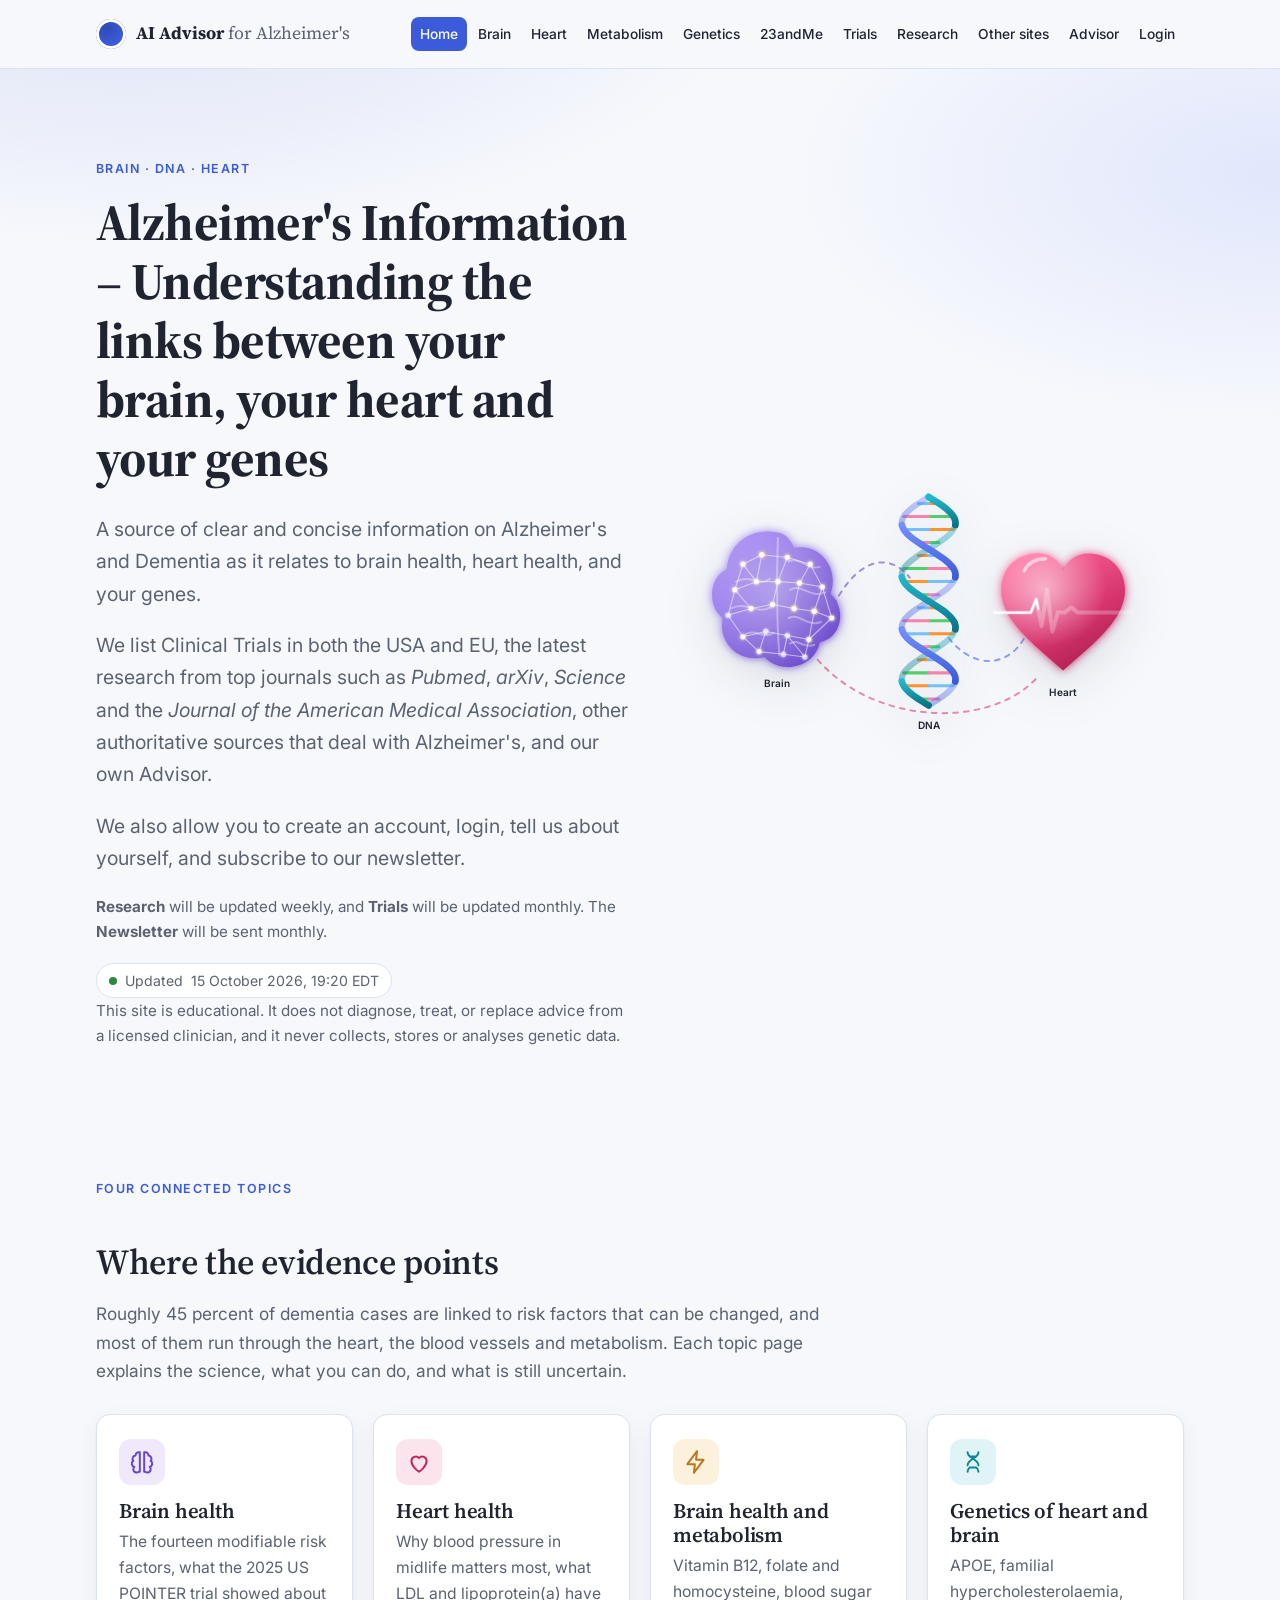
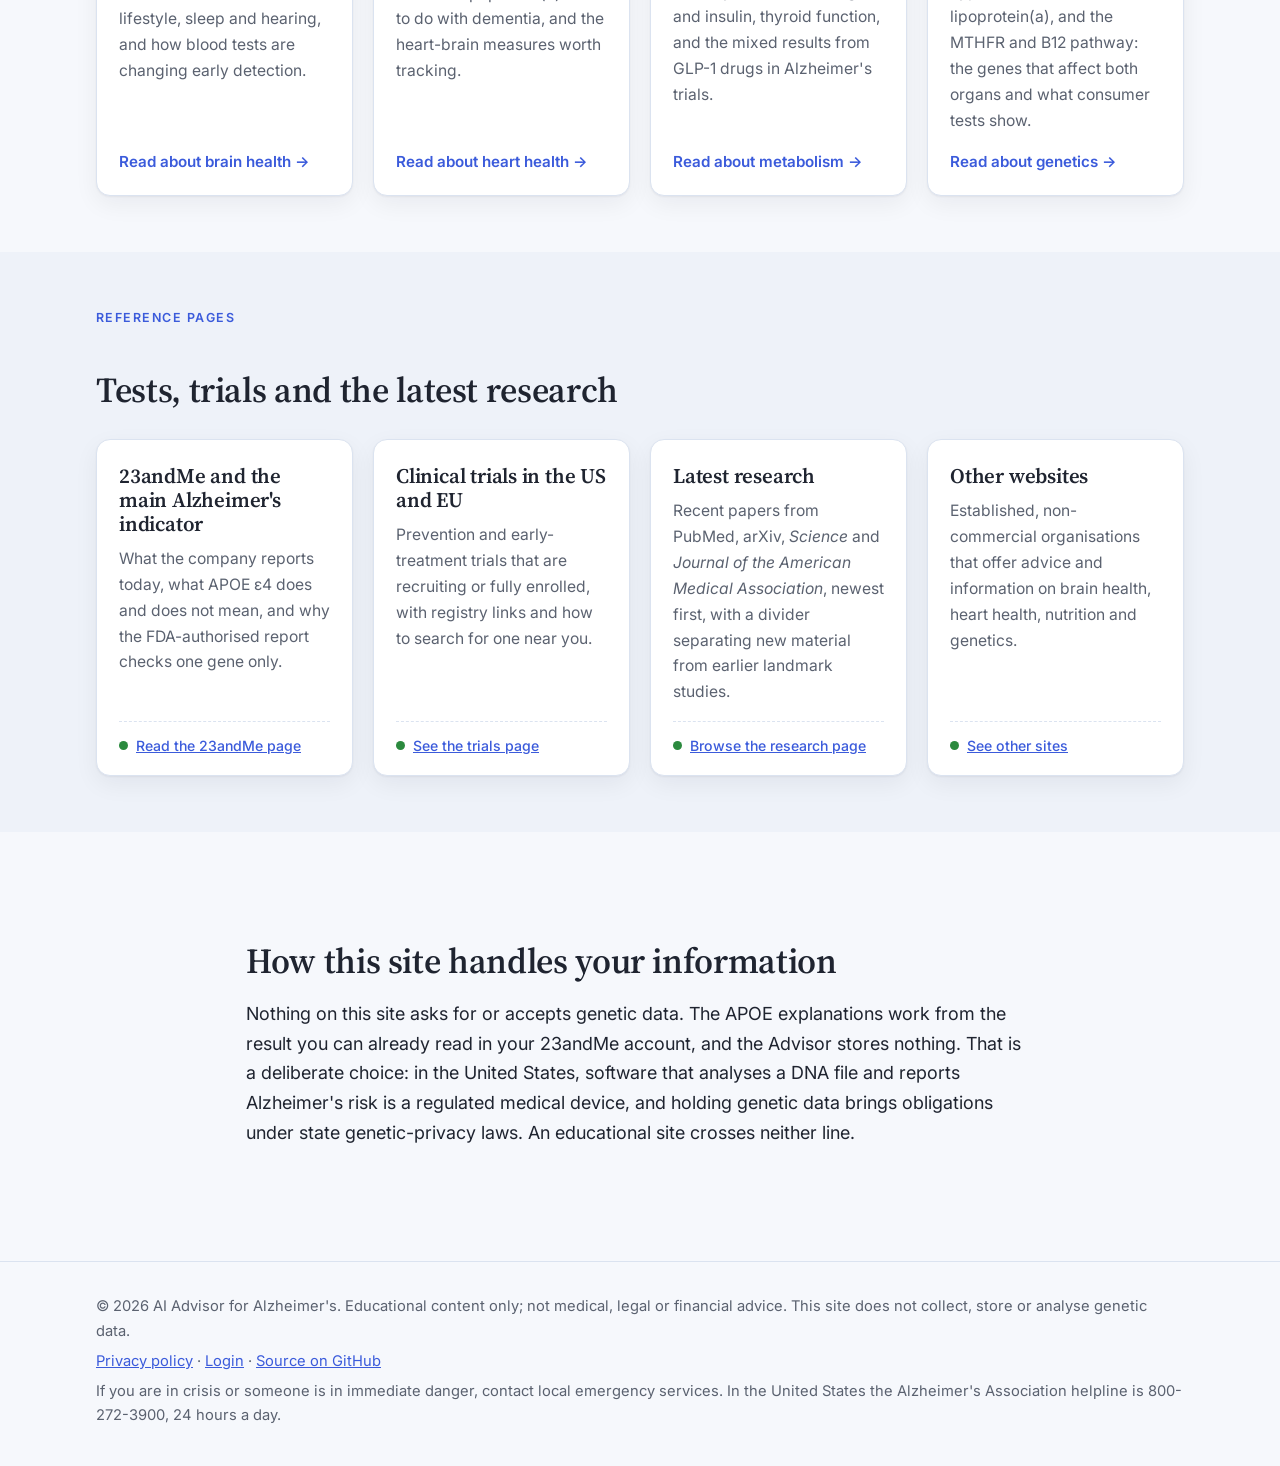
<file: index.html>
<!DOCTYPE html>
<html lang="en">
<head>
  <meta charset="UTF-8">
  <meta name="viewport" content="width=device-width, initial-scale=1.0">
  <title>Home · AI Advisor for Alzheimer's</title>
  <meta name="description" content="Plain-language guidance on brain health, heart health, metabolism and genetics, including what 23andMe can and cannot tell you about Alzheimer's risk, with trials and the latest research.">
  <link rel="preconnect" href="https://fonts.googleapis.com">
  <link rel="preconnect" href="https://fonts.gstatic.com" crossorigin>
  <link href="https://fonts.googleapis.com/css2?family=Source+Serif+4:opsz,wght@8..60,400;8..60,600;8..60,700&family=Inter:wght@400;500;600&display=swap" rel="stylesheet">
  <link rel="stylesheet" href="styles.css?v=20261015e">
  <link rel="icon" href="data:image/svg+xml,%3Csvg xmlns='http://www.w3.org/2000/svg' viewBox='0 0 64 64'%3E%3Ccircle cx='32' cy='32' r='30' fill='%233b5bdb'/%3E%3Cpath d='M20 40c0-10 6-16 12-16s12 6 12 16' stroke='white' stroke-width='5' fill='none' stroke-linecap='round'/%3E%3Ccircle cx='32' cy='22' r='4' fill='white'/%3E%3C/svg%3E">
</head>
<body>
  <a class="skip-link" href="#main">Skip to main content</a>
  <header class="site-header">
    <div class="container header-inner">
      <a class="brand" href="index.html" aria-label="AI Advisor for Alzheimer's home">
        <span class="brand-mark" aria-hidden="true"></span>
        <span class="brand-text">AI Advisor <span class="brand-light">for Alzheimer's</span></span>
      </a>
      <nav class="site-nav" aria-label="Primary">
        <button class="nav-toggle" aria-expanded="false" aria-controls="nav-list">Menu</button>
        <ul id="nav-list" class="nav-list">
          <li><a href="index.html" aria-current="page">Home</a></li>
          <li><a href="brain-health.html">Brain</a></li>
          <li><a href="heart-health.html">Heart</a></li>
          <li><a href="metabolism.html">Metabolism</a></li>
          <li><a href="genetic-heart-health.html">Genetics</a></li>
          <li><a href="23andme.html">23andMe</a></li>
          <li><a href="clinical-trials.html">Trials</a></li>
          <li><a href="research.html">Research</a></li>
          <li><a href="other-sites.html">Other sites</a></li>
          <li><a href="advisor.html">Advisor</a></li>
          <li><a href="login.html">Login</a></li>
        </ul>
      </nav>
    </div>
  </header>
  <main id="main">
    <section class="hero">
      <div class="container hero-grid">
        <div>
          <p class="eyebrow">Brain · DNA · Heart</p>
          <h1>Alzheimer's Information &ndash; Understanding the links between your brain, your heart and your genes</h1>
          <p class="lead">
            A source of clear and concise information on Alzheimer's and Dementia as it relates to brain health, heart health, and your genes.
          </p>
          <p class="lead">
            We list Clinical Trials in both the USA and EU, the latest research from top journals such as <em>Pubmed</em>, <em>arXiv</em>, <em>Science</em> and the <em>Journal of the American Medical Association</em>, other authoritative sources that deal with Alzheimer's, and our own Advisor.
          </p>
          <p class="lead">
            We also allow you to create an account, login, tell us about yourself, and subscribe to our newsletter.
          </p>
          <p class="hero-note"><strong>Research</strong> will be updated weekly, and <strong>Trials</strong> will be updated monthly. The <strong>Newsletter</strong> will be sent monthly.</p>
          <p class="updated">Updated <time datetime="2026-10-15T19:20-04:00">15 October 2026, 19:20 EDT</time></p>
          <p class="hero-note">
            This site is educational. It does not diagnose, treat, or replace advice from a licensed clinician,
            and it never collects, stores or analyses genetic data.
          </p>
        </div>
        <div aria-hidden="true">
          <svg class="hero-art" viewBox="0 0 760 420" xmlns="http://www.w3.org/2000/svg" role="img" aria-label="Animated illustration: a brain with neurons passing signals, a DNA double helix, and a beating heart with an ECG trace">
<defs>
  <linearGradient id="gBrain" x1="0" y1="0" x2="1" y2="1"><stop offset="0" stop-color="#b197fc"/><stop offset="1" stop-color="#5f3dc4"/></linearGradient>
  <radialGradient id="gBrainGlow" cx="0.5" cy="0.45" r="0.6"><stop offset="0" stop-color="#ffffff" stop-opacity="0.35"/><stop offset="1" stop-color="#ffffff" stop-opacity="0"/></radialGradient>
  <linearGradient id="gHeart" x1="0.2" y1="0" x2="0.8" y2="1"><stop offset="0" stop-color="#ff6b9d"/><stop offset="0.6" stop-color="#d6336c"/><stop offset="1" stop-color="#a61e4d"/></linearGradient>
  <radialGradient id="gHeartHi" cx="0.35" cy="0.3" r="0.5"><stop offset="0" stop-color="#ffffff" stop-opacity="0.55"/><stop offset="1" stop-color="#ffffff" stop-opacity="0"/></radialGradient>
  <linearGradient id="gS1" x1="0" y1="0" x2="0" y2="1"><stop offset="0" stop-color="#22b8cf"/><stop offset="1" stop-color="#0b7285"/></linearGradient>
  <linearGradient id="gS2" x1="0" y1="0" x2="0" y2="1"><stop offset="0" stop-color="#748ffc"/><stop offset="1" stop-color="#3b5bdb"/></linearGradient>
  <filter id="soft" x="-20%" y="-20%" width="140%" height="140%"><feGaussianBlur stdDeviation="6" result="b"/><feMerge><feMergeNode in="b"/><feMergeNode in="SourceGraphic"/></feMerge></filter>
  <filter id="glow" x="-50%" y="-50%" width="200%" height="200%"><feGaussianBlur stdDeviation="2.5" result="b"/><feMerge><feMergeNode in="b"/><feMergeNode in="SourceGraphic"/></feMerge></filter>
</defs>
<g class="flow-arcs" fill="none" stroke-width="3" stroke-linecap="round">
<path class="arc arc-a" d="M232,215 C270,130 320,120 352,160" stroke="#5f3dc4"/>
<path class="arc arc-b" d="M410,250 C450,300 500,290 522,250" stroke="#3b5bdb"/>
<path class="arc arc-c" d="M215,282 C300,380 470,385 540,310" stroke="#d6336c"/>
</g>
<g class="brain" transform="translate(20,70)">
<path d="M128,22 C92,18 62,42 60,78 C34,88 30,132 54,150 C46,186 78,218 116,208 C142,236 192,222 198,186 C232,180 238,134 214,114 C228,76 198,38 160,46 C152,26 140,22 128,22 Z" fill="url(#gBrain)" filter="url(#soft)"/>
<path d="M128,22 C92,18 62,42 60,78 C34,88 30,132 54,150 C46,186 78,218 116,208 C142,236 192,222 198,186 C232,180 238,134 214,114 C228,76 198,38 160,46 C152,26 140,22 128,22 Z" fill="url(#gBrainGlow)"/>
<path d="M136,30 C134,90 134,150 138,206" fill="none" stroke="#ffffff" stroke-width="3" opacity="0.35"/>
<path d="M74,96 C94,84 108,104 124,92 M66,136 C88,124 104,146 126,134 M86,176 C100,164 114,182 130,172 M152,66 C170,58 180,80 198,74 M154,108 C172,98 184,122 206,112 M152,150 C168,142 180,164 200,156 M154,188 C166,180 174,196 190,190" fill="none" stroke="#ffffff" stroke-width="3" stroke-linecap="round" opacity="0.35"/>
<g class="axons" fill="none" stroke="#ffffff" stroke-width="1.6" stroke-linecap="round" opacity="0.55">
<line x1="84" y1="70" x2="112" y2="56"/>
<line x1="84" y1="70" x2="72" y2="108"/>
<line x1="84" y1="70" x2="104" y2="96"/>
<line x1="112" y1="56" x2="150" y2="60"/>
<line x1="112" y1="56" x2="104" y2="96"/>
<line x1="150" y1="60" x2="184" y2="70"/>
<line x1="150" y1="60" x2="136" y2="96"/>
<line x1="184" y1="70" x2="168" y2="98"/>
<line x1="184" y1="70" x2="202" y2="104"/>
<line x1="72" y1="108" x2="104" y2="96"/>
<line x1="72" y1="108" x2="62" y2="146"/>
<line x1="72" y1="108" x2="96" y2="136"/>
<line x1="104" y1="96" x2="136" y2="96"/>
<line x1="136" y1="96" x2="168" y2="98"/>
<line x1="136" y1="96" x2="128" y2="130"/>
<line x1="168" y1="98" x2="202" y2="104"/>
<line x1="168" y1="98" x2="160" y2="136"/>
<line x1="202" y1="104" x2="190" y2="140"/>
<line x1="202" y1="104" x2="216" y2="150"/>
<line x1="62" y1="146" x2="96" y2="136"/>
<line x1="62" y1="146" x2="84" y2="178"/>
<line x1="96" y1="136" x2="128" y2="130"/>
<line x1="128" y1="130" x2="160" y2="136"/>
<line x1="160" y1="136" x2="190" y2="140"/>
<line x1="190" y1="140" x2="216" y2="150"/>
<line x1="190" y1="140" x2="182" y2="182"/>
<line x1="216" y1="150" x2="182" y2="182"/>
<line x1="84" y1="178" x2="118" y2="170"/>
<line x1="84" y1="178" x2="108" y2="200"/>
<line x1="118" y1="170" x2="150" y2="176"/>
<line x1="118" y1="170" x2="108" y2="200"/>
<line x1="150" y1="176" x2="182" y2="182"/>
<line x1="150" y1="176" x2="144" y2="204"/>
<line x1="150" y1="176" x2="176" y2="208"/>
<line x1="182" y1="182" x2="176" y2="208"/>
<line x1="108" y1="200" x2="144" y2="204"/>
<line x1="144" y1="204" x2="176" y2="208"/>
</g>
<g class="pulses">
<circle class="pulse" r="3.2" style="offset-path: path('M84,178 L62,146'); animation-duration:2.62s; animation-delay:-2.84s"/>
<circle class="pulse" r="3.2" style="offset-path: path('M72,108 L104,96'); animation-duration:2.65s; animation-delay:-0.19s"/>
<circle class="pulse" r="3.2" style="offset-path: path('M190,140 L182,182'); animation-duration:1.69s; animation-delay:-0.66s"/>
<circle class="pulse" r="3.2" style="offset-path: path('M112,56 L150,60'); animation-duration:1.84s; animation-delay:-1.26s"/>
<circle class="pulse" r="3.2" style="offset-path: path('M112,56 L104,96'); animation-duration:2.63s; animation-delay:-1.68s"/>
<circle class="pulse" r="3.2" style="offset-path: path('M150,60 L136,96'); animation-duration:1.79s; animation-delay:-1.71s"/>
<circle class="pulse" r="3.2" style="offset-path: path('M96,136 L72,108'); animation-duration:1.78s; animation-delay:-2.14s"/>
<circle class="pulse" r="3.2" style="offset-path: path('M202,104 L216,150'); animation-duration:2.71s; animation-delay:-1.49s"/>
<circle class="pulse" r="3.2" style="offset-path: path('M84,70 L72,108'); animation-duration:3.0s; animation-delay:-1.4s"/>
<circle class="pulse" r="3.2" style="offset-path: path('M168,98 L160,136'); animation-duration:2.25s; animation-delay:-0.75s"/>
<circle class="pulse" r="3.2" style="offset-path: path('M182,182 L150,176'); animation-duration:3.0s; animation-delay:-0.25s"/>
<circle class="pulse" r="3.2" style="offset-path: path('M108,200 L84,178'); animation-duration:2.49s; animation-delay:-1.03s"/>
<circle class="pulse" r="3.2" style="offset-path: path('M104,96 L84,70'); animation-duration:2.7s; animation-delay:-0.22s"/>
<circle class="pulse" r="3.2" style="offset-path: path('M136,96 L168,98'); animation-duration:1.9s; animation-delay:-1.03s"/>
<circle class="pulse" r="3.2" style="offset-path: path('M160,136 L190,140'); animation-duration:2.36s; animation-delay:-2.89s"/>
<circle class="pulse" r="3.2" style="offset-path: path('M216,150 L190,140'); animation-duration:2.6s; animation-delay:-2.37s"/>
<circle class="pulse" r="3.2" style="offset-path: path('M184,70 L168,98'); animation-duration:2.21s; animation-delay:-1.05s"/>
<circle class="pulse" r="3.2" style="offset-path: path('M128,130 L96,136'); animation-duration:3.03s; animation-delay:-0.21s"/>
<circle class="pulse" r="3.2" style="offset-path: path('M190,140 L202,104'); animation-duration:2.09s; animation-delay:-2.09s"/>
<circle class="pulse" r="3.2" style="offset-path: path('M160,136 L128,130'); animation-duration:2.92s; animation-delay:-0.93s"/>
</g>
<g class="neurons" filter="url(#glow)">
<circle class="neuron" cx="84" cy="70" r="4.2" style="animation-delay:-0.0s"/>
<circle class="neuron" cx="112" cy="56" r="4.2" style="animation-delay:-0.37s"/>
<circle class="neuron" cx="150" cy="60" r="4.2" style="animation-delay:-0.74s"/>
<circle class="neuron" cx="184" cy="70" r="4.2" style="animation-delay:-1.11s"/>
<circle class="neuron" cx="72" cy="108" r="4.2" style="animation-delay:-1.48s"/>
<circle class="neuron" cx="104" cy="96" r="4.2" style="animation-delay:-1.85s"/>
<circle class="neuron" cx="136" cy="96" r="4.2" style="animation-delay:-2.22s"/>
<circle class="neuron" cx="168" cy="98" r="4.2" style="animation-delay:-2.59s"/>
<circle class="neuron" cx="202" cy="104" r="4.2" style="animation-delay:-0.36s"/>
<circle class="neuron" cx="62" cy="146" r="4.2" style="animation-delay:-0.73s"/>
<circle class="neuron" cx="96" cy="136" r="4.2" style="animation-delay:-1.1s"/>
<circle class="neuron" cx="128" cy="130" r="4.2" style="animation-delay:-1.47s"/>
<circle class="neuron" cx="160" cy="136" r="4.2" style="animation-delay:-1.84s"/>
<circle class="neuron" cx="190" cy="140" r="4.2" style="animation-delay:-2.21s"/>
<circle class="neuron" cx="216" cy="150" r="4.2" style="animation-delay:-2.58s"/>
<circle class="neuron" cx="84" cy="178" r="4.2" style="animation-delay:-0.35s"/>
<circle class="neuron" cx="118" cy="170" r="4.2" style="animation-delay:-0.72s"/>
<circle class="neuron" cx="150" cy="176" r="4.2" style="animation-delay:-1.09s"/>
<circle class="neuron" cx="182" cy="182" r="4.2" style="animation-delay:-1.46s"/>
<circle class="neuron" cx="108" cy="200" r="4.2" style="animation-delay:-1.83s"/>
<circle class="neuron" cx="144" cy="204" r="4.2" style="animation-delay:-2.2s"/>
<circle class="neuron" cx="176" cy="208" r="4.2" style="animation-delay:-2.57s"/>
</g>
<text class="label" x="134" y="252" text-anchor="middle">Brain</text>
</g>
<g class="dna" transform="translate(330,40)">
<g class="rungs" stroke-width="4.5" stroke-linecap="round">
<g class="rung" style="animation-delay:-0.07s"><line x1="65.3" y1="9.7" x2="50.0" y2="9.7" stroke="#ff922b"/><line x1="50.0" y1="9.7" x2="34.7" y2="9.7" stroke="#74c0fc"/></g>
<g class="rung" style="animation-delay:-0.22s"><line x1="87.0" y1="29.1" x2="50.0" y2="29.1" stroke="#51cf66"/><line x1="50.0" y1="29.1" x2="13.0" y2="29.1" stroke="#f783ac"/></g>
<g class="rung" style="animation-delay:-0.38s"><line x1="87.0" y1="48.4" x2="50.0" y2="48.4" stroke="#ff922b"/><line x1="50.0" y1="48.4" x2="13.0" y2="48.4" stroke="#74c0fc"/></g>
<g class="rung" style="animation-delay:-0.53s"><line x1="65.3" y1="67.8" x2="50.0" y2="67.8" stroke="#51cf66"/><line x1="50.0" y1="67.8" x2="34.7" y2="67.8" stroke="#f783ac"/></g>
<g class="rung" style="animation-delay:-0.67s"><line x1="34.7" y1="87.2" x2="50.0" y2="87.2" stroke="#ff922b"/><line x1="50.0" y1="87.2" x2="65.3" y2="87.2" stroke="#74c0fc"/></g>
<g class="rung" style="animation-delay:-0.82s"><line x1="13.0" y1="106.6" x2="50.0" y2="106.6" stroke="#51cf66"/><line x1="50.0" y1="106.6" x2="87.0" y2="106.6" stroke="#f783ac"/></g>
<g class="rung" style="animation-delay:-0.97s"><line x1="13.0" y1="125.9" x2="50.0" y2="125.9" stroke="#ff922b"/><line x1="50.0" y1="125.9" x2="87.0" y2="125.9" stroke="#74c0fc"/></g>
<g class="rung" style="animation-delay:-1.12s"><line x1="34.7" y1="145.3" x2="50.0" y2="145.3" stroke="#51cf66"/><line x1="50.0" y1="145.3" x2="65.3" y2="145.3" stroke="#f783ac"/></g>
<g class="rung" style="animation-delay:-1.27s"><line x1="65.3" y1="164.7" x2="50.0" y2="164.7" stroke="#ff922b"/><line x1="50.0" y1="164.7" x2="34.7" y2="164.7" stroke="#74c0fc"/></g>
<g class="rung" style="animation-delay:-1.43s"><line x1="87.0" y1="184.1" x2="50.0" y2="184.1" stroke="#51cf66"/><line x1="50.0" y1="184.1" x2="13.0" y2="184.1" stroke="#f783ac"/></g>
<g class="rung" style="animation-delay:-1.57s"><line x1="87.0" y1="203.4" x2="50.0" y2="203.4" stroke="#ff922b"/><line x1="50.0" y1="203.4" x2="13.0" y2="203.4" stroke="#74c0fc"/></g>
<g class="rung" style="animation-delay:-1.72s"><line x1="65.3" y1="222.8" x2="50.0" y2="222.8" stroke="#51cf66"/><line x1="50.0" y1="222.8" x2="34.7" y2="222.8" stroke="#f783ac"/></g>
<g class="rung" style="animation-delay:-1.88s"><line x1="34.7" y1="242.2" x2="50.0" y2="242.2" stroke="#ff922b"/><line x1="50.0" y1="242.2" x2="65.3" y2="242.2" stroke="#74c0fc"/></g>
<g class="rung" style="animation-delay:-2.02s"><line x1="13.0" y1="261.6" x2="50.0" y2="261.6" stroke="#51cf66"/><line x1="50.0" y1="261.6" x2="87.0" y2="261.6" stroke="#f783ac"/></g>
<g class="rung" style="animation-delay:-2.17s"><line x1="13.0" y1="280.9" x2="50.0" y2="280.9" stroke="#ff922b"/><line x1="50.0" y1="280.9" x2="87.0" y2="280.9" stroke="#74c0fc"/></g>
<g class="rung" style="animation-delay:-2.32s"><line x1="34.7" y1="300.3" x2="50.0" y2="300.3" stroke="#51cf66"/><line x1="50.0" y1="300.3" x2="65.3" y2="300.3" stroke="#f783ac"/></g>
</g>
<path d="M89.7,42.0 L88.6,45.2 L87.0,48.4 L84.6,51.7 L81.7,54.9 L78.3,58.1 L74.4,61.4 L70.0,64.6 L65.3,67.8 L60.4,71.0 L55.2,74.3 L50.0,77.5 L44.8,80.7 L39.6,84.0 L34.7,87.2 L30.0,90.4 L25.6,93.6 L21.7,96.9 L18.3,100.1 L15.4,103.3 L13.0,106.6 L11.4,109.8 L10.3,113.0 L10.0,116.2 L10.3,119.5" fill="none" stroke="url(#gS1)" stroke-width="9" stroke-linecap="round" opacity="0.42"/>
<path d="M89.7,197.0 L88.6,200.2 L87.0,203.4 L84.6,206.7 L81.7,209.9 L78.3,213.1 L74.4,216.4 L70.0,219.6 L65.3,222.8 L60.4,226.0 L55.2,229.3 L50.0,232.5 L44.8,235.7 L39.6,239.0 L34.7,242.2 L30.0,245.4 L25.6,248.6 L21.7,251.9 L18.3,255.1 L15.4,258.3 L13.0,261.6 L11.4,264.8 L10.3,268.0 L10.0,271.2 L10.3,274.5" fill="none" stroke="url(#gS1)" stroke-width="9" stroke-linecap="round" opacity="0.42"/>
<path d="M50.0,0.0 L44.8,3.2 L39.6,6.5 L34.7,9.7 L30.0,12.9 L25.6,16.1 L21.7,19.4 L18.3,22.6 L15.4,25.8 L13.0,29.1 L11.4,32.3 L10.3,35.5 L10.0,38.8 L10.3,42.0" fill="none" stroke="url(#gS2)" stroke-width="9" stroke-linecap="round" opacity="0.42"/>
<path d="M89.7,119.5 L88.6,122.7 L87.0,125.9 L84.6,129.2 L81.7,132.4 L78.3,135.6 L74.4,138.9 L70.0,142.1 L65.3,145.3 L60.4,148.5 L55.2,151.8 L50.0,155.0 L44.8,158.2 L39.6,161.5 L34.7,164.7 L30.0,167.9 L25.6,171.1 L21.7,174.4 L18.3,177.6 L15.4,180.8 L13.0,184.1 L11.4,187.3 L10.3,190.5 L10.0,193.8 L10.3,197.0" fill="none" stroke="url(#gS2)" stroke-width="9" stroke-linecap="round" opacity="0.42"/>
<path d="M89.7,274.5 L88.6,277.7 L87.0,280.9 L84.6,284.2 L81.7,287.4 L78.3,290.6 L74.4,293.9 L70.0,297.1 L65.3,300.3 L60.4,303.5 L55.2,306.8 L50.0,310.0" fill="none" stroke="url(#gS2)" stroke-width="9" stroke-linecap="round" opacity="0.42"/>
<path d="M50.0,0.0 L55.2,3.2 L60.4,6.5 L65.3,9.7 L70.0,12.9 L74.4,16.1 L78.3,19.4 L81.7,22.6 L84.6,25.8 L87.0,29.1 L88.6,32.3 L89.7,35.5 L90.0,38.8 L89.7,42.0" fill="none" stroke="url(#gS1)" stroke-width="10" stroke-linecap="round"/>
<path d="M10.3,119.5 L11.4,122.7 L13.0,125.9 L15.4,129.2 L18.3,132.4 L21.7,135.6 L25.6,138.9 L30.0,142.1 L34.7,145.3 L39.6,148.5 L44.8,151.8 L50.0,155.0 L55.2,158.2 L60.4,161.5 L65.3,164.7 L70.0,167.9 L74.4,171.1 L78.3,174.4 L81.7,177.6 L84.6,180.8 L87.0,184.1 L88.6,187.3 L89.7,190.5 L90.0,193.8 L89.7,197.0" fill="none" stroke="url(#gS1)" stroke-width="10" stroke-linecap="round"/>
<path d="M10.3,274.5 L11.4,277.7 L13.0,280.9 L15.4,284.2 L18.3,287.4 L21.7,290.6 L25.6,293.9 L30.0,297.1 L34.7,300.3 L39.6,303.5 L44.8,306.8 L50.0,310.0" fill="none" stroke="url(#gS1)" stroke-width="10" stroke-linecap="round"/>
<path d="M10.3,42.0 L11.4,45.2 L13.0,48.4 L15.4,51.7 L18.3,54.9 L21.7,58.1 L25.6,61.4 L30.0,64.6 L34.7,67.8 L39.6,71.0 L44.8,74.3 L50.0,77.5 L55.2,80.7 L60.4,84.0 L65.3,87.2 L70.0,90.4 L74.4,93.6 L78.3,96.9 L81.7,100.1 L84.6,103.3 L87.0,106.6 L88.6,109.8 L89.7,113.0 L90.0,116.2 L89.7,119.5" fill="none" stroke="url(#gS2)" stroke-width="10" stroke-linecap="round"/>
<path d="M10.3,197.0 L11.4,200.2 L13.0,203.4 L15.4,206.7 L18.3,209.9 L21.7,213.1 L25.6,216.4 L30.0,219.6 L34.7,222.8 L39.6,226.0 L44.8,229.3 L50.0,232.5 L55.2,235.7 L60.4,239.0 L65.3,242.2 L70.0,245.4 L74.4,248.6 L78.3,251.9 L81.7,255.1 L84.6,258.3 L87.0,261.6 L88.6,264.8 L89.7,268.0 L90.0,271.2 L89.7,274.5" fill="none" stroke="url(#gS2)" stroke-width="10" stroke-linecap="round"/>
<text class="label" x="50" y="345" text-anchor="middle">DNA</text>
</g>
<g class="heart-wrap" transform="translate(470,80)">
<g class="heart">
<path d="M110,218 C62,176 18,142 18,98 C18,66 42,44 72,44 C90,44 104,54 110,70 C116,54 130,44 148,44 C178,44 202,66 202,98 C202,142 158,176 110,218 Z" fill="url(#gHeart)" filter="url(#soft)"/>
<path d="M110,218 C62,176 18,142 18,98 C18,66 42,44 72,44 C90,44 104,54 110,70 C116,54 130,44 148,44 C178,44 202,66 202,98 C202,142 158,176 110,218 Z" fill="url(#gHeartHi)"/>
<path d="M52,70 C58,58 70,52 84,52" fill="none" stroke="#ffffff" stroke-width="5" stroke-linecap="round" opacity="0.55"/>
</g>
<path class="ecg-shadow" d="M8,132 L52,132 L62,132 L70,112 L78,152 L86,98 L94,160 L102,132 L112,132 L122,124 L132,132 L212,132" fill="none" stroke="#ffffff" stroke-width="6" stroke-linecap="round" stroke-linejoin="round" opacity="0.25"/>
<path class="ecg" d="M8,132 L52,132 L62,132 L70,112 L78,152 L86,98 L94,160 L102,132 L112,132 L122,124 L132,132 L212,132" fill="none" stroke="#ffffff" stroke-width="3.5" stroke-linecap="round" stroke-linejoin="round"/>
<text class="label" x="110" y="256" text-anchor="middle">Heart</text>
</g>
</svg>
        </div>
      </div>
    </section>

    <section class="section">
      <div class="container">
        <div class="section-head">
          <p class="eyebrow">Four connected topics</p>
          <h2>Where the evidence points</h2>
          <p class="section-intro">
            Roughly 45 percent of dementia cases are linked to risk factors that can be changed, and most of them run through the heart,
            the blood vessels and metabolism. Each topic page explains the science, what you can do, and what is still uncertain.
          </p>
        </div>
        <div class="pillar-grid">
          <a class="pillar" href="brain-health.html">
            <div class="pillar-icon pi-brain" aria-hidden="true"><svg viewBox="0 0 24 24" fill="none" stroke="currentColor" stroke-width="1.8" stroke-linecap="round" stroke-linejoin="round"><path d="M9 3a3 3 0 0 0-3 3 3 3 0 0 0-2 5 3 3 0 0 0 1 5.5A3 3 0 0 0 9 21h1V3H9Z"/><path d="M15 3a3 3 0 0 1 3 3 3 3 0 0 1 2 5 3 3 0 0 1-1 5.5A3 3 0 0 1 15 21h-1V3h1Z"/></svg></div>
            <h3>Brain health</h3>
            <p>The fourteen modifiable risk factors, what the 2025 US POINTER trial showed about lifestyle, sleep and hearing, and how blood tests are changing early detection.</p>
            <span class="go">Read about brain health →</span>
          </a>
          <a class="pillar" href="heart-health.html">
            <div class="pillar-icon pi-heart" aria-hidden="true"><svg viewBox="0 0 24 24" fill="none" stroke="currentColor" stroke-width="1.8" stroke-linecap="round" stroke-linejoin="round"><path d="M12 21s-7-4.5-7-10a4 4 0 0 1 7-2.6A4 4 0 0 1 19 11c0 5.5-7 10-7 10Z"/></svg></div>
            <h3>Heart health</h3>
            <p>Why blood pressure in midlife matters most, what LDL and lipoprotein(a) have to do with dementia, and the heart-brain measures worth tracking.</p>
            <span class="go">Read about heart health →</span>
          </a>
          <a class="pillar" href="metabolism.html">
            <div class="pillar-icon pi-meta" aria-hidden="true"><svg viewBox="0 0 24 24" fill="none" stroke="currentColor" stroke-width="1.8" stroke-linecap="round" stroke-linejoin="round"><path d="M13 2 4 14h7l-1 8 9-12h-7l1-8Z"/></svg></div>
            <h3>Brain health and metabolism</h3>
            <p>Vitamin B12, folate and homocysteine, blood sugar and insulin, thyroid function, and the mixed results from GLP-1 drugs in Alzheimer's trials.</p>
            <span class="go">Read about metabolism →</span>
          </a>
          <a class="pillar" href="genetic-heart-health.html">
            <div class="pillar-icon pi-dna" aria-hidden="true"><svg viewBox="0 0 24 24" fill="none" stroke="currentColor" stroke-width="1.8" stroke-linecap="round" stroke-linejoin="round"><path d="M7 3c0 6 10 6 10 12M17 3c0 6-10 6-10 12M7 21c0-2 1-3 2-4M17 21c0-2-1-3-2-4M9 7h6M9 17h6"/></svg></div>
            <h3>Genetics of heart and brain</h3>
            <p>APOE, familial hypercholesterolaemia, lipoprotein(a), and the MTHFR and B12 pathway: the genes that affect both organs and what consumer tests show.</p>
            <span class="go">Read about genetics →</span>
          </a>
        </div>
      </div>
    </section>

    <section class="section section-alt">
      <div class="container">
        <div class="section-head">
          <p class="eyebrow">Reference pages</p>
          <h2>Tests, trials and the latest research</h2>
        </div>
        <div class="card-grid">
          <article class="card">
            <h3>23andMe and the main Alzheimer's indicator</h3>
            <p>What the company reports today, what APOE ε4 does and does not mean, and why the FDA-authorised report checks one gene only.</p>
            <p class="card-status status-available"><span class="dot"></span> <a href="23andme.html">Read the 23andMe page</a></p>
          </article>
          <article class="card">
            <h3>Clinical trials in the US and EU</h3>
            <p>Prevention and early-treatment trials that are recruiting or fully enrolled, with registry links and how to search for one near you.</p>
            <p class="card-status status-available"><span class="dot"></span> <a href="clinical-trials.html">See the trials page</a></p>
          </article>
          <article class="card">
            <h3>Latest research</h3>
            <p>Recent papers from PubMed, arXiv, <em>Science</em> and <em>Journal of the American Medical Association</em>, newest first, with a divider separating new material from earlier landmark studies.</p>
            <p class="card-status status-available"><span class="dot"></span> <a href="research.html">Browse the research page</a></p>
          </article>
          <article class="card">
            <h3>Other websites</h3>
            <p>Established, non-commercial organisations that offer advice and information on brain health, heart health, nutrition and genetics.</p>
            <p class="card-status status-available"><span class="dot"></span> <a href="other-sites.html">See other sites</a></p>
          </article>
        </div>
      </div>
    </section>

    <section class="section">
      <div class="container narrow prose">
        <h2>How this site handles your information</h2>
        <p>
          Nothing on this site asks for or accepts genetic data. The APOE explanations work from the result you can already read
          in your 23andMe account, and the Advisor stores nothing. That is a deliberate choice: in the United States, software that
          analyses a DNA file and reports Alzheimer's risk is a regulated medical device, and holding genetic data brings obligations
          under state genetic-privacy laws. An educational site crosses neither line.
        </p>
      </div>
    </section>
  </main>
  <footer class="site-footer">
    <div class="container footer-inner">
      <p>&copy; <span data-year></span> AI Advisor for Alzheimer's. Educational content only; not medical, legal or financial advice. This site does not collect, store or analyse genetic data.</p>
      <p><a href="privacy.html">Privacy policy</a> · <a href="login.html">Login</a> · <a href="https://github.com/kerschberg-lgtm/AI-Advisor-for-Alzheimers">Source on GitHub</a></p>
      <p>If you are in crisis or someone is in immediate danger, contact local emergency services. In the United States the Alzheimer's Association helpline is 800-272-3900, 24 hours a day.</p>
    </div>
  </footer>
  <script src="script.js"></script>
</body>
</html>
</file>
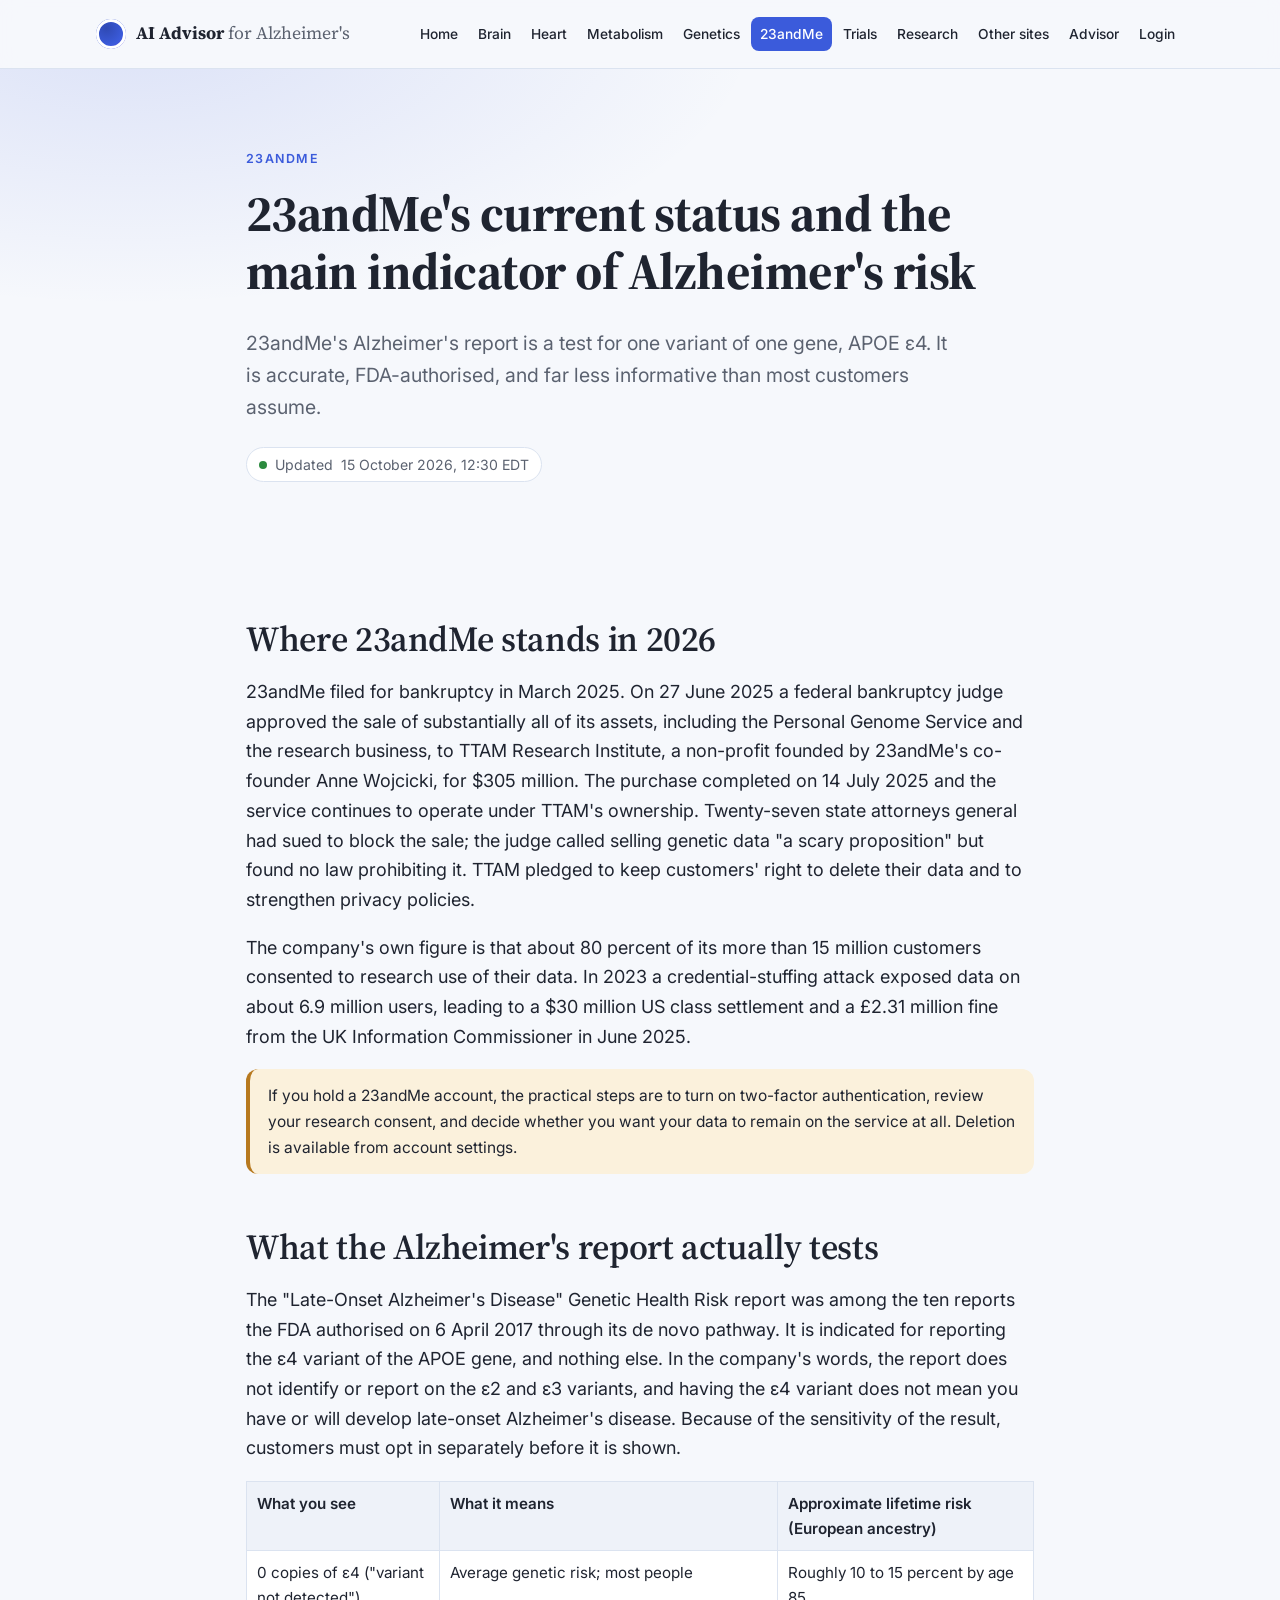
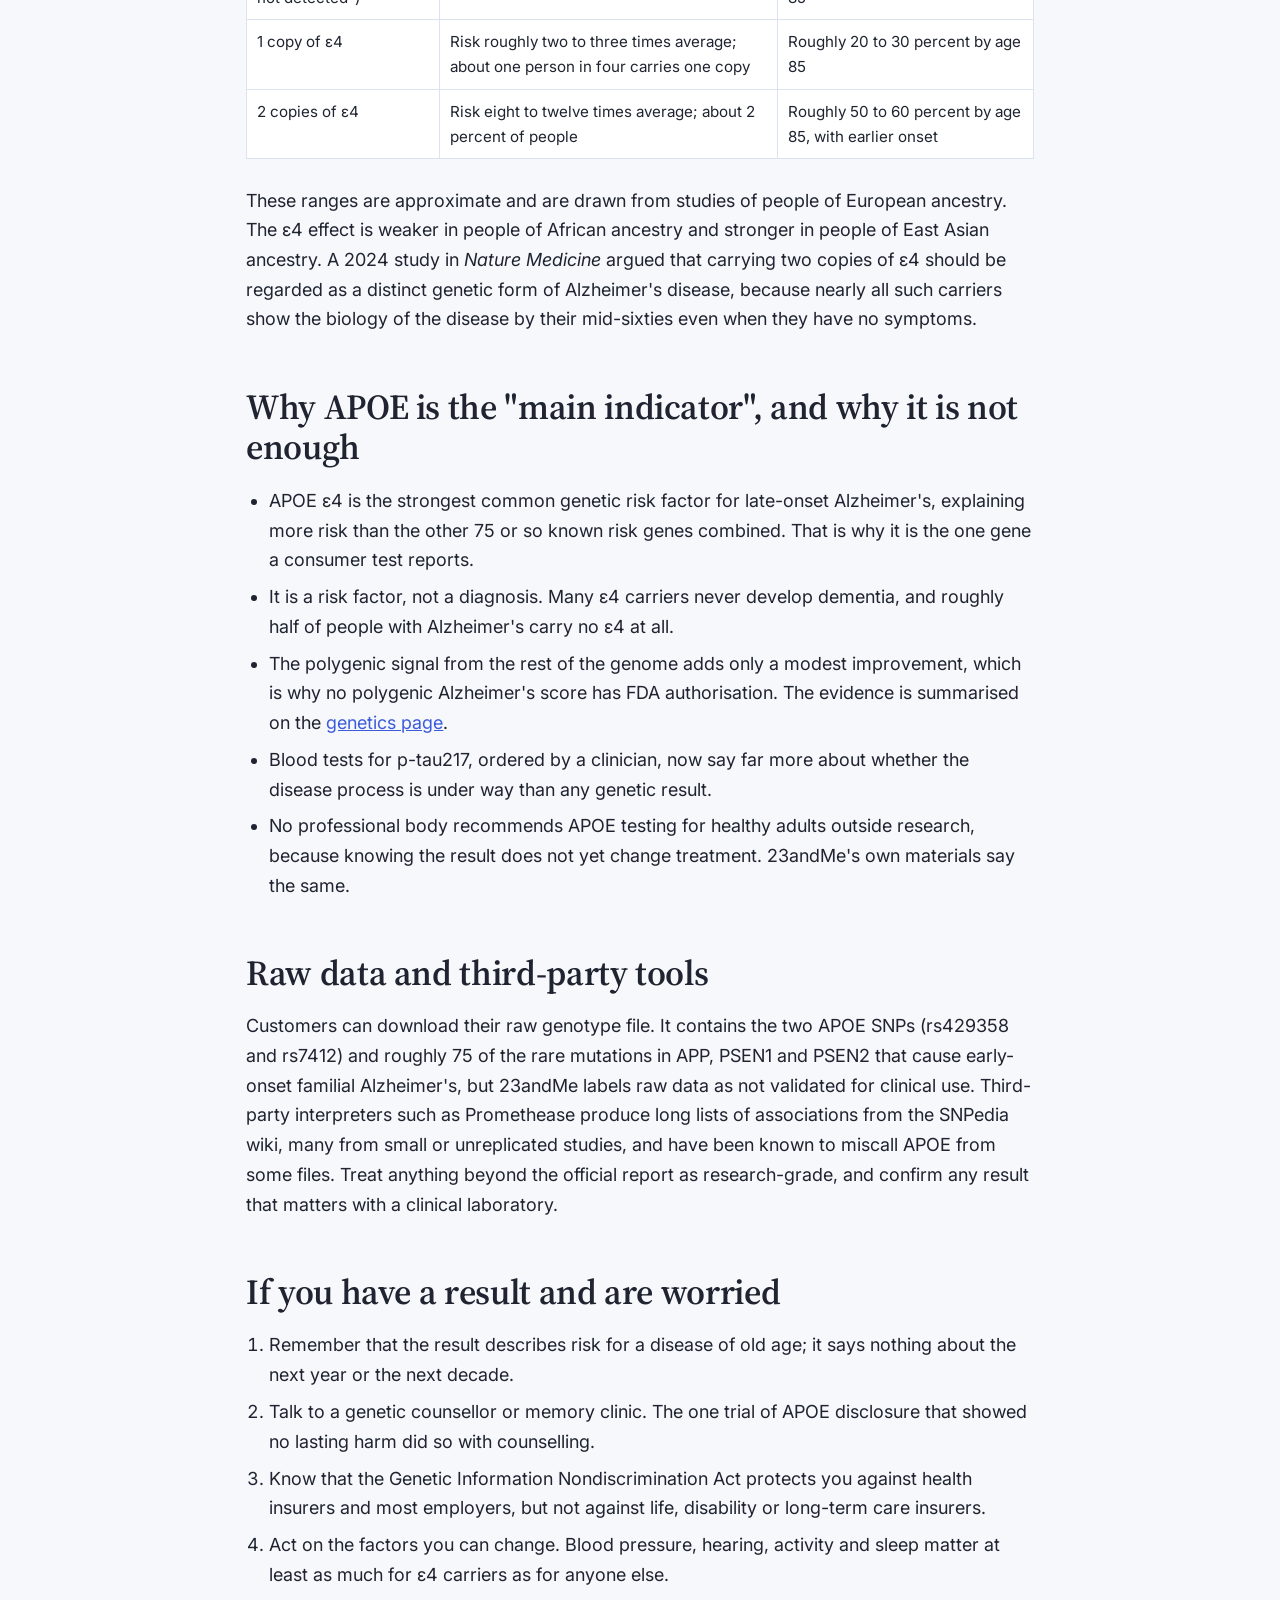
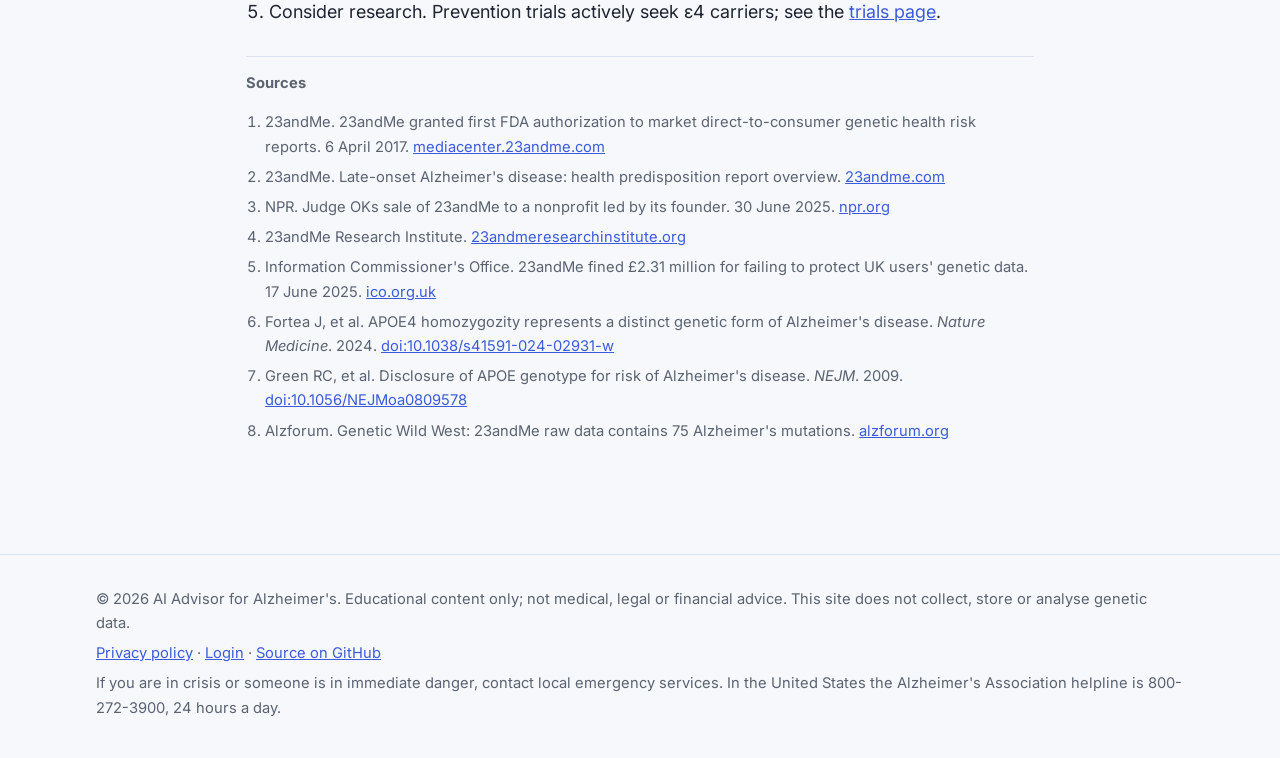
<file: 23andme.html>
<!DOCTYPE html>
<html lang="en">
<head>
  <meta charset="UTF-8">
  <meta name="viewport" content="width=device-width, initial-scale=1.0">
  <title>23andMe and the main Alzheimer's indicator · AI Advisor for Alzheimer's</title>
  <meta name="description" content="What 23andMe reports about Alzheimer's today, what the APOE ε4 result means, its limits, and the company's current ownership.">
  <link rel="preconnect" href="https://fonts.googleapis.com">
  <link rel="preconnect" href="https://fonts.gstatic.com" crossorigin>
  <link href="https://fonts.googleapis.com/css2?family=Source+Serif+4:opsz,wght@8..60,400;8..60,600;8..60,700&family=Inter:wght@400;500;600&display=swap" rel="stylesheet">
  <link rel="stylesheet" href="styles.css?v=20261015e">
  <link rel="icon" href="data:image/svg+xml,%3Csvg xmlns='http://www.w3.org/2000/svg' viewBox='0 0 64 64'%3E%3Ccircle cx='32' cy='32' r='30' fill='%233b5bdb'/%3E%3Cpath d='M20 40c0-10 6-16 12-16s12 6 12 16' stroke='white' stroke-width='5' fill='none' stroke-linecap='round'/%3E%3Ccircle cx='32' cy='22' r='4' fill='white'/%3E%3C/svg%3E">
</head>
<body>
  <a class="skip-link" href="#main">Skip to main content</a>
  <header class="site-header">
    <div class="container header-inner">
      <a class="brand" href="index.html" aria-label="AI Advisor for Alzheimer's home">
        <span class="brand-mark" aria-hidden="true"></span>
        <span class="brand-text">AI Advisor <span class="brand-light">for Alzheimer's</span></span>
      </a>
      <nav class="site-nav" aria-label="Primary">
        <button class="nav-toggle" aria-expanded="false" aria-controls="nav-list">Menu</button>
        <ul id="nav-list" class="nav-list">
          <li><a href="index.html">Home</a></li>
          <li><a href="brain-health.html">Brain</a></li>
          <li><a href="heart-health.html">Heart</a></li>
          <li><a href="metabolism.html">Metabolism</a></li>
          <li><a href="genetic-heart-health.html">Genetics</a></li>
          <li><a href="23andme.html" aria-current="page">23andMe</a></li>
          <li><a href="clinical-trials.html">Trials</a></li>
          <li><a href="research.html">Research</a></li>
          <li><a href="other-sites.html">Other sites</a></li>
          <li><a href="advisor.html">Advisor</a></li>
          <li><a href="login.html">Login</a></li>
        </ul>
      </nav>
    </div>
  </header>
  <main id="main">
    <section class="page-head">
      <div class="container narrow">
        <p class="eyebrow">23andMe</p>
        <h1>23andMe's current status and the main indicator of Alzheimer's risk</h1>
        <p class="lead">23andMe's Alzheimer's report is a test for one variant of one gene, APOE ε4. It is accurate, FDA-authorised, and far less informative than most customers assume.</p>
        <p class="updated">Updated <time datetime="2026-10-15T12:30-04:00">15 October 2026, 12:30 EDT</time></p>
      </div>
    </section>
    <section class="section">
      <div class="container narrow prose">
        <h2>Where 23andMe stands in 2026</h2>
        <p>
          23andMe filed for bankruptcy in March 2025. On 27 June 2025 a federal bankruptcy judge approved the sale of substantially all of its assets,
          including the Personal Genome Service and the research business, to TTAM Research Institute, a non-profit founded by 23andMe's co-founder
          Anne Wojcicki, for $305 million. The purchase completed on 14 July 2025 and the service continues to operate under TTAM's ownership.
          Twenty-seven state attorneys general had sued to block the sale; the judge called selling genetic data "a scary proposition" but found no law
          prohibiting it. TTAM pledged to keep customers' right to delete their data and to strengthen privacy policies.
        </p>
        <p>
          The company's own figure is that about 80 percent of its more than 15 million customers consented to research use of their data. In 2023
          a credential-stuffing attack exposed data on about 6.9 million users, leading to a $30 million US class settlement and a £2.31 million fine
          from the UK Information Commissioner in June 2025.
        </p>
        <p class="note">If you hold a 23andMe account, the practical steps are to turn on two-factor authentication, review your research consent, and
          decide whether you want your data to remain on the service at all. Deletion is available from account settings.</p>

        <h2>What the Alzheimer's report actually tests</h2>
        <p>
          The "Late-Onset Alzheimer's Disease" Genetic Health Risk report was among the ten reports the FDA authorised on 6 April 2017 through its
          de novo pathway. It is indicated for reporting the ε4 variant of the APOE gene, and nothing else. In the company's words, the report does
          not identify or report on the ε2 and ε3 variants, and having the ε4 variant does not mean you have or will develop late-onset Alzheimer's
          disease. Because of the sensitivity of the result, customers must opt in separately before it is shown.
        </p>
        <div class="table-wrap">
        <table>
          <thead><tr><th>What you see</th><th>What it means</th><th>Approximate lifetime risk (European ancestry)</th></tr></thead>
          <tbody>
            <tr><td>0 copies of ε4 ("variant not detected")</td><td>Average genetic risk; most people</td><td>Roughly 10 to 15 percent by age 85</td></tr>
            <tr><td>1 copy of ε4</td><td>Risk roughly two to three times average; about one person in four carries one copy</td><td>Roughly 20 to 30 percent by age 85</td></tr>
            <tr><td>2 copies of ε4</td><td>Risk eight to twelve times average; about 2 percent of people</td><td>Roughly 50 to 60 percent by age 85, with earlier onset</td></tr>
          </tbody>
        </table>
        </div>
        <p>
          These ranges are approximate and are drawn from studies of people of European ancestry. The ε4 effect is weaker in people of African
          ancestry and stronger in people of East Asian ancestry. A 2024 study in <em>Nature Medicine</em> argued that carrying two copies of ε4
          should be regarded as a distinct genetic form of Alzheimer's disease, because nearly all such carriers show the biology of the disease
          by their mid-sixties even when they have no symptoms.
        </p>

        <h2>Why APOE is the "main indicator", and why it is not enough</h2>
        <ul>
          <li>APOE ε4 is the strongest common genetic risk factor for late-onset Alzheimer's, explaining more risk than the other 75 or so known
            risk genes combined. That is why it is the one gene a consumer test reports.</li>
          <li>It is a risk factor, not a diagnosis. Many ε4 carriers never develop dementia, and roughly half of people with Alzheimer's carry no ε4 at all.</li>
          <li>The polygenic signal from the rest of the genome adds only a modest improvement, which is why no polygenic Alzheimer's score has FDA
            authorisation. The evidence is summarised on the <a href="genetic-heart-health.html">genetics page</a>.</li>
          <li>Blood tests for p-tau217, ordered by a clinician, now say far more about whether the disease process is under way than any genetic result.</li>
          <li>No professional body recommends APOE testing for healthy adults outside research, because knowing the result does not yet change
            treatment. 23andMe's own materials say the same.</li>
        </ul>

        <h2>Raw data and third-party tools</h2>
        <p>
          Customers can download their raw genotype file. It contains the two APOE SNPs (rs429358 and rs7412) and roughly 75 of the rare mutations
          in APP, PSEN1 and PSEN2 that cause early-onset familial Alzheimer's, but 23andMe labels raw data as not validated for clinical use. Third-party
          interpreters such as Promethease produce long lists of associations from the SNPedia wiki, many from small or unreplicated studies, and have
          been known to miscall APOE from some files. Treat anything beyond the official report as research-grade, and confirm any result that matters
          with a clinical laboratory.
        </p>

        <h2>If you have a result and are worried</h2>
        <ol>
          <li>Remember that the result describes risk for a disease of old age; it says nothing about the next year or the next decade.</li>
          <li>Talk to a genetic counsellor or memory clinic. The one trial of APOE disclosure that showed no lasting harm did so with counselling.</li>
          <li>Know that the Genetic Information Nondiscrimination Act protects you against health insurers and most employers, but not against life,
            disability or long-term care insurers.</li>
          <li>Act on the factors you can change. Blood pressure, hearing, activity and sleep matter at least as much for ε4 carriers as for anyone else.</li>
          <li>Consider research. Prevention trials actively seek ε4 carriers; see the <a href="clinical-trials.html">trials page</a>.</li>
        </ol>

        <div class="sources">
          <strong>Sources</strong>
          <ol>
            <li>23andMe. 23andMe granted first FDA authorization to market direct-to-consumer genetic health risk reports. 6 April 2017. <a href="https://mediacenter.23andme.com/press-releases/23andme-inc-granted-first-fda-authorization-market-direct-consumer-genetic-health-risk-reports/">mediacenter.23andme.com</a></li>
            <li>23andMe. Late-onset Alzheimer's disease: health predisposition report overview. <a href="https://www.23andme.com/topics/health-predispositions/late-onset-alzheimers/">23andme.com</a></li>
            <li>NPR. Judge OKs sale of 23andMe to a nonprofit led by its founder. 30 June 2025. <a href="https://www.npr.org/2025/06/30/nx-s1-5451398/23andme-sale-approved-dna-data">npr.org</a></li>
            <li>23andMe Research Institute. <a href="https://www.23andmeresearchinstitute.org/">23andmeresearchinstitute.org</a></li>
            <li>Information Commissioner's Office. 23andMe fined £2.31 million for failing to protect UK users' genetic data. 17 June 2025. <a href="https://ico.org.uk/about-the-ico/media-centre/news-and-blogs/2025/06/23andme-fined-for-failing-to-protect-uk-users-genetic-data/">ico.org.uk</a></li>
            <li>Fortea J, et al. APOE4 homozygozity represents a distinct genetic form of Alzheimer's disease. <em>Nature Medicine</em>. 2024. <a href="https://doi.org/10.1038/s41591-024-02931-w">doi:10.1038/s41591-024-02931-w</a></li>
            <li>Green RC, et al. Disclosure of APOE genotype for risk of Alzheimer's disease. <em>NEJM</em>. 2009. <a href="https://doi.org/10.1056/NEJMoa0809578">doi:10.1056/NEJMoa0809578</a></li>
            <li>Alzforum. Genetic Wild West: 23andMe raw data contains 75 Alzheimer's mutations. <a href="https://alzforum.org/node/857966">alzforum.org</a></li>
          </ol>
        </div>
      </div>
    </section>
  </main>
  <footer class="site-footer">
    <div class="container footer-inner">
      <p>&copy; <span data-year></span> AI Advisor for Alzheimer's. Educational content only; not medical, legal or financial advice. This site does not collect, store or analyse genetic data.</p>
      <p><a href="privacy.html">Privacy policy</a> · <a href="login.html">Login</a> · <a href="https://github.com/kerschberg-lgtm/AI-Advisor-for-Alzheimers">Source on GitHub</a></p>
      <p>If you are in crisis or someone is in immediate danger, contact local emergency services. In the United States the Alzheimer's Association helpline is 800-272-3900, 24 hours a day.</p>
    </div>
  </footer>
  <script src="script.js"></script>
</body>
</html>
</file>
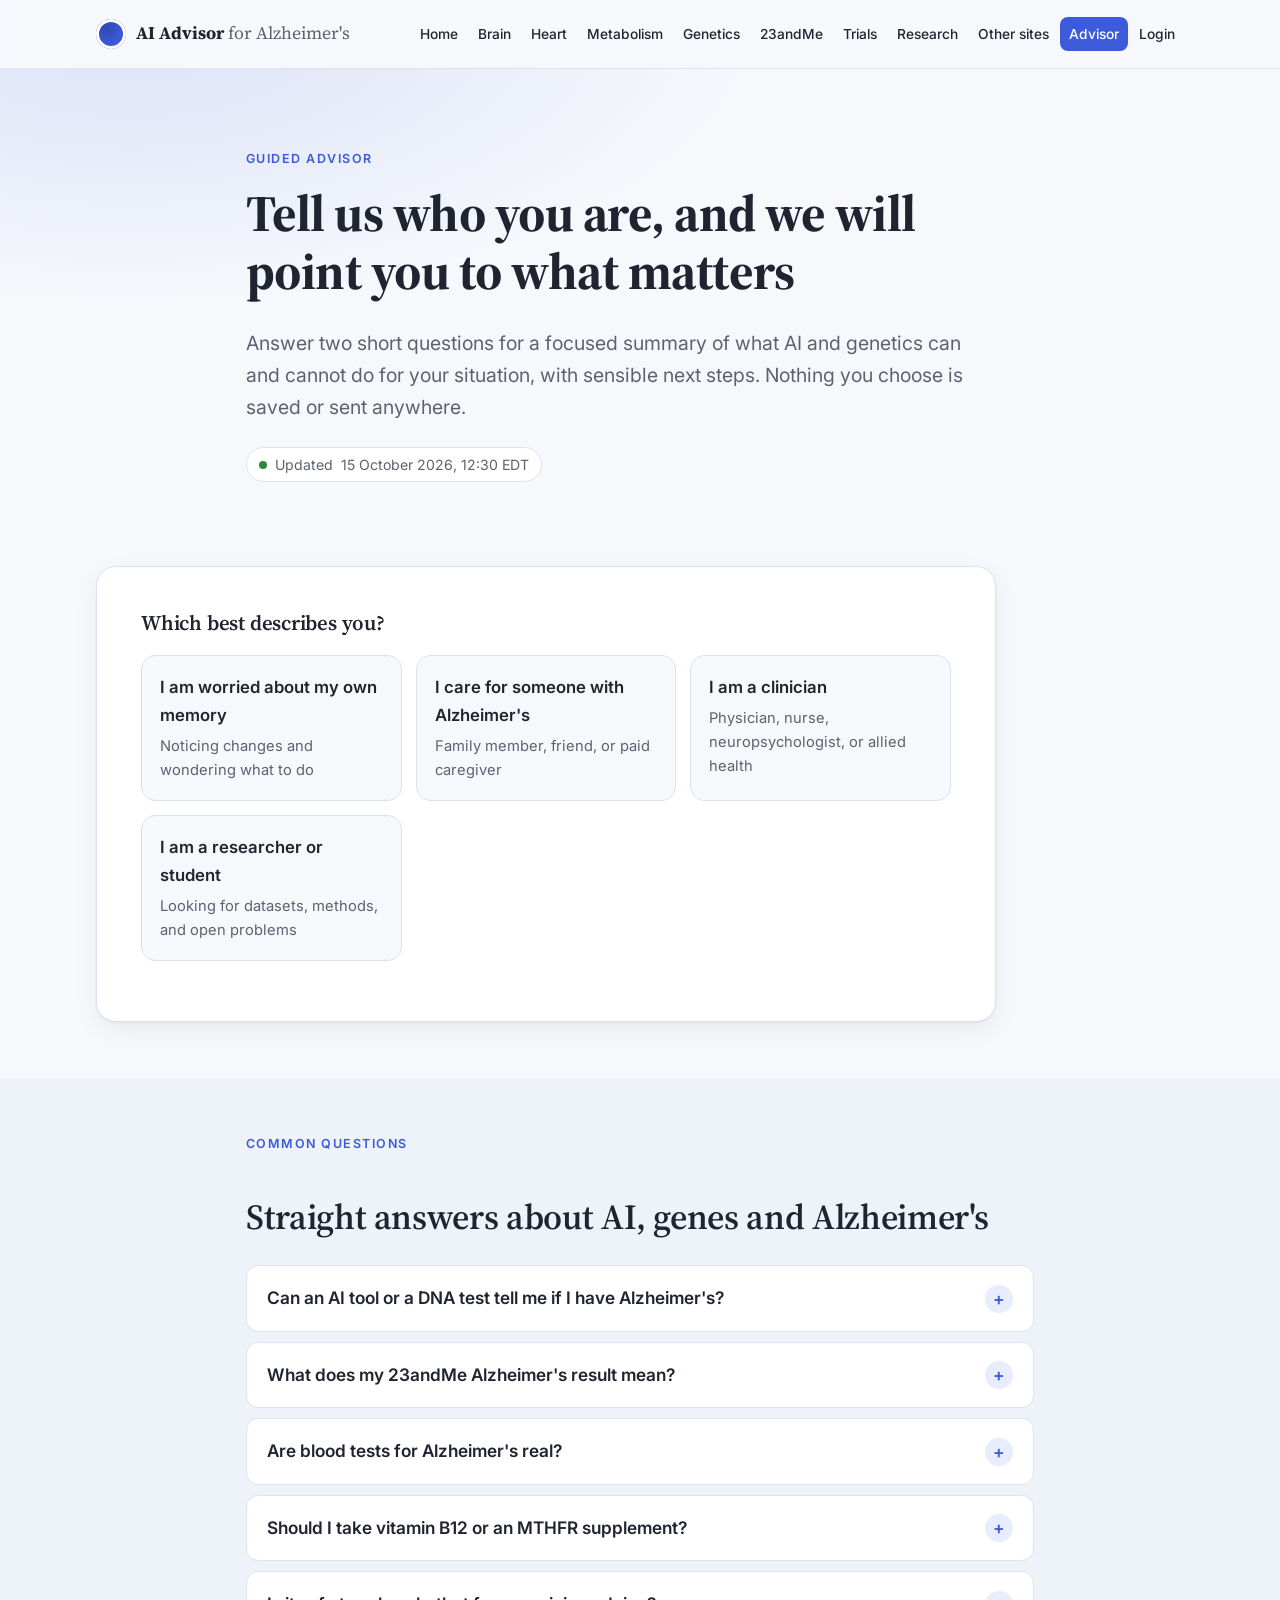
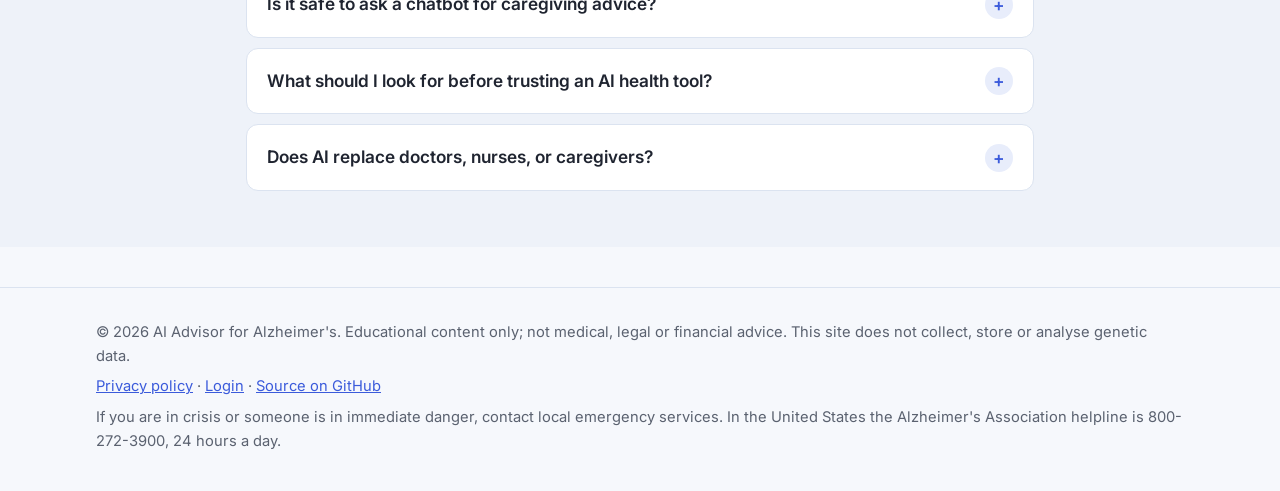
<file: advisor.html>
<!DOCTYPE html>
<html lang="en">
<head>
  <meta charset="UTF-8">
  <meta name="viewport" content="width=device-width, initial-scale=1.0">
  <title>Advisor · AI Advisor for Alzheimer's</title>
  <meta name="description" content="A two-question guided advisor for people worried about their memory, caregivers, clinicians and researchers, plus straight answers to common questions.">
  <link rel="preconnect" href="https://fonts.googleapis.com">
  <link rel="preconnect" href="https://fonts.gstatic.com" crossorigin>
  <link href="https://fonts.googleapis.com/css2?family=Source+Serif+4:opsz,wght@8..60,400;8..60,600;8..60,700&family=Inter:wght@400;500;600&display=swap" rel="stylesheet">
  <link rel="stylesheet" href="styles.css?v=20261015e">
  <link rel="icon" href="data:image/svg+xml,%3Csvg xmlns='http://www.w3.org/2000/svg' viewBox='0 0 64 64'%3E%3Ccircle cx='32' cy='32' r='30' fill='%233b5bdb'/%3E%3Cpath d='M20 40c0-10 6-16 12-16s12 6 12 16' stroke='white' stroke-width='5' fill='none' stroke-linecap='round'/%3E%3Ccircle cx='32' cy='22' r='4' fill='white'/%3E%3C/svg%3E">
</head>
<body>
  <a class="skip-link" href="#main">Skip to main content</a>
  <header class="site-header">
    <div class="container header-inner">
      <a class="brand" href="index.html" aria-label="AI Advisor for Alzheimer's home">
        <span class="brand-mark" aria-hidden="true"></span>
        <span class="brand-text">AI Advisor <span class="brand-light">for Alzheimer's</span></span>
      </a>
      <nav class="site-nav" aria-label="Primary">
        <button class="nav-toggle" aria-expanded="false" aria-controls="nav-list">Menu</button>
        <ul id="nav-list" class="nav-list">
          <li><a href="index.html">Home</a></li>
          <li><a href="brain-health.html">Brain</a></li>
          <li><a href="heart-health.html">Heart</a></li>
          <li><a href="metabolism.html">Metabolism</a></li>
          <li><a href="genetic-heart-health.html">Genetics</a></li>
          <li><a href="23andme.html">23andMe</a></li>
          <li><a href="clinical-trials.html">Trials</a></li>
          <li><a href="research.html">Research</a></li>
          <li><a href="other-sites.html">Other sites</a></li>
          <li><a href="advisor.html" aria-current="page">Advisor</a></li>
          <li><a href="login.html">Login</a></li>
        </ul>
      </nav>
    </div>
  </header>
  <main id="main">
    <section class="page-head">
      <div class="container narrow">
        <p class="eyebrow">Guided advisor</p>
        <h1>Tell us who you are, and we will point you to what matters</h1>
        <p class="lead">Answer two short questions for a focused summary of what AI and genetics can and cannot do for your situation, with sensible next steps. Nothing you choose is saved or sent anywhere.</p>
        <p class="updated">Updated <time datetime="2026-10-15T12:30-04:00">15 October 2026, 12:30 EDT</time></p>
      </div>
    </section>
    <section class="section">
      <div class="container">
        <div class="advisor" data-advisor>
          <div class="advisor-step" data-step="1">
            <h3 class="advisor-question">Which best describes you?</h3>
            <div class="choice-grid" role="group" aria-label="Your role">
              <button class="choice" data-role="worried"><span class="choice-title">I am worried about my own memory</span><span class="choice-sub">Noticing changes and wondering what to do</span></button>
              <button class="choice" data-role="family"><span class="choice-title">I care for someone with Alzheimer's</span><span class="choice-sub">Family member, friend, or paid caregiver</span></button>
              <button class="choice" data-role="clinician"><span class="choice-title">I am a clinician</span><span class="choice-sub">Physician, nurse, neuropsychologist, or allied health</span></button>
              <button class="choice" data-role="researcher"><span class="choice-title">I am a researcher or student</span><span class="choice-sub">Looking for datasets, methods, and open problems</span></button>
            </div>
          </div>
          <div class="advisor-step" data-step="2" hidden>
            <h3 class="advisor-question">What are you most interested in right now?</h3>
            <div class="choice-grid" role="group" aria-label="Your interest"></div>
            <button class="btn btn-link" data-back>← Back</button>
          </div>
          <div class="advisor-step advisor-result" data-step="3" hidden aria-live="polite">
            <div class="result-card">
              <p class="eyebrow" data-result-eyebrow></p>
              <h3 data-result-title></h3>
              <div data-result-body></div>
              <div class="result-actions">
                <button class="btn btn-secondary" data-restart>Start over</button>
                <a class="btn btn-link" href="other-sites.html">See other websites</a>
              </div>
            </div>
          </div>
        </div>
      </div>
    </section>

    <section class="section section-alt">
      <div class="container narrow">
        <div class="section-head">
          <p class="eyebrow">Common questions</p>
          <h2>Straight answers about AI, genes and Alzheimer's</h2>
        </div>
        <div class="faq-list">
          <details class="faq-item"><summary>Can an AI tool or a DNA test tell me if I have Alzheimer's?</summary><div class="faq-body"><p>No. A genetic result estimates lifetime risk, and some AI tools flag patterns worth a closer look, but a diagnosis requires a clinician who examines you and orders tests such as cognitive assessments, blood biomarkers, brain imaging or spinal fluid analysis. Treat any app or website that claims to diagnose Alzheimer's on its own with caution.</p></div></details>
          <details class="faq-item"><summary>What does my 23andMe Alzheimer's result mean?</summary><div class="faq-body"><p>It tells you how many copies of the APOE ε4 variant you carry, and nothing else. One copy roughly doubles or triples average risk; two copies raise it much more. It is not a diagnosis, roughly half of people with Alzheimer's carry no ε4, and the risk estimates are least accurate outside European ancestry. The <a href="23andme.html">23andMe page</a> explains the detail.</p></div></details>
          <details class="faq-item"><summary>Are blood tests for Alzheimer's real?</summary><div class="faq-body"><p>Yes. Tests that measure p-tau217 are now used by specialists and predict who will progress to cognitive impairment. They are ordered by clinicians, not sold to consumers, and they measure the disease process directly, which is why they now say more than any genetic result.</p></div></details>
          <details class="faq-item"><summary>Should I take vitamin B12 or an MTHFR supplement?</summary><div class="faq-body"><p>If a blood test shows low B12 or high homocysteine, treating it is worthwhile and may slow brain atrophy. A genetic MTHFR result on its own does not call for treatment. See the <a href="metabolism.html">metabolism page</a>.</p></div></details>
          <details class="faq-item"><summary>Is it safe to ask a chatbot for caregiving advice?</summary><div class="faq-body"><p>For general questions, such as how to respond to repeated questions or make a home safer, chatbots can be a helpful starting point. They can also be confidently wrong. Use them to prepare questions for a professional, and never share another person's private health information with a tool whose privacy policy you have not read.</p></div></details>
          <details class="faq-item"><summary>What should I look for before trusting an AI health tool?</summary><div class="faq-body"><ul><li>Has it been tested in peer-reviewed studies with people like you?</li><li>Is it cleared or approved by a regulator such as the FDA, or is it "wellness" only?</li><li>Does it explain its limits and tell you when to see a professional?</li><li>What does it do with your data, and can you delete it?</li><li>Does your clinician recognise it or recommend it?</li></ul></div></details>
          <details class="faq-item"><summary>Does AI replace doctors, nurses, or caregivers?</summary><div class="faq-body"><p>No. The most useful AI in Alzheimer's care works alongside people: it reads scans so radiologists can focus on hard cases, drafts care plans that nurses refine, and handles reminders so caregivers have more energy for connection.</p></div></details>
        </div>
      </div>
    </section>
  </main>
  <footer class="site-footer">
    <div class="container footer-inner">
      <p>&copy; <span data-year></span> AI Advisor for Alzheimer's. Educational content only; not medical, legal or financial advice. This site does not collect, store or analyse genetic data.</p>
      <p><a href="privacy.html">Privacy policy</a> · <a href="login.html">Login</a> · <a href="https://github.com/kerschberg-lgtm/AI-Advisor-for-Alzheimers">Source on GitHub</a></p>
      <p>If you are in crisis or someone is in immediate danger, contact local emergency services. In the United States the Alzheimer's Association helpline is 800-272-3900, 24 hours a day.</p>
    </div>
  </footer>
  <script src="script.js"></script>
</body>
</html>
</file>
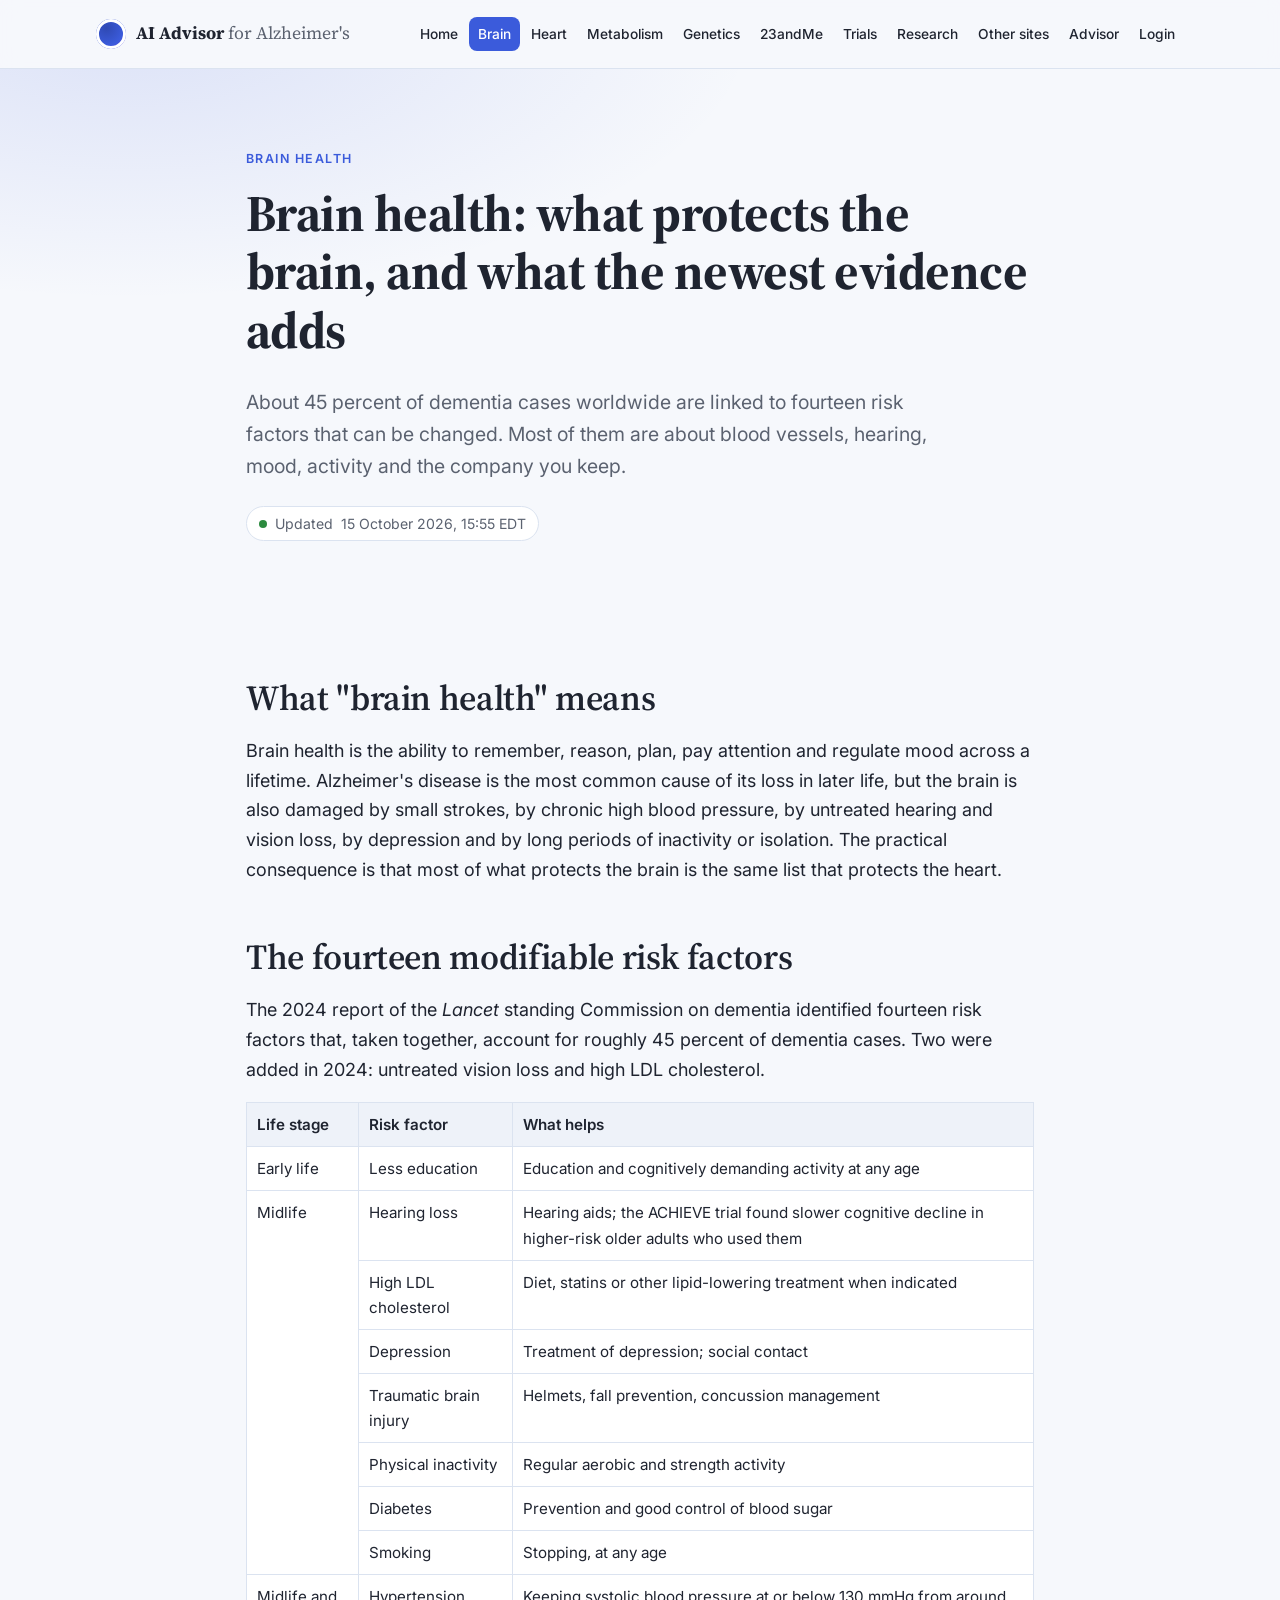
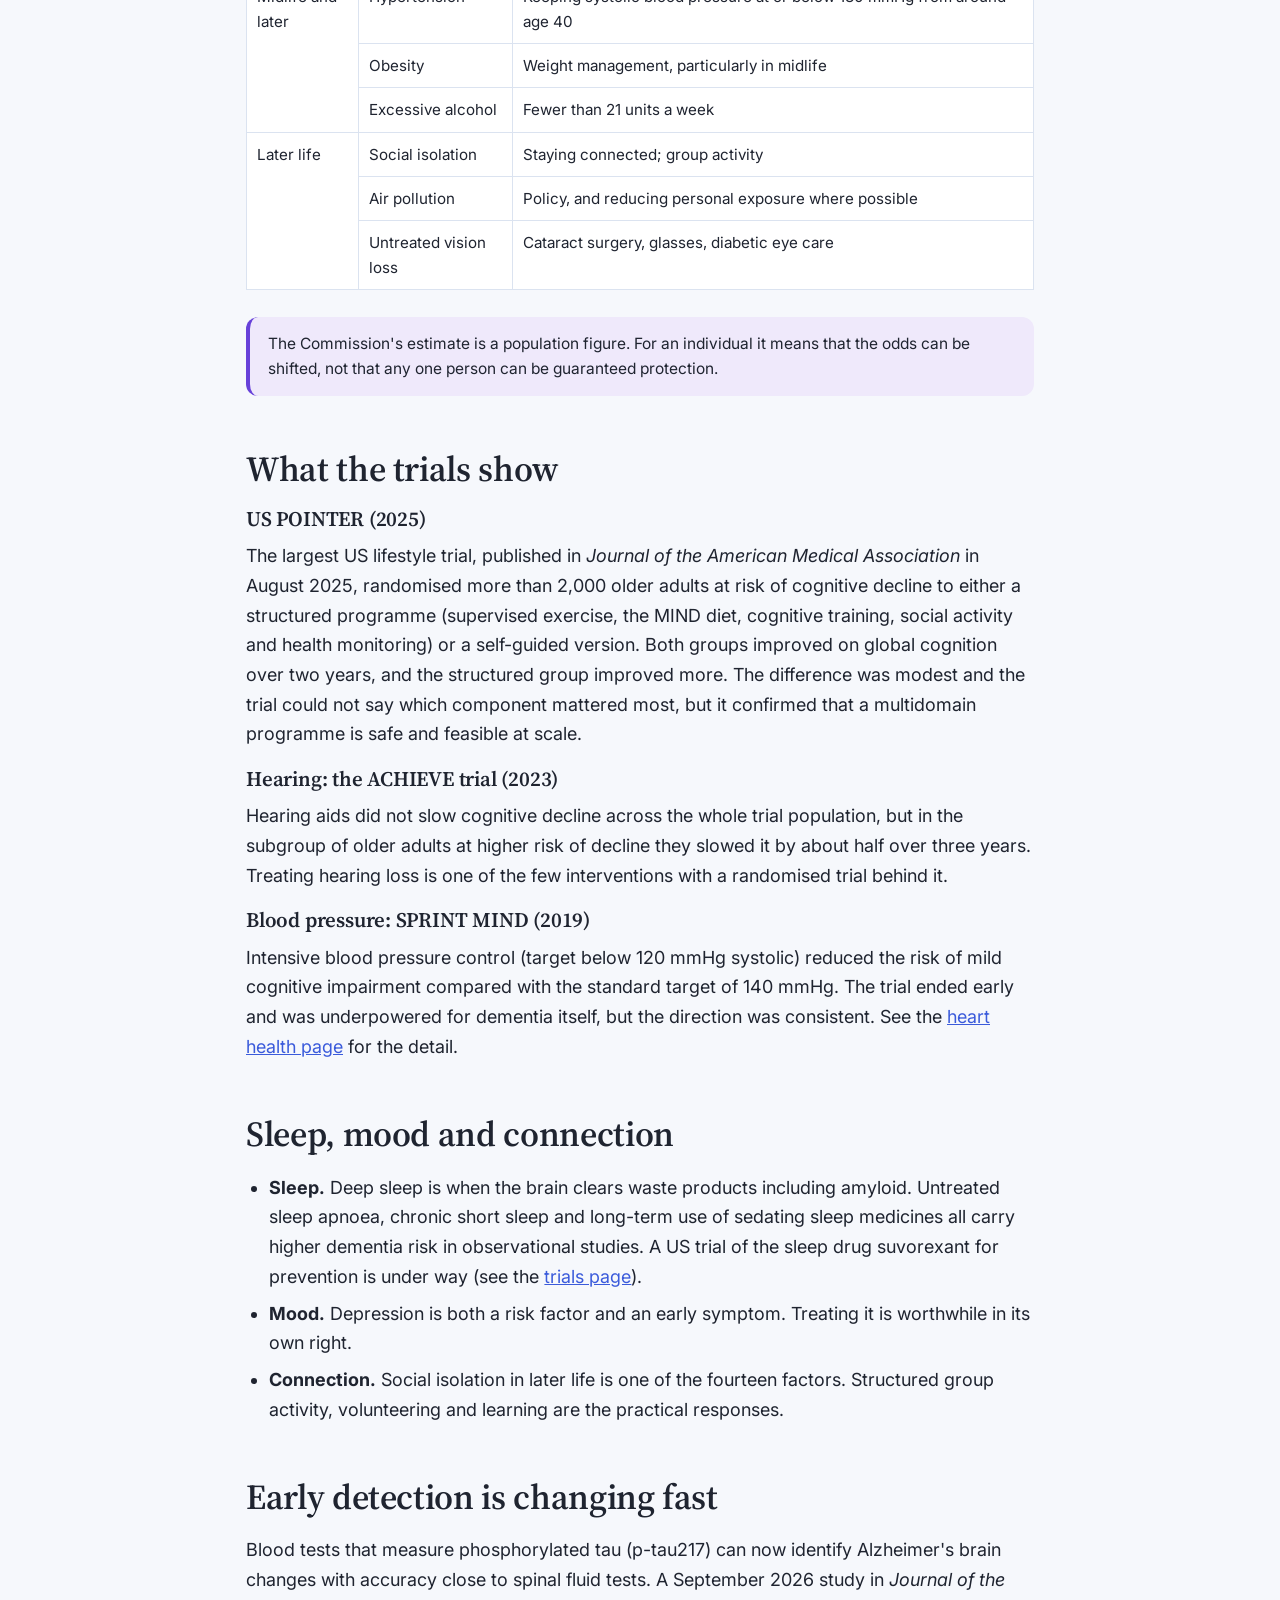
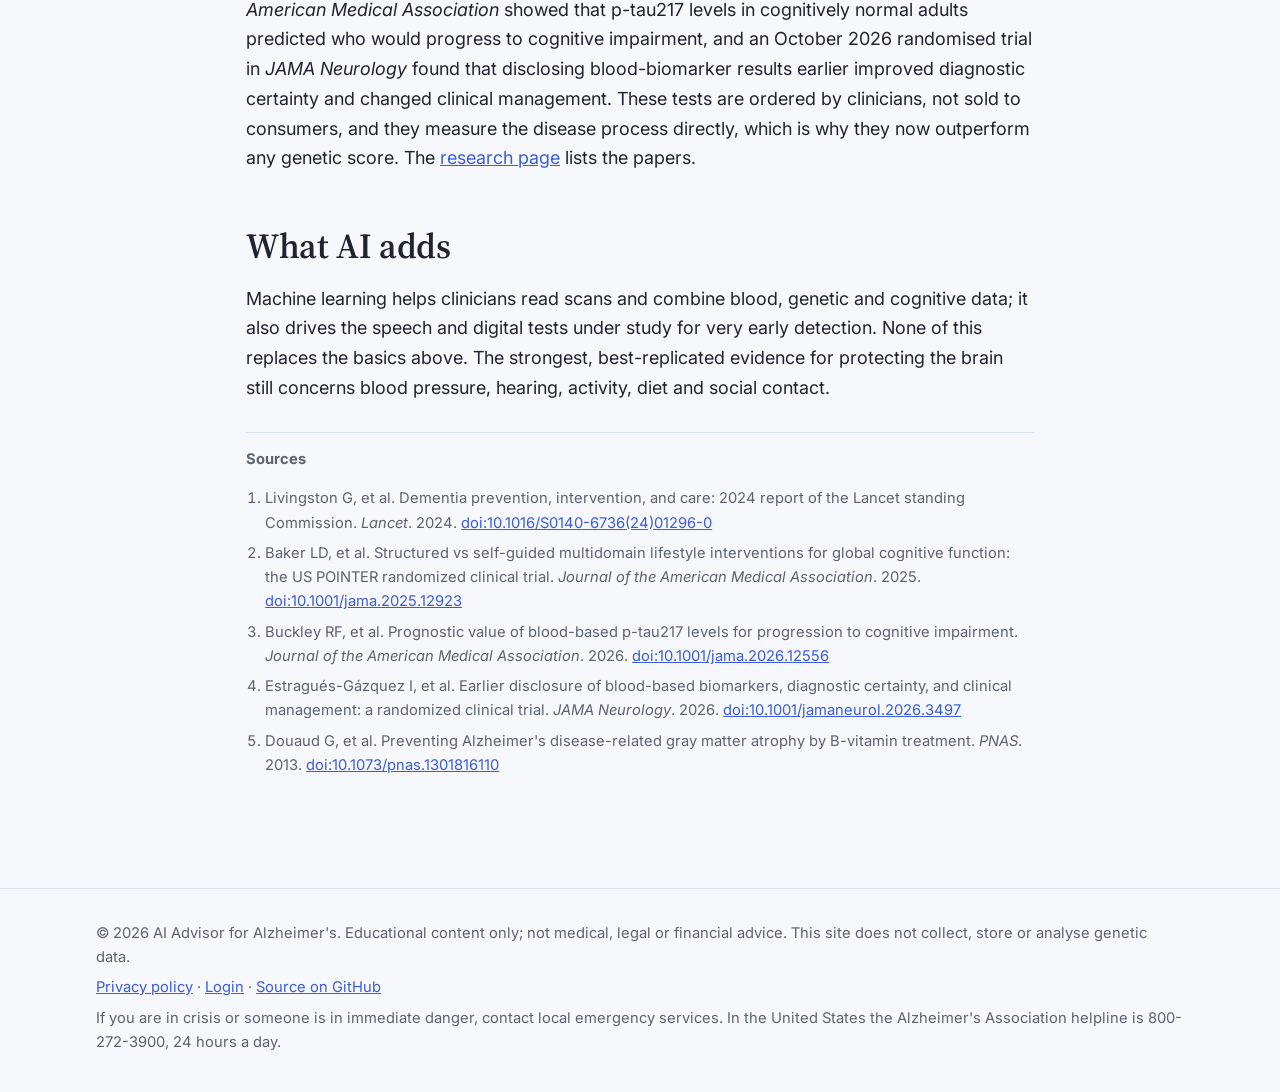
<file: brain-health.html>
<!DOCTYPE html>
<html lang="en">
<head>
  <meta charset="UTF-8">
  <meta name="viewport" content="width=device-width, initial-scale=1.0">
  <title>Brain health · AI Advisor for Alzheimer's</title>
  <meta name="description" content="What brain health means, the fourteen modifiable risk factors for dementia, what the US POINTER trial showed, and how blood tests are changing early detection.">
  <link rel="preconnect" href="https://fonts.googleapis.com">
  <link rel="preconnect" href="https://fonts.gstatic.com" crossorigin>
  <link href="https://fonts.googleapis.com/css2?family=Source+Serif+4:opsz,wght@8..60,400;8..60,600;8..60,700&family=Inter:wght@400;500;600&display=swap" rel="stylesheet">
  <link rel="stylesheet" href="styles.css?v=20261015e">
  <link rel="icon" href="data:image/svg+xml,%3Csvg xmlns='http://www.w3.org/2000/svg' viewBox='0 0 64 64'%3E%3Ccircle cx='32' cy='32' r='30' fill='%233b5bdb'/%3E%3Cpath d='M20 40c0-10 6-16 12-16s12 6 12 16' stroke='white' stroke-width='5' fill='none' stroke-linecap='round'/%3E%3Ccircle cx='32' cy='22' r='4' fill='white'/%3E%3C/svg%3E">
</head>
<body>
  <a class="skip-link" href="#main">Skip to main content</a>
  <header class="site-header">
    <div class="container header-inner">
      <a class="brand" href="index.html" aria-label="AI Advisor for Alzheimer's home">
        <span class="brand-mark" aria-hidden="true"></span>
        <span class="brand-text">AI Advisor <span class="brand-light">for Alzheimer's</span></span>
      </a>
      <nav class="site-nav" aria-label="Primary">
        <button class="nav-toggle" aria-expanded="false" aria-controls="nav-list">Menu</button>
        <ul id="nav-list" class="nav-list">
          <li><a href="index.html">Home</a></li>
          <li><a href="brain-health.html" aria-current="page">Brain</a></li>
          <li><a href="heart-health.html">Heart</a></li>
          <li><a href="metabolism.html">Metabolism</a></li>
          <li><a href="genetic-heart-health.html">Genetics</a></li>
          <li><a href="23andme.html">23andMe</a></li>
          <li><a href="clinical-trials.html">Trials</a></li>
          <li><a href="research.html">Research</a></li>
          <li><a href="other-sites.html">Other sites</a></li>
          <li><a href="advisor.html">Advisor</a></li>
          <li><a href="login.html">Login</a></li>
        </ul>
      </nav>
    </div>
  </header>
  <main id="main">
    <section class="page-head">
      <div class="container narrow">
        <p class="eyebrow">Brain health</p>
        <h1>Brain health: what protects the brain, and what the newest evidence adds</h1>
        <p class="lead">About 45 percent of dementia cases worldwide are linked to fourteen risk factors that can be changed. Most of them are about blood vessels, hearing, mood, activity and the company you keep.</p>
        <p class="updated">Updated <time datetime="2026-10-15T15:55-04:00">15 October 2026, 15:55 EDT</time></p>
      </div>
    </section>
    <section class="section">
      <div class="container narrow prose">
        <h2>What "brain health" means</h2>
        <p>
          Brain health is the ability to remember, reason, plan, pay attention and regulate mood across a lifetime. Alzheimer's disease is the
          most common cause of its loss in later life, but the brain is also damaged by small strokes, by chronic high blood pressure, by untreated
          hearing and vision loss, by depression and by long periods of inactivity or isolation. The practical consequence is that most of what protects
          the brain is the same list that protects the heart.
        </p>

        <h2>The fourteen modifiable risk factors</h2>
        <p>
          The 2024 report of the <em>Lancet</em> standing Commission on dementia identified fourteen risk factors that, taken together, account for roughly
          45 percent of dementia cases. Two were added in 2024: untreated vision loss and high LDL cholesterol.
        </p>
        <div class="table-wrap">
        <table>
          <thead><tr><th>Life stage</th><th>Risk factor</th><th>What helps</th></tr></thead>
          <tbody>
            <tr><td>Early life</td><td>Less education</td><td>Education and cognitively demanding activity at any age</td></tr>
            <tr><td rowspan="7">Midlife</td><td>Hearing loss</td><td>Hearing aids; the ACHIEVE trial found slower cognitive decline in higher-risk older adults who used them</td></tr>
            <tr><td>High LDL cholesterol</td><td>Diet, statins or other lipid-lowering treatment when indicated</td></tr>
            <tr><td>Depression</td><td>Treatment of depression; social contact</td></tr>
            <tr><td>Traumatic brain injury</td><td>Helmets, fall prevention, concussion management</td></tr>
            <tr><td>Physical inactivity</td><td>Regular aerobic and strength activity</td></tr>
            <tr><td>Diabetes</td><td>Prevention and good control of blood sugar</td></tr>
            <tr><td>Smoking</td><td>Stopping, at any age</td></tr>
            <tr><td rowspan="3">Midlife and later</td><td>Hypertension</td><td>Keeping systolic blood pressure at or below 130 mmHg from around age 40</td></tr>
            <tr><td>Obesity</td><td>Weight management, particularly in midlife</td></tr>
            <tr><td>Excessive alcohol</td><td>Fewer than 21 units a week</td></tr>
            <tr><td rowspan="3">Later life</td><td>Social isolation</td><td>Staying connected; group activity</td></tr>
            <tr><td>Air pollution</td><td>Policy, and reducing personal exposure where possible</td></tr>
            <tr><td>Untreated vision loss</td><td>Cataract surgery, glasses, diabetic eye care</td></tr>
          </tbody>
        </table>
        </div>
        <p class="note info">The Commission's estimate is a population figure. For an individual it means that the odds can be shifted, not that any one person can be guaranteed protection.</p>

        <h2>What the trials show</h2>
        <h3>US POINTER (2025)</h3>
        <p>
          The largest US lifestyle trial, published in <em>Journal of the American Medical Association</em> in August 2025, randomised more than 2,000 older adults at risk of cognitive decline
          to either a structured programme (supervised exercise, the MIND diet, cognitive training, social activity and health monitoring) or a self-guided
          version. Both groups improved on global cognition over two years, and the structured group improved more. The difference was modest and the
          trial could not say which component mattered most, but it confirmed that a multidomain programme is safe and feasible at scale.
        </p>
        <h3>Hearing: the ACHIEVE trial (2023)</h3>
        <p>
          Hearing aids did not slow cognitive decline across the whole trial population, but in the subgroup of older adults at higher risk of decline
          they slowed it by about half over three years. Treating hearing loss is one of the few interventions with a randomised trial behind it.
        </p>
        <h3>Blood pressure: SPRINT MIND (2019)</h3>
        <p>
          Intensive blood pressure control (target below 120 mmHg systolic) reduced the risk of mild cognitive impairment compared with the standard
          target of 140 mmHg. The trial ended early and was underpowered for dementia itself, but the direction was consistent. See the
          <a href="heart-health.html">heart health page</a> for the detail.
        </p>

        <h2>Sleep, mood and connection</h2>
        <ul>
          <li><strong>Sleep.</strong> Deep sleep is when the brain clears waste products including amyloid. Untreated sleep apnoea, chronic short sleep and long-term use of sedating sleep medicines all carry higher dementia risk in observational studies. A US trial of the sleep drug suvorexant for prevention is under way (see the <a href="clinical-trials.html">trials page</a>).</li>
          <li><strong>Mood.</strong> Depression is both a risk factor and an early symptom. Treating it is worthwhile in its own right.</li>
          <li><strong>Connection.</strong> Social isolation in later life is one of the fourteen factors. Structured group activity, volunteering and learning are the practical responses.</li>
        </ul>

        <h2>Early detection is changing fast</h2>
        <p>
          Blood tests that measure phosphorylated tau (p-tau217) can now identify Alzheimer's brain changes with accuracy close to spinal fluid tests.
          A September 2026 study in <em>Journal of the American Medical Association</em> showed that p-tau217 levels in cognitively normal adults predicted who would progress to cognitive
          impairment, and an October 2026 randomised trial in <em>JAMA Neurology</em> found that disclosing blood-biomarker results earlier improved
          diagnostic certainty and changed clinical management. These tests are ordered by clinicians, not sold to consumers, and they measure the
          disease process directly, which is why they now outperform any genetic score. The <a href="research.html">research page</a> lists the papers.
        </p>

        <h2>What AI adds</h2>
        <p>
          Machine learning helps clinicians read scans and combine blood, genetic and cognitive data; it also drives the speech and digital tests under study
          for very early detection. None of this replaces the basics above. The strongest, best-replicated evidence for protecting the brain still concerns
          blood pressure, hearing, activity, diet and social contact.
        </p>

        <div class="sources">
          <strong>Sources</strong>
          <ol>
            <li>Livingston G, et al. Dementia prevention, intervention, and care: 2024 report of the Lancet standing Commission. <em>Lancet</em>. 2024. <a href="https://doi.org/10.1016/S0140-6736(24)01296-0">doi:10.1016/S0140-6736(24)01296-0</a></li>
            <li>Baker LD, et al. Structured vs self-guided multidomain lifestyle interventions for global cognitive function: the US POINTER randomized clinical trial. <em>Journal of the American Medical Association</em>. 2025. <a href="https://doi.org/10.1001/jama.2025.12923">doi:10.1001/jama.2025.12923</a></li>
            <li>Buckley RF, et al. Prognostic value of blood-based p-tau217 levels for progression to cognitive impairment. <em>Journal of the American Medical Association</em>. 2026. <a href="https://doi.org/10.1001/jama.2026.12556">doi:10.1001/jama.2026.12556</a></li>
            <li>Estragués-Gázquez I, et al. Earlier disclosure of blood-based biomarkers, diagnostic certainty, and clinical management: a randomized clinical trial. <em>JAMA Neurology</em>. 2026. <a href="https://doi.org/10.1001/jamaneurol.2026.3497">doi:10.1001/jamaneurol.2026.3497</a></li>
            <li>Douaud G, et al. Preventing Alzheimer's disease-related gray matter atrophy by B-vitamin treatment. <em>PNAS</em>. 2013. <a href="https://doi.org/10.1073/pnas.1301816110">doi:10.1073/pnas.1301816110</a></li>
          </ol>
        </div>
      </div>
    </section>
  </main>
  <footer class="site-footer">
    <div class="container footer-inner">
      <p>&copy; <span data-year></span> AI Advisor for Alzheimer's. Educational content only; not medical, legal or financial advice. This site does not collect, store or analyse genetic data.</p>
      <p><a href="privacy.html">Privacy policy</a> · <a href="login.html">Login</a> · <a href="https://github.com/kerschberg-lgtm/AI-Advisor-for-Alzheimers">Source on GitHub</a></p>
      <p>If you are in crisis or someone is in immediate danger, contact local emergency services. In the United States the Alzheimer's Association helpline is 800-272-3900, 24 hours a day.</p>
    </div>
  </footer>
  <script src="script.js"></script>
</body>
</html>
</file>
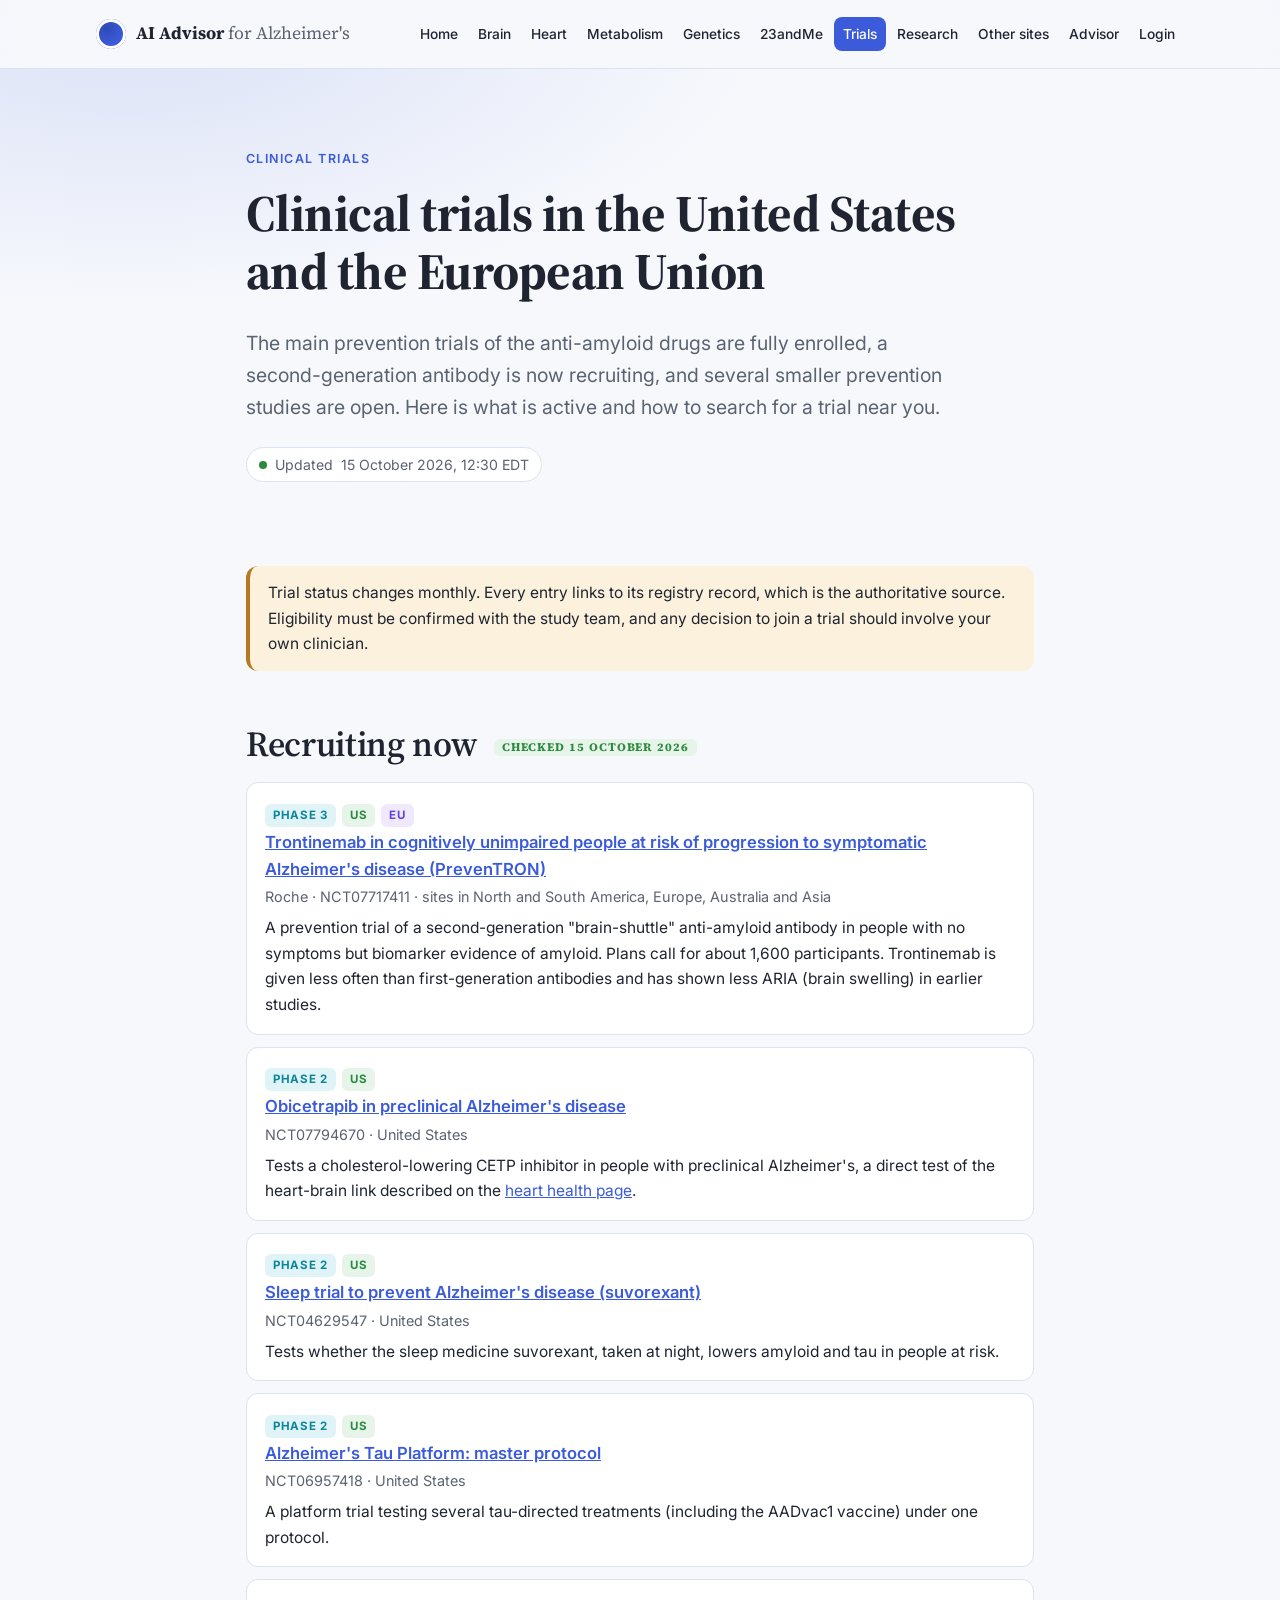
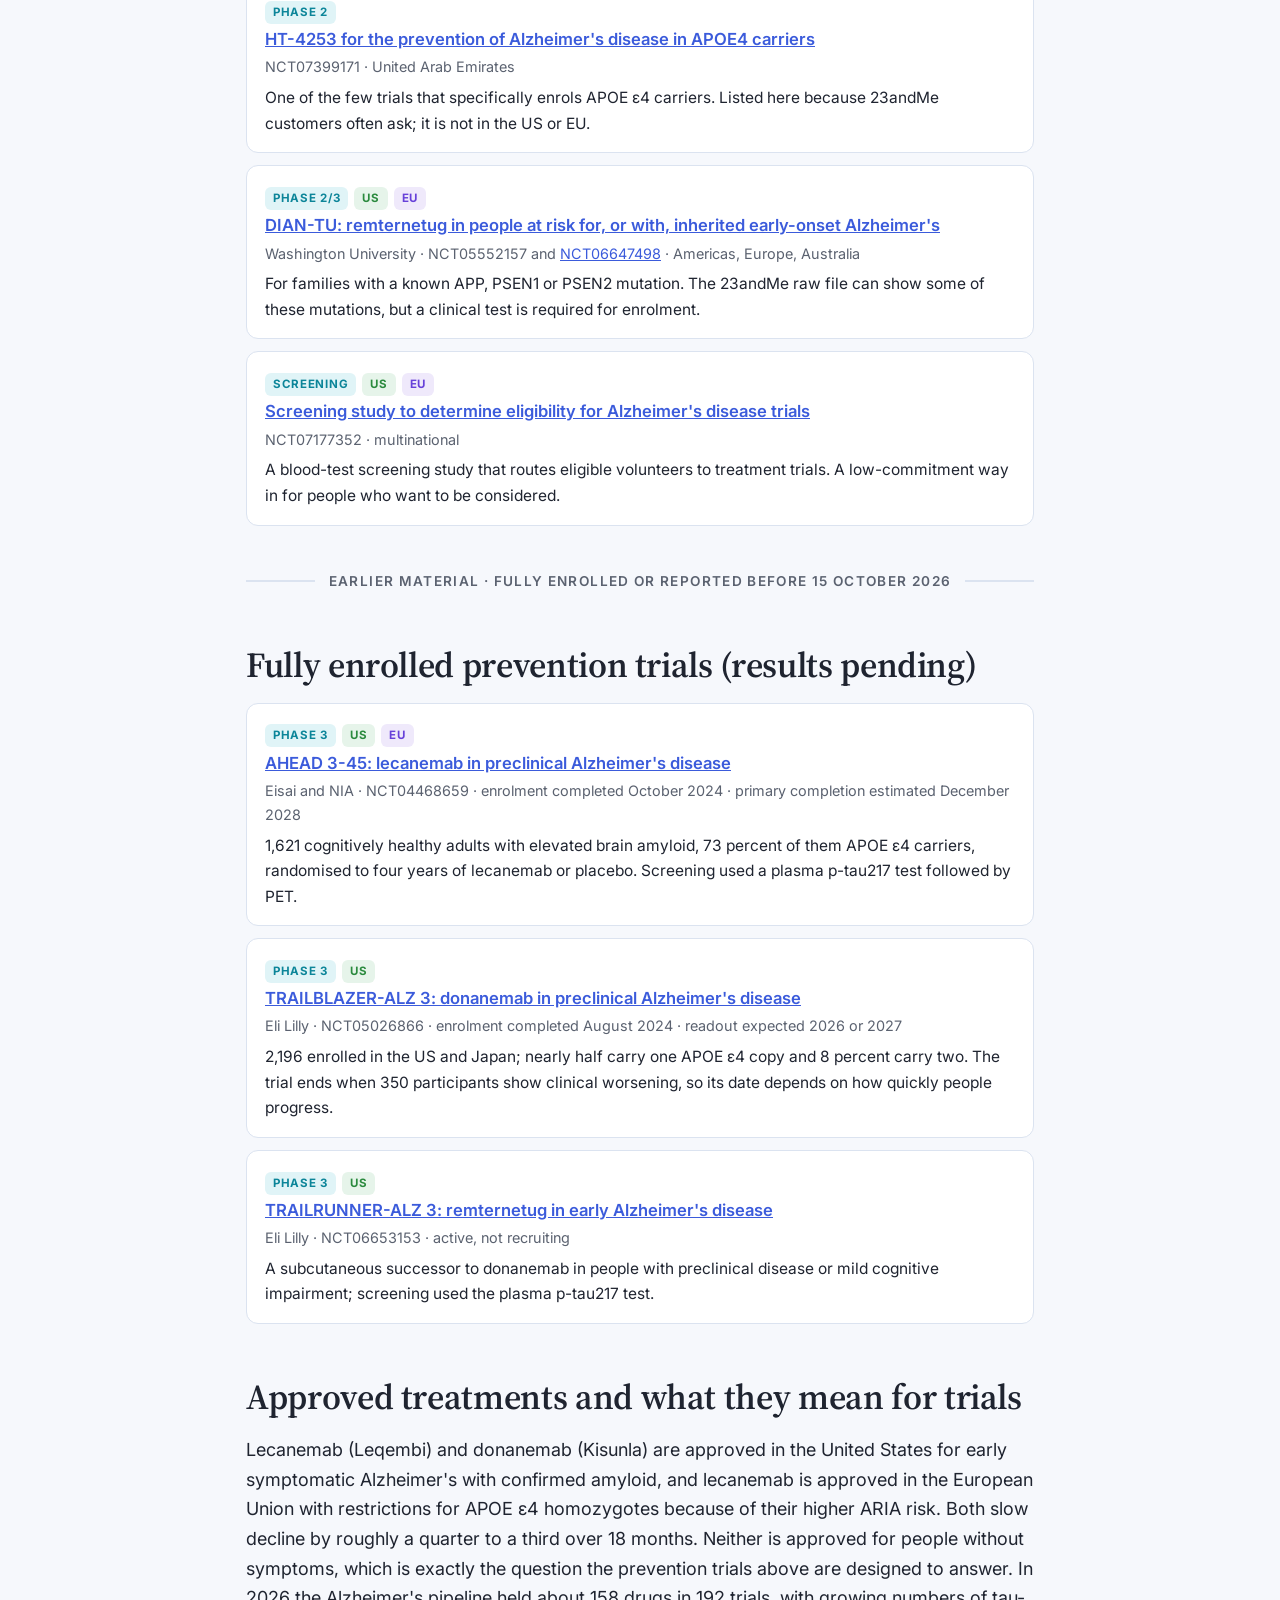
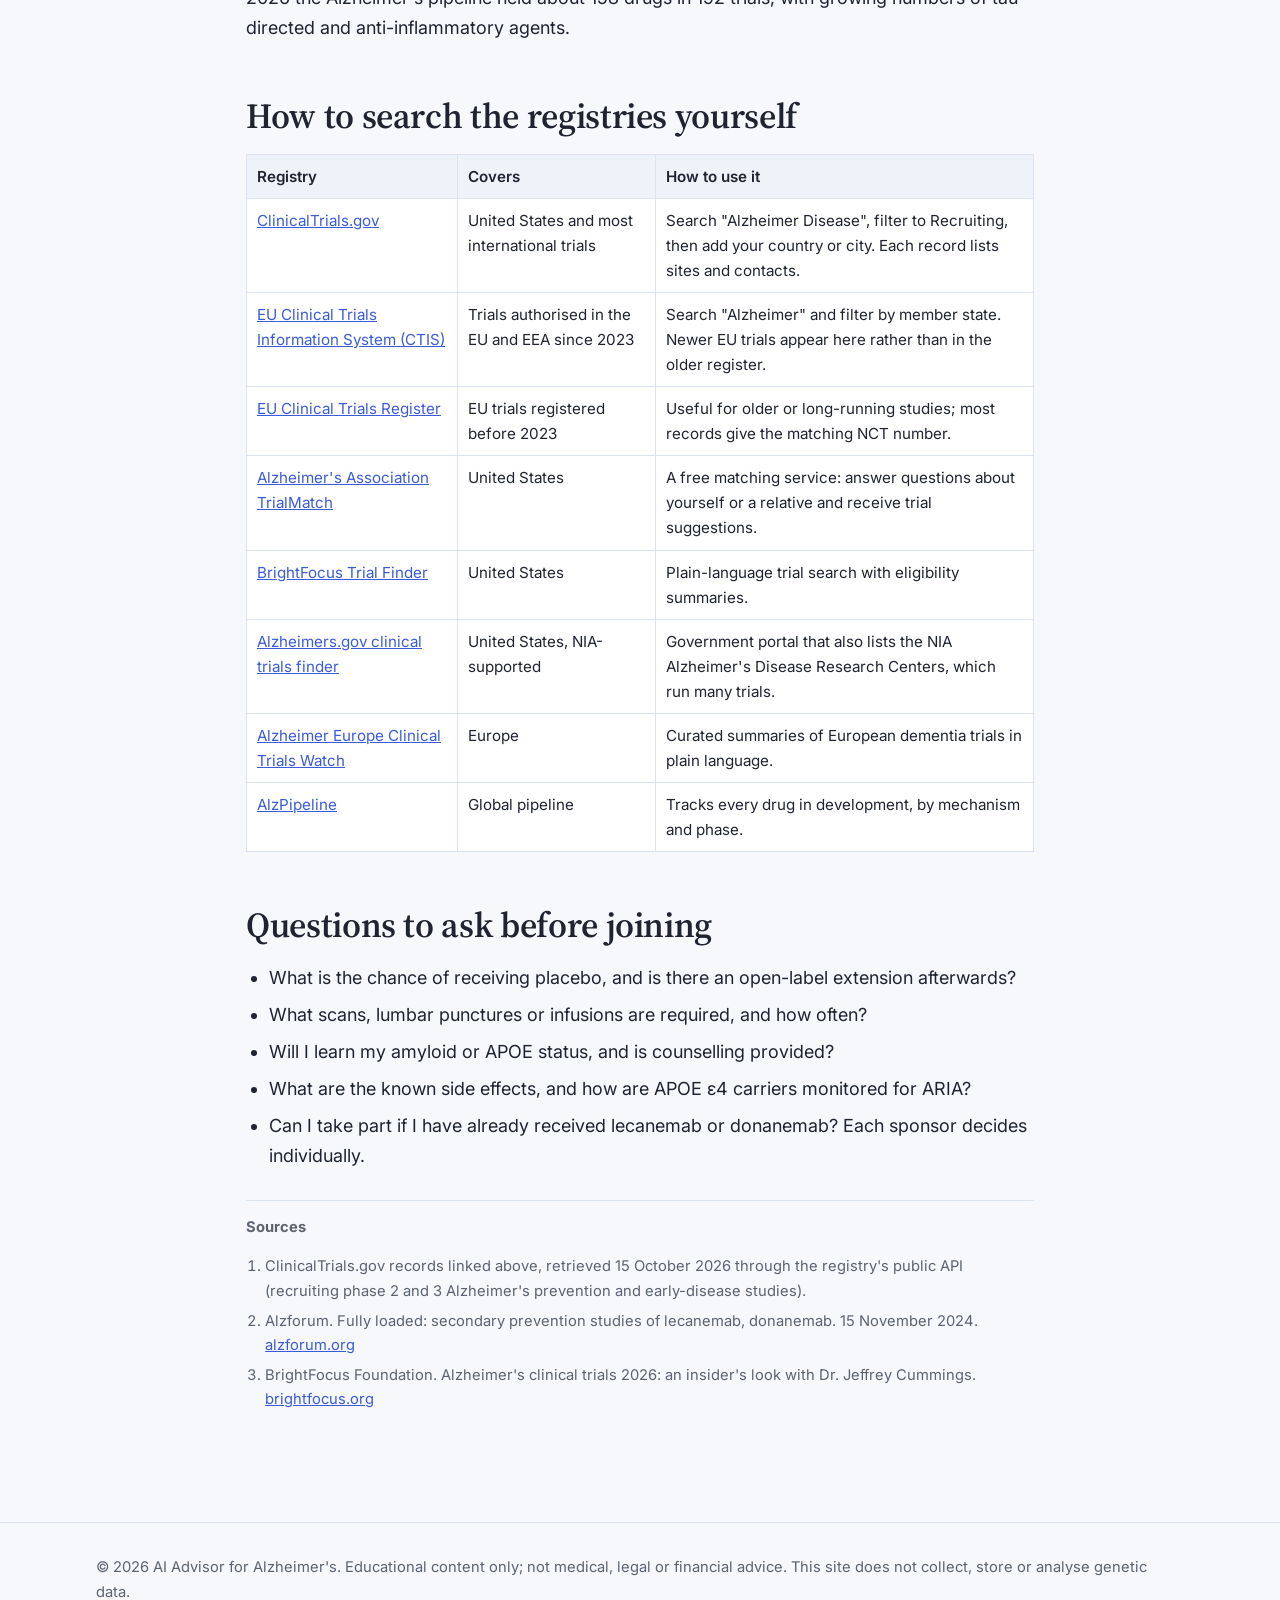
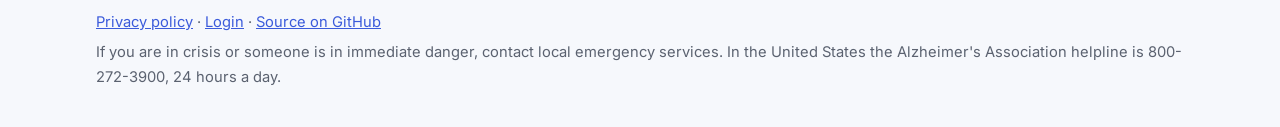
<file: clinical-trials.html>
<!DOCTYPE html>
<html lang="en">
<head>
  <meta charset="UTF-8">
  <meta name="viewport" content="width=device-width, initial-scale=1.0">
  <title>Clinical trials · AI Advisor for Alzheimer's</title>
  <meta name="description" content="Alzheimer's prevention and early-treatment trials in the United States and Europe, their status, and how to search the registries.">
  <link rel="preconnect" href="https://fonts.googleapis.com">
  <link rel="preconnect" href="https://fonts.gstatic.com" crossorigin>
  <link href="https://fonts.googleapis.com/css2?family=Source+Serif+4:opsz,wght@8..60,400;8..60,600;8..60,700&family=Inter:wght@400;500;600&display=swap" rel="stylesheet">
  <link rel="stylesheet" href="styles.css?v=20261015e">
  <link rel="icon" href="data:image/svg+xml,%3Csvg xmlns='http://www.w3.org/2000/svg' viewBox='0 0 64 64'%3E%3Ccircle cx='32' cy='32' r='30' fill='%233b5bdb'/%3E%3Cpath d='M20 40c0-10 6-16 12-16s12 6 12 16' stroke='white' stroke-width='5' fill='none' stroke-linecap='round'/%3E%3Ccircle cx='32' cy='22' r='4' fill='white'/%3E%3C/svg%3E">
</head>
<body>
  <a class="skip-link" href="#main">Skip to main content</a>
  <header class="site-header">
    <div class="container header-inner">
      <a class="brand" href="index.html" aria-label="AI Advisor for Alzheimer's home">
        <span class="brand-mark" aria-hidden="true"></span>
        <span class="brand-text">AI Advisor <span class="brand-light">for Alzheimer's</span></span>
      </a>
      <nav class="site-nav" aria-label="Primary">
        <button class="nav-toggle" aria-expanded="false" aria-controls="nav-list">Menu</button>
        <ul id="nav-list" class="nav-list">
          <li><a href="index.html">Home</a></li>
          <li><a href="brain-health.html">Brain</a></li>
          <li><a href="heart-health.html">Heart</a></li>
          <li><a href="metabolism.html">Metabolism</a></li>
          <li><a href="genetic-heart-health.html">Genetics</a></li>
          <li><a href="23andme.html">23andMe</a></li>
          <li><a href="clinical-trials.html" aria-current="page">Trials</a></li>
          <li><a href="research.html">Research</a></li>
          <li><a href="other-sites.html">Other sites</a></li>
          <li><a href="advisor.html">Advisor</a></li>
          <li><a href="login.html">Login</a></li>
        </ul>
      </nav>
    </div>
  </header>
  <main id="main">
    <section class="page-head">
      <div class="container narrow">
        <p class="eyebrow">Clinical trials</p>
        <h1>Clinical trials in the United States and the European Union</h1>
        <p class="lead">The main prevention trials of the anti-amyloid drugs are fully enrolled, a second-generation antibody is now recruiting, and several smaller prevention studies are open. Here is what is active and how to search for a trial near you.</p>
        <p class="updated">Updated <time datetime="2026-10-15T12:30-04:00">15 October 2026, 12:30 EDT</time></p>
      </div>
    </section>
    <section class="section">
      <div class="container narrow prose">
        <p class="note">Trial status changes monthly. Every entry links to its registry record, which is the authoritative source. Eligibility must be confirmed with the study team, and any decision to join a trial should involve your own clinician.</p>

        <h2>Recruiting now <span class="new-badge">Checked 15 October 2026</span></h2>
        <ul class="ref-list">
          <li><span class="tag tag-trial">Phase 3</span><span class="tag tag-us">US</span><span class="tag tag-eu">EU</span>
            <div class="ref-title"><a href="https://clinicaltrials.gov/study/NCT07717411">Trontinemab in cognitively unimpaired people at risk of progression to symptomatic Alzheimer's disease (PrevenTRON)</a></div>
            <div class="ref-meta">Roche · NCT07717411 · sites in North and South America, Europe, Australia and Asia</div>
            <p>A prevention trial of a second-generation "brain-shuttle" anti-amyloid antibody in people with no symptoms but biomarker evidence of amyloid. Plans call for about 1,600 participants. Trontinemab is given less often than first-generation antibodies and has shown less ARIA (brain swelling) in earlier studies.</p></li>
          <li><span class="tag tag-trial">Phase 2</span><span class="tag tag-us">US</span>
            <div class="ref-title"><a href="https://clinicaltrials.gov/study/NCT07794670">Obicetrapib in preclinical Alzheimer's disease</a></div>
            <div class="ref-meta">NCT07794670 · United States</div>
            <p>Tests a cholesterol-lowering CETP inhibitor in people with preclinical Alzheimer's, a direct test of the heart-brain link described on the <a href="heart-health.html">heart health page</a>.</p></li>
          <li><span class="tag tag-trial">Phase 2</span><span class="tag tag-us">US</span>
            <div class="ref-title"><a href="https://clinicaltrials.gov/study/NCT04629547">Sleep trial to prevent Alzheimer's disease (suvorexant)</a></div>
            <div class="ref-meta">NCT04629547 · United States</div>
            <p>Tests whether the sleep medicine suvorexant, taken at night, lowers amyloid and tau in people at risk.</p></li>
          <li><span class="tag tag-trial">Phase 2</span><span class="tag tag-us">US</span>
            <div class="ref-title"><a href="https://clinicaltrials.gov/study/NCT06957418">Alzheimer's Tau Platform: master protocol</a></div>
            <div class="ref-meta">NCT06957418 · United States</div>
            <p>A platform trial testing several tau-directed treatments (including the AADvac1 vaccine) under one protocol.</p></li>
          <li><span class="tag tag-trial">Phase 2</span>
            <div class="ref-title"><a href="https://clinicaltrials.gov/study/NCT07399171">HT-4253 for the prevention of Alzheimer's disease in APOE4 carriers</a></div>
            <div class="ref-meta">NCT07399171 · United Arab Emirates</div>
            <p>One of the few trials that specifically enrols APOE ε4 carriers. Listed here because 23andMe customers often ask; it is not in the US or EU.</p></li>
          <li><span class="tag tag-trial">Phase 2/3</span><span class="tag tag-us">US</span><span class="tag tag-eu">EU</span>
            <div class="ref-title"><a href="https://clinicaltrials.gov/study/NCT05552157">DIAN-TU: remternetug in people at risk for, or with, inherited early-onset Alzheimer's</a></div>
            <div class="ref-meta">Washington University · NCT05552157 and <a href="https://clinicaltrials.gov/study/NCT06647498">NCT06647498</a> · Americas, Europe, Australia</div>
            <p>For families with a known APP, PSEN1 or PSEN2 mutation. The 23andMe raw file can show some of these mutations, but a clinical test is required for enrolment.</p></li>
          <li><span class="tag tag-trial">Screening</span><span class="tag tag-us">US</span><span class="tag tag-eu">EU</span>
            <div class="ref-title"><a href="https://clinicaltrials.gov/study/NCT07177352">Screening study to determine eligibility for Alzheimer's disease trials</a></div>
            <div class="ref-meta">NCT07177352 · multinational</div>
            <p>A blood-test screening study that routes eligible volunteers to treatment trials. A low-commitment way in for people who want to be considered.</p></li>
        </ul>

        <div class="update-divider"><span>Earlier material · fully enrolled or reported before 15 October 2026</span></div>

        <h2>Fully enrolled prevention trials (results pending)</h2>
        <ul class="ref-list">
          <li><span class="tag tag-trial">Phase 3</span><span class="tag tag-us">US</span><span class="tag tag-eu">EU</span>
            <div class="ref-title"><a href="https://clinicaltrials.gov/study/NCT04468659">AHEAD 3-45: lecanemab in preclinical Alzheimer's disease</a></div>
            <div class="ref-meta">Eisai and NIA · NCT04468659 · enrolment completed October 2024 · primary completion estimated December 2028</div>
            <p>1,621 cognitively healthy adults with elevated brain amyloid, 73 percent of them APOE ε4 carriers, randomised to four years of lecanemab or placebo. Screening used a plasma p-tau217 test followed by PET.</p></li>
          <li><span class="tag tag-trial">Phase 3</span><span class="tag tag-us">US</span>
            <div class="ref-title"><a href="https://clinicaltrials.gov/study/NCT05026866">TRAILBLAZER-ALZ 3: donanemab in preclinical Alzheimer's disease</a></div>
            <div class="ref-meta">Eli Lilly · NCT05026866 · enrolment completed August 2024 · readout expected 2026 or 2027</div>
            <p>2,196 enrolled in the US and Japan; nearly half carry one APOE ε4 copy and 8 percent carry two. The trial ends when 350 participants show clinical worsening, so its date depends on how quickly people progress.</p></li>
          <li><span class="tag tag-trial">Phase 3</span><span class="tag tag-us">US</span>
            <div class="ref-title"><a href="https://clinicaltrials.gov/study/NCT06653153">TRAILRUNNER-ALZ 3: remternetug in early Alzheimer's disease</a></div>
            <div class="ref-meta">Eli Lilly · NCT06653153 · active, not recruiting</div>
            <p>A subcutaneous successor to donanemab in people with preclinical disease or mild cognitive impairment; screening used the plasma p-tau217 test.</p></li>
        </ul>

        <h2>Approved treatments and what they mean for trials</h2>
        <p>
          Lecanemab (Leqembi) and donanemab (Kisunla) are approved in the United States for early symptomatic Alzheimer's with confirmed amyloid, and
          lecanemab is approved in the European Union with restrictions for APOE ε4 homozygotes because of their higher ARIA risk. Both slow decline by
          roughly a quarter to a third over 18 months. Neither is approved for people without symptoms, which is exactly the question the prevention
          trials above are designed to answer. In 2026 the Alzheimer's pipeline held about 158 drugs in 192 trials, with growing numbers of tau-directed and
          anti-inflammatory agents.
        </p>

        <h2>How to search the registries yourself</h2>
        <div class="table-wrap">
        <table>
          <thead><tr><th>Registry</th><th>Covers</th><th>How to use it</th></tr></thead>
          <tbody>
            <tr><td><a href="https://clinicaltrials.gov/search?cond=Alzheimer%20Disease&aggFilters=status:rec">ClinicalTrials.gov</a></td><td>United States and most international trials</td><td>Search "Alzheimer Disease", filter to Recruiting, then add your country or city. Each record lists sites and contacts.</td></tr>
            <tr><td><a href="https://euclinicaltrials.eu/search-for-clinical-trials/">EU Clinical Trials Information System (CTIS)</a></td><td>Trials authorised in the EU and EEA since 2023</td><td>Search "Alzheimer" and filter by member state. Newer EU trials appear here rather than in the older register.</td></tr>
            <tr><td><a href="https://www.clinicaltrialsregister.eu/ctr-search/search?query=alzheimer">EU Clinical Trials Register</a></td><td>EU trials registered before 2023</td><td>Useful for older or long-running studies; most records give the matching NCT number.</td></tr>
            <tr><td><a href="https://www.alz.org/alzheimers-dementia/research_progress/clinical-trials/trialmatch">Alzheimer's Association TrialMatch</a></td><td>United States</td><td>A free matching service: answer questions about yourself or a relative and receive trial suggestions.</td></tr>
            <tr><td><a href="https://www.brightfocus.org/clinicaltrials">BrightFocus Trial Finder</a></td><td>United States</td><td>Plain-language trial search with eligibility summaries.</td></tr>
            <tr><td><a href="https://www.alzheimers.gov/clinical-trials">Alzheimers.gov clinical trials finder</a></td><td>United States, NIA-supported</td><td>Government portal that also lists the NIA Alzheimer's Disease Research Centers, which run many trials.</td></tr>
            <tr><td><a href="https://www.alzheimer-europe.org/research/clinical-trials-watch">Alzheimer Europe Clinical Trials Watch</a></td><td>Europe</td><td>Curated summaries of European dementia trials in plain language.</td></tr>
            <tr><td><a href="https://www.alzpipeline.com/">AlzPipeline</a></td><td>Global pipeline</td><td>Tracks every drug in development, by mechanism and phase.</td></tr>
          </tbody>
        </table>
        </div>

        <h2>Questions to ask before joining</h2>
        <ul>
          <li>What is the chance of receiving placebo, and is there an open-label extension afterwards?</li>
          <li>What scans, lumbar punctures or infusions are required, and how often?</li>
          <li>Will I learn my amyloid or APOE status, and is counselling provided?</li>
          <li>What are the known side effects, and how are APOE ε4 carriers monitored for ARIA?</li>
          <li>Can I take part if I have already received lecanemab or donanemab? Each sponsor decides individually.</li>
        </ul>

        <div class="sources">
          <strong>Sources</strong>
          <ol>
            <li>ClinicalTrials.gov records linked above, retrieved 15 October 2026 through the registry's public API (recruiting phase 2 and 3 Alzheimer's prevention and early-disease studies).</li>
            <li>Alzforum. Fully loaded: secondary prevention studies of lecanemab, donanemab. 15 November 2024. <a href="https://www.alzforum.org/news/conference-coverage/fully-loaded-secondary-prevention-studies-lecanemab-donanemab">alzforum.org</a></li>
            <li>BrightFocus Foundation. Alzheimer's clinical trials 2026: an insider's look with Dr. Jeffrey Cummings. <a href="https://www.brightfocus.org/resource/alzheimers-clinical-trials-2026-an-insiders-look-with-dr-jeffrey-cummings/">brightfocus.org</a></li>
          </ol>
        </div>
      </div>
    </section>
  </main>
  <footer class="site-footer">
    <div class="container footer-inner">
      <p>&copy; <span data-year></span> AI Advisor for Alzheimer's. Educational content only; not medical, legal or financial advice. This site does not collect, store or analyse genetic data.</p>
      <p><a href="privacy.html">Privacy policy</a> · <a href="login.html">Login</a> · <a href="https://github.com/kerschberg-lgtm/AI-Advisor-for-Alzheimers">Source on GitHub</a></p>
      <p>If you are in crisis or someone is in immediate danger, contact local emergency services. In the United States the Alzheimer's Association helpline is 800-272-3900, 24 hours a day.</p>
    </div>
  </footer>
  <script src="script.js"></script>
</body>
</html>
</file>
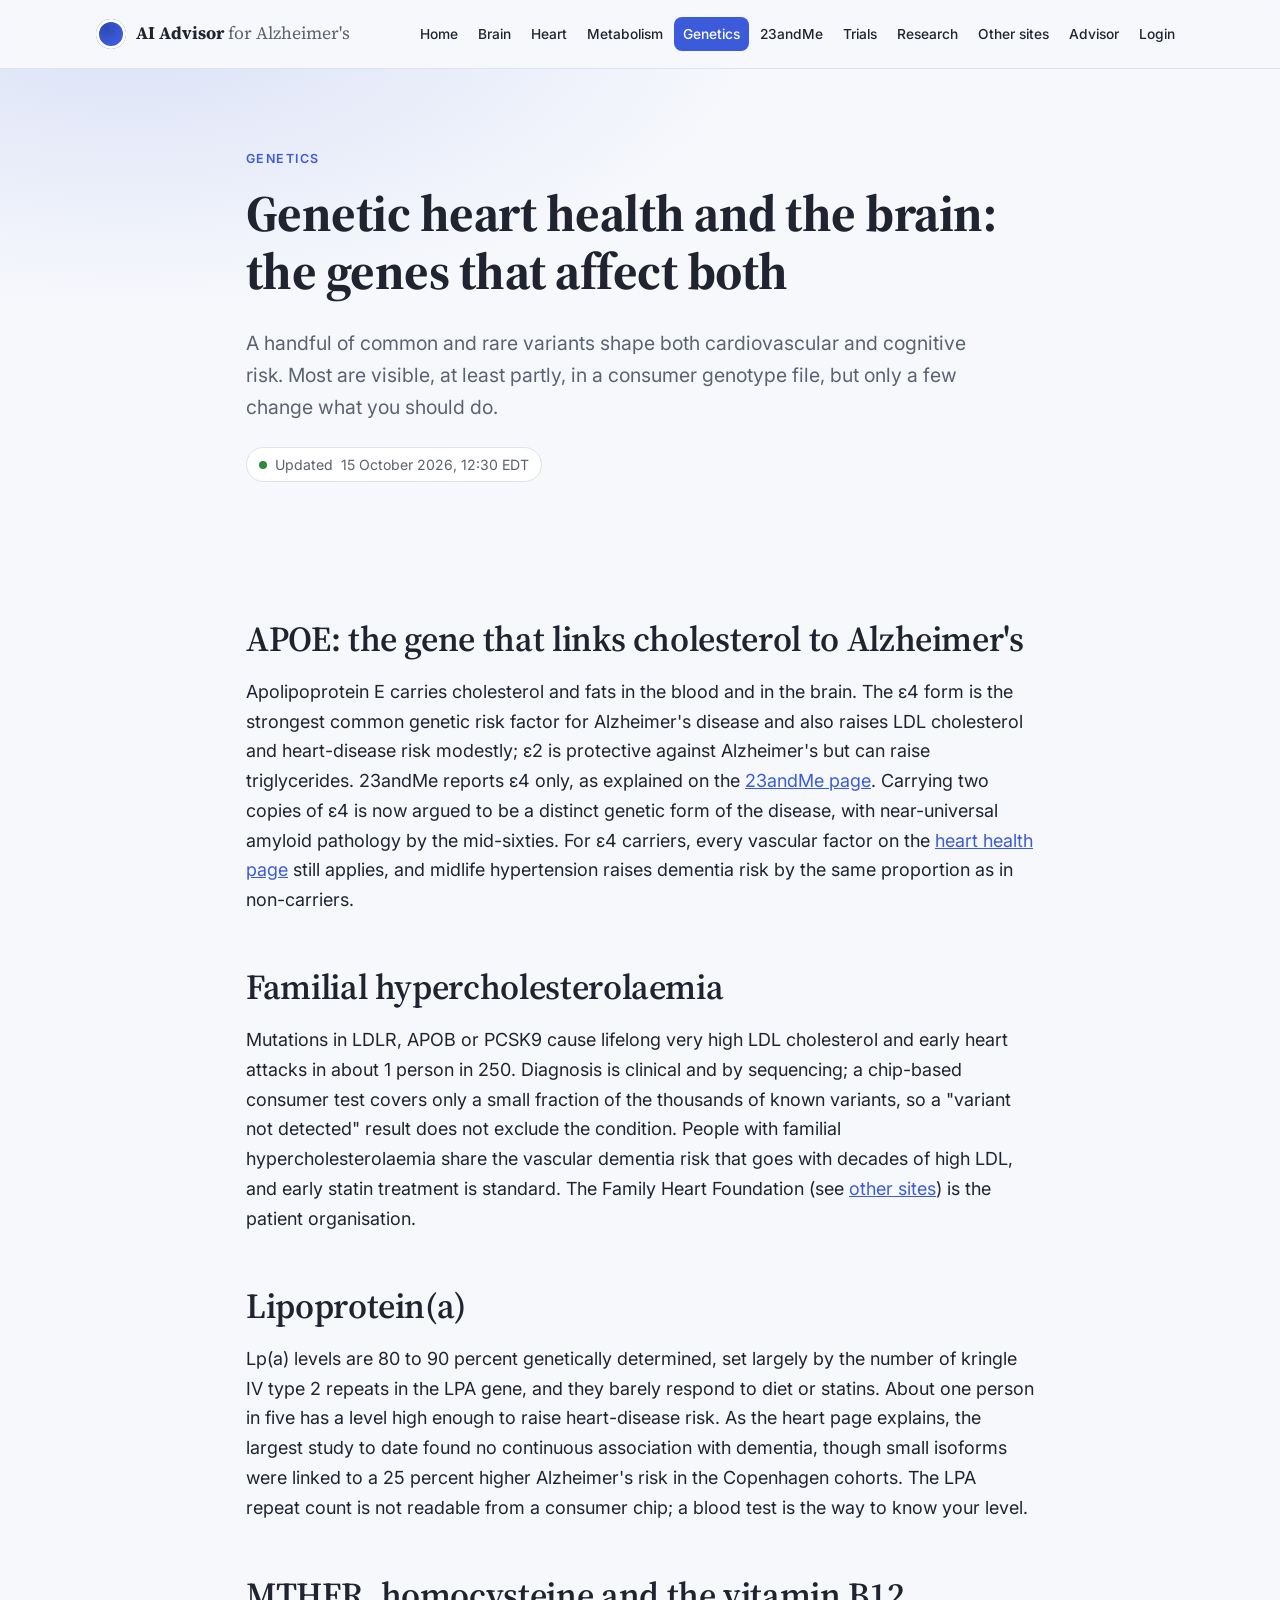
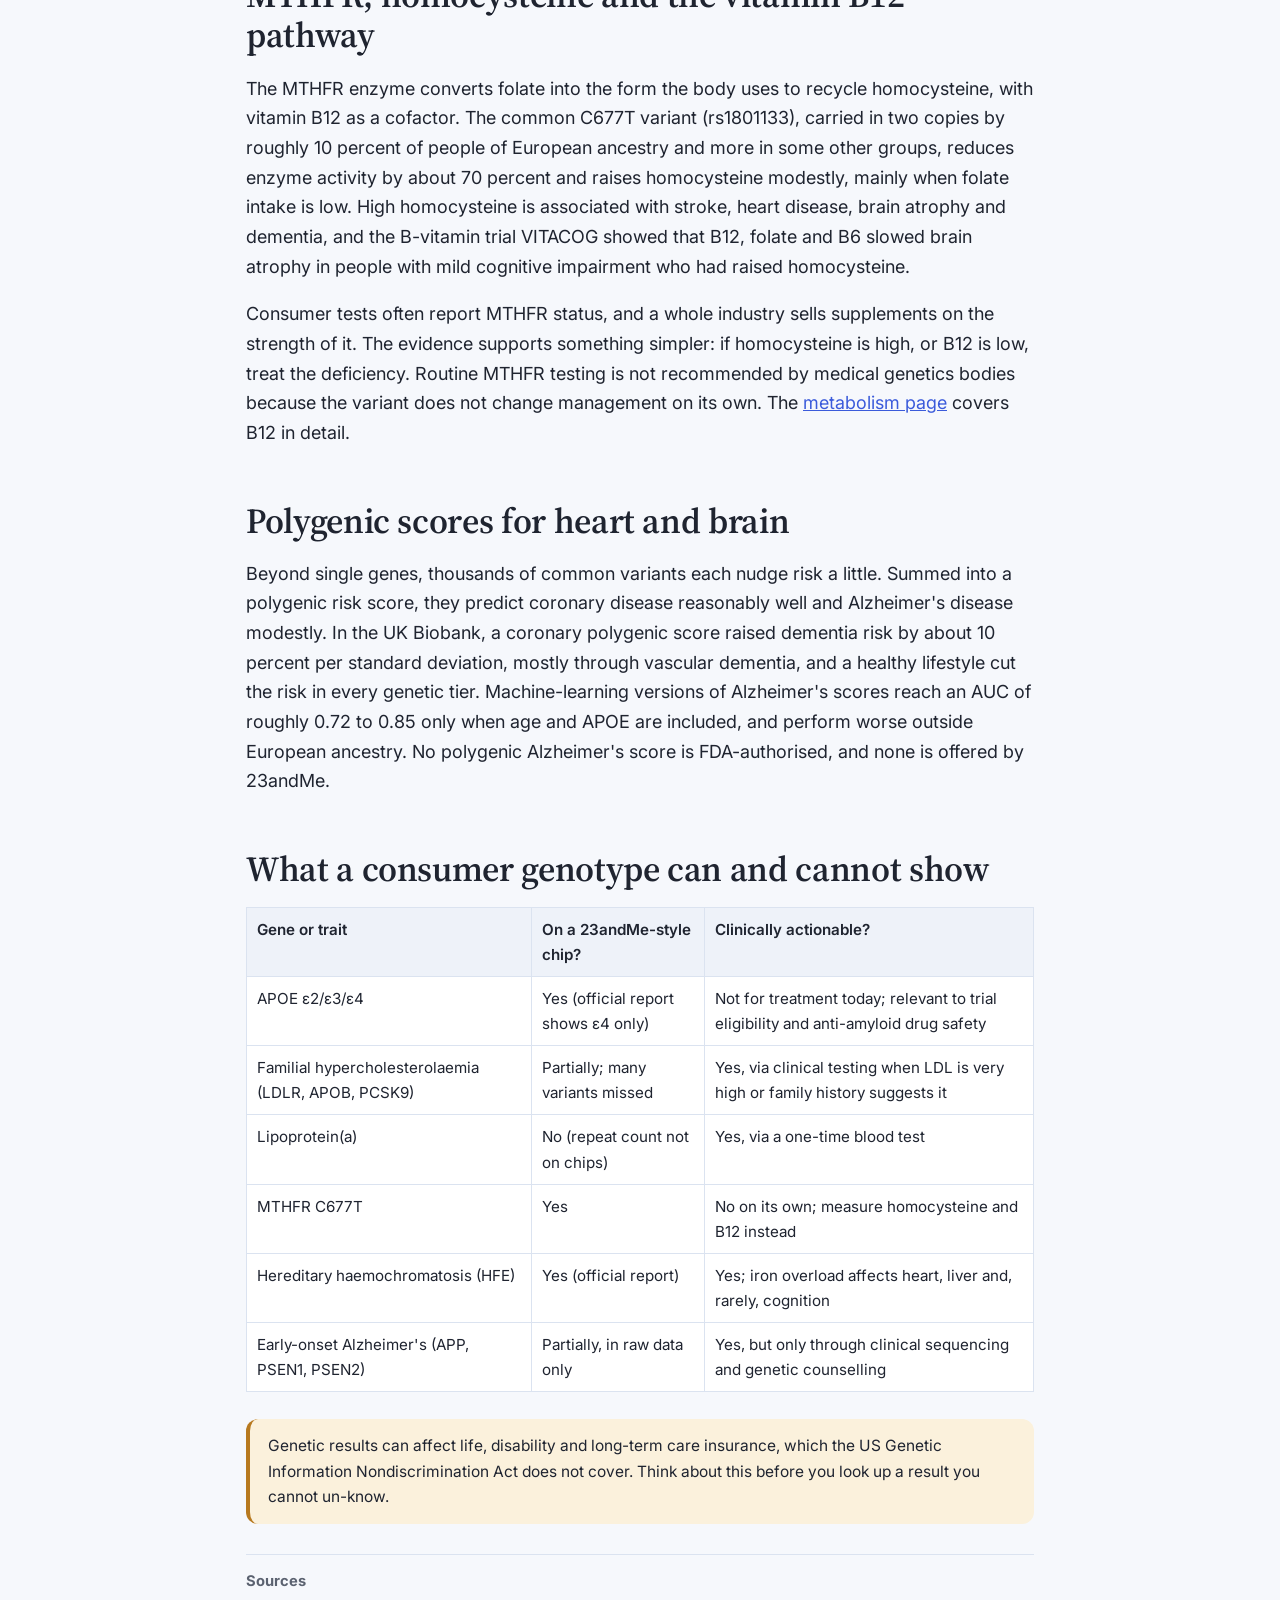
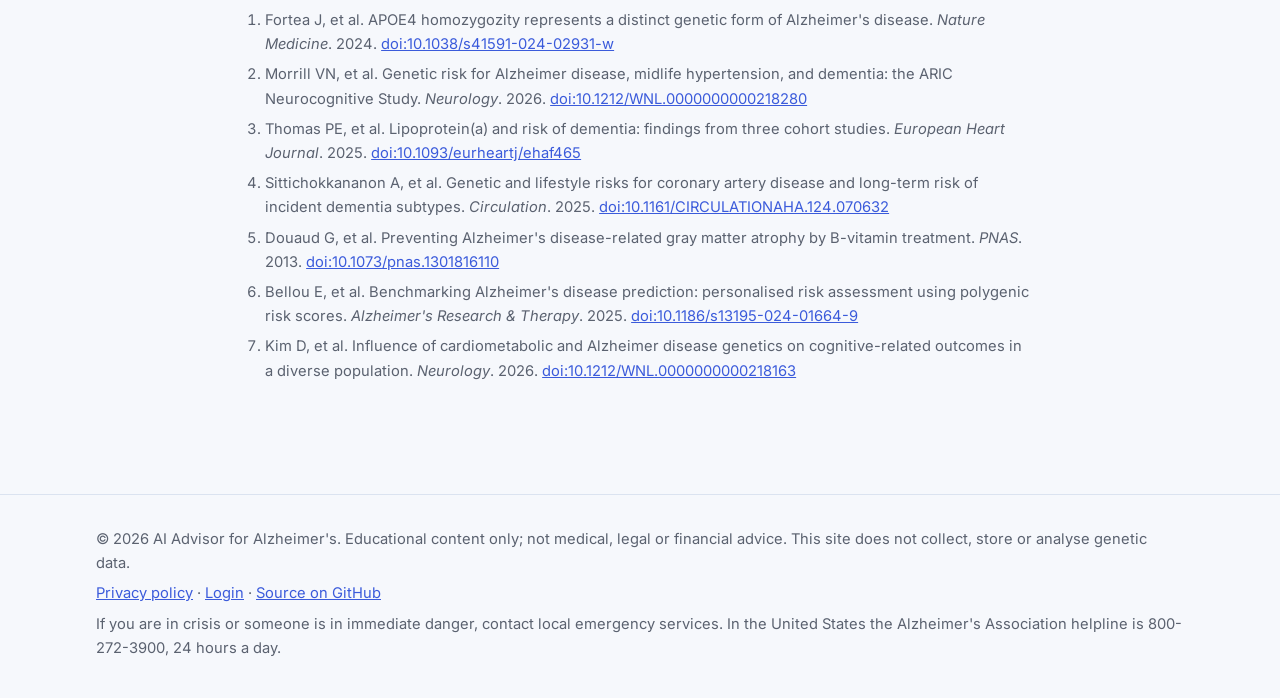
<file: genetic-heart-health.html>
<!DOCTYPE html>
<html lang="en">
<head>
  <meta charset="UTF-8">
  <meta name="viewport" content="width=device-width, initial-scale=1.0">
  <title>Genetics of heart and brain · AI Advisor for Alzheimer's</title>
  <meta name="description" content="The genes that affect both heart and brain: APOE, familial hypercholesterolaemia, lipoprotein(a), and the MTHFR and vitamin B12 pathway, with what consumer tests show.">
  <link rel="preconnect" href="https://fonts.googleapis.com">
  <link rel="preconnect" href="https://fonts.gstatic.com" crossorigin>
  <link href="https://fonts.googleapis.com/css2?family=Source+Serif+4:opsz,wght@8..60,400;8..60,600;8..60,700&family=Inter:wght@400;500;600&display=swap" rel="stylesheet">
  <link rel="stylesheet" href="styles.css?v=20261015e">
  <link rel="icon" href="data:image/svg+xml,%3Csvg xmlns='http://www.w3.org/2000/svg' viewBox='0 0 64 64'%3E%3Ccircle cx='32' cy='32' r='30' fill='%233b5bdb'/%3E%3Cpath d='M20 40c0-10 6-16 12-16s12 6 12 16' stroke='white' stroke-width='5' fill='none' stroke-linecap='round'/%3E%3Ccircle cx='32' cy='22' r='4' fill='white'/%3E%3C/svg%3E">
</head>
<body>
  <a class="skip-link" href="#main">Skip to main content</a>
  <header class="site-header">
    <div class="container header-inner">
      <a class="brand" href="index.html" aria-label="AI Advisor for Alzheimer's home">
        <span class="brand-mark" aria-hidden="true"></span>
        <span class="brand-text">AI Advisor <span class="brand-light">for Alzheimer's</span></span>
      </a>
      <nav class="site-nav" aria-label="Primary">
        <button class="nav-toggle" aria-expanded="false" aria-controls="nav-list">Menu</button>
        <ul id="nav-list" class="nav-list">
          <li><a href="index.html">Home</a></li>
          <li><a href="brain-health.html">Brain</a></li>
          <li><a href="heart-health.html">Heart</a></li>
          <li><a href="metabolism.html">Metabolism</a></li>
          <li><a href="genetic-heart-health.html" aria-current="page">Genetics</a></li>
          <li><a href="23andme.html">23andMe</a></li>
          <li><a href="clinical-trials.html">Trials</a></li>
          <li><a href="research.html">Research</a></li>
          <li><a href="other-sites.html">Other sites</a></li>
          <li><a href="advisor.html">Advisor</a></li>
          <li><a href="login.html">Login</a></li>
        </ul>
      </nav>
    </div>
  </header>
  <main id="main">
    <section class="page-head">
      <div class="container narrow">
        <p class="eyebrow">Genetics</p>
        <h1>Genetic heart health and the brain: the genes that affect both</h1>
        <p class="lead">A handful of common and rare variants shape both cardiovascular and cognitive risk. Most are visible, at least partly, in a consumer genotype file, but only a few change what you should do.</p>
        <p class="updated">Updated <time datetime="2026-10-15T12:30-04:00">15 October 2026, 12:30 EDT</time></p>
      </div>
    </section>
    <section class="section">
      <div class="container narrow prose">
        <h2>APOE: the gene that links cholesterol to Alzheimer's</h2>
        <p>
          Apolipoprotein E carries cholesterol and fats in the blood and in the brain. The ε4 form is the strongest common genetic risk factor for
          Alzheimer's disease and also raises LDL cholesterol and heart-disease risk modestly; ε2 is protective against Alzheimer's but can raise
          triglycerides. 23andMe reports ε4 only, as explained on the <a href="23andme.html">23andMe page</a>. Carrying two copies of ε4 is now argued
          to be a distinct genetic form of the disease, with near-universal amyloid pathology by the mid-sixties. For ε4 carriers, every vascular factor
          on the <a href="heart-health.html">heart health page</a> still applies, and midlife hypertension raises dementia risk by the same proportion as in
          non-carriers.
        </p>

        <h2>Familial hypercholesterolaemia</h2>
        <p>
          Mutations in LDLR, APOB or PCSK9 cause lifelong very high LDL cholesterol and early heart attacks in about 1 person in 250. Diagnosis is
          clinical and by sequencing; a chip-based consumer test covers only a small fraction of the thousands of known variants, so a "variant not
          detected" result does not exclude the condition. People with familial hypercholesterolaemia share the vascular dementia risk that goes with
          decades of high LDL, and early statin treatment is standard. The Family Heart Foundation (see <a href="other-sites.html">other sites</a>) is
          the patient organisation.
        </p>

        <h2>Lipoprotein(a)</h2>
        <p>
          Lp(a) levels are 80 to 90 percent genetically determined, set largely by the number of kringle IV type 2 repeats in the LPA gene, and they
          barely respond to diet or statins. About one person in five has a level high enough to raise heart-disease risk. As the heart page explains,
          the largest study to date found no continuous association with dementia, though small isoforms were linked to a 25 percent higher Alzheimer's
          risk in the Copenhagen cohorts. The LPA repeat count is not readable from a consumer chip; a blood test is the way to know your level.
        </p>

        <h2>MTHFR, homocysteine and the vitamin B12 pathway</h2>
        <p>
          The MTHFR enzyme converts folate into the form the body uses to recycle homocysteine, with vitamin B12 as a cofactor. The common C677T
          variant (rs1801133), carried in two copies by roughly 10 percent of people of European ancestry and more in some other groups, reduces enzyme
          activity by about 70 percent and raises homocysteine modestly, mainly when folate intake is low. High homocysteine is associated with stroke,
          heart disease, brain atrophy and dementia, and the B-vitamin trial VITACOG showed that B12, folate and B6 slowed brain atrophy in people with
          mild cognitive impairment who had raised homocysteine.
        </p>
        <p>
          Consumer tests often report MTHFR status, and a whole industry sells supplements on the strength of it. The evidence supports something
          simpler: if homocysteine is high, or B12 is low, treat the deficiency. Routine MTHFR testing is not recommended by medical genetics bodies
          because the variant does not change management on its own. The <a href="metabolism.html">metabolism page</a> covers B12 in detail.
        </p>

        <h2>Polygenic scores for heart and brain</h2>
        <p>
          Beyond single genes, thousands of common variants each nudge risk a little. Summed into a polygenic risk score, they predict coronary disease
          reasonably well and Alzheimer's disease modestly. In the UK Biobank, a coronary polygenic score raised dementia risk by about 10 percent per
          standard deviation, mostly through vascular dementia, and a healthy lifestyle cut the risk in every genetic tier. Machine-learning versions of
          Alzheimer's scores reach an AUC of roughly 0.72 to 0.85 only when age and APOE are included, and perform worse outside European ancestry.
          No polygenic Alzheimer's score is FDA-authorised, and none is offered by 23andMe.
        </p>

        <h2>What a consumer genotype can and cannot show</h2>
        <div class="table-wrap">
        <table>
          <thead><tr><th>Gene or trait</th><th>On a 23andMe-style chip?</th><th>Clinically actionable?</th></tr></thead>
          <tbody>
            <tr><td>APOE ε2/ε3/ε4</td><td>Yes (official report shows ε4 only)</td><td>Not for treatment today; relevant to trial eligibility and anti-amyloid drug safety</td></tr>
            <tr><td>Familial hypercholesterolaemia (LDLR, APOB, PCSK9)</td><td>Partially; many variants missed</td><td>Yes, via clinical testing when LDL is very high or family history suggests it</td></tr>
            <tr><td>Lipoprotein(a)</td><td>No (repeat count not on chips)</td><td>Yes, via a one-time blood test</td></tr>
            <tr><td>MTHFR C677T</td><td>Yes</td><td>No on its own; measure homocysteine and B12 instead</td></tr>
            <tr><td>Hereditary haemochromatosis (HFE)</td><td>Yes (official report)</td><td>Yes; iron overload affects heart, liver and, rarely, cognition</td></tr>
            <tr><td>Early-onset Alzheimer's (APP, PSEN1, PSEN2)</td><td>Partially, in raw data only</td><td>Yes, but only through clinical sequencing and genetic counselling</td></tr>
          </tbody>
        </table>
        </div>
        <p class="note">Genetic results can affect life, disability and long-term care insurance, which the US Genetic Information Nondiscrimination Act does not cover. Think about this before you look up a result you cannot un-know.</p>

        <div class="sources">
          <strong>Sources</strong>
          <ol>
            <li>Fortea J, et al. APOE4 homozygozity represents a distinct genetic form of Alzheimer's disease. <em>Nature Medicine</em>. 2024. <a href="https://doi.org/10.1038/s41591-024-02931-w">doi:10.1038/s41591-024-02931-w</a></li>
            <li>Morrill VN, et al. Genetic risk for Alzheimer disease, midlife hypertension, and dementia: the ARIC Neurocognitive Study. <em>Neurology</em>. 2026. <a href="https://doi.org/10.1212/WNL.0000000000218280">doi:10.1212/WNL.0000000000218280</a></li>
            <li>Thomas PE, et al. Lipoprotein(a) and risk of dementia: findings from three cohort studies. <em>European Heart Journal</em>. 2025. <a href="https://doi.org/10.1093/eurheartj/ehaf465">doi:10.1093/eurheartj/ehaf465</a></li>
            <li>Sittichokkananon A, et al. Genetic and lifestyle risks for coronary artery disease and long-term risk of incident dementia subtypes. <em>Circulation</em>. 2025. <a href="https://doi.org/10.1161/CIRCULATIONAHA.124.070632">doi:10.1161/CIRCULATIONAHA.124.070632</a></li>
            <li>Douaud G, et al. Preventing Alzheimer's disease-related gray matter atrophy by B-vitamin treatment. <em>PNAS</em>. 2013. <a href="https://doi.org/10.1073/pnas.1301816110">doi:10.1073/pnas.1301816110</a></li>
            <li>Bellou E, et al. Benchmarking Alzheimer's disease prediction: personalised risk assessment using polygenic risk scores. <em>Alzheimer's Research &amp; Therapy</em>. 2025. <a href="https://doi.org/10.1186/s13195-024-01664-9">doi:10.1186/s13195-024-01664-9</a></li>
            <li>Kim D, et al. Influence of cardiometabolic and Alzheimer disease genetics on cognitive-related outcomes in a diverse population. <em>Neurology</em>. 2026. <a href="https://doi.org/10.1212/WNL.0000000000218163">doi:10.1212/WNL.0000000000218163</a></li>
          </ol>
        </div>
      </div>
    </section>
  </main>
  <footer class="site-footer">
    <div class="container footer-inner">
      <p>&copy; <span data-year></span> AI Advisor for Alzheimer's. Educational content only; not medical, legal or financial advice. This site does not collect, store or analyse genetic data.</p>
      <p><a href="privacy.html">Privacy policy</a> · <a href="login.html">Login</a> · <a href="https://github.com/kerschberg-lgtm/AI-Advisor-for-Alzheimers">Source on GitHub</a></p>
      <p>If you are in crisis or someone is in immediate danger, contact local emergency services. In the United States the Alzheimer's Association helpline is 800-272-3900, 24 hours a day.</p>
    </div>
  </footer>
  <script src="script.js"></script>
</body>
</html>
</file>
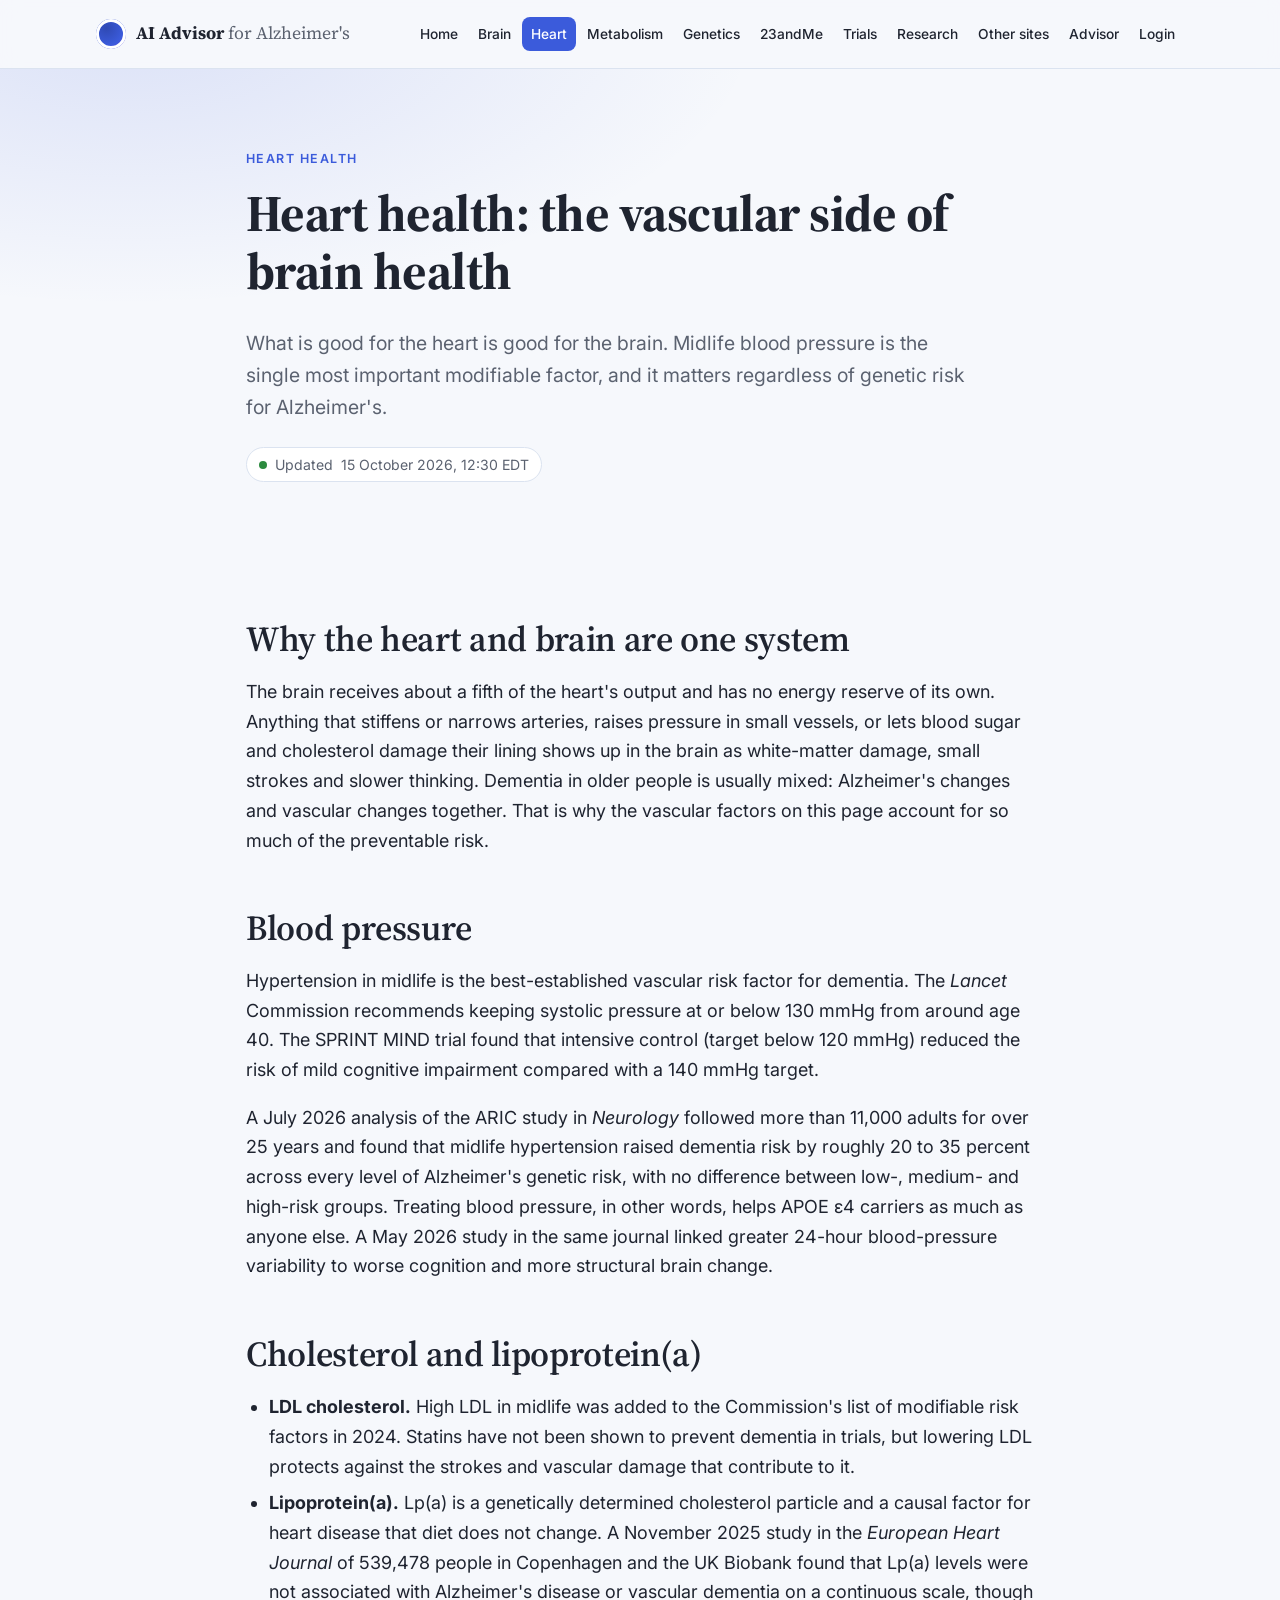
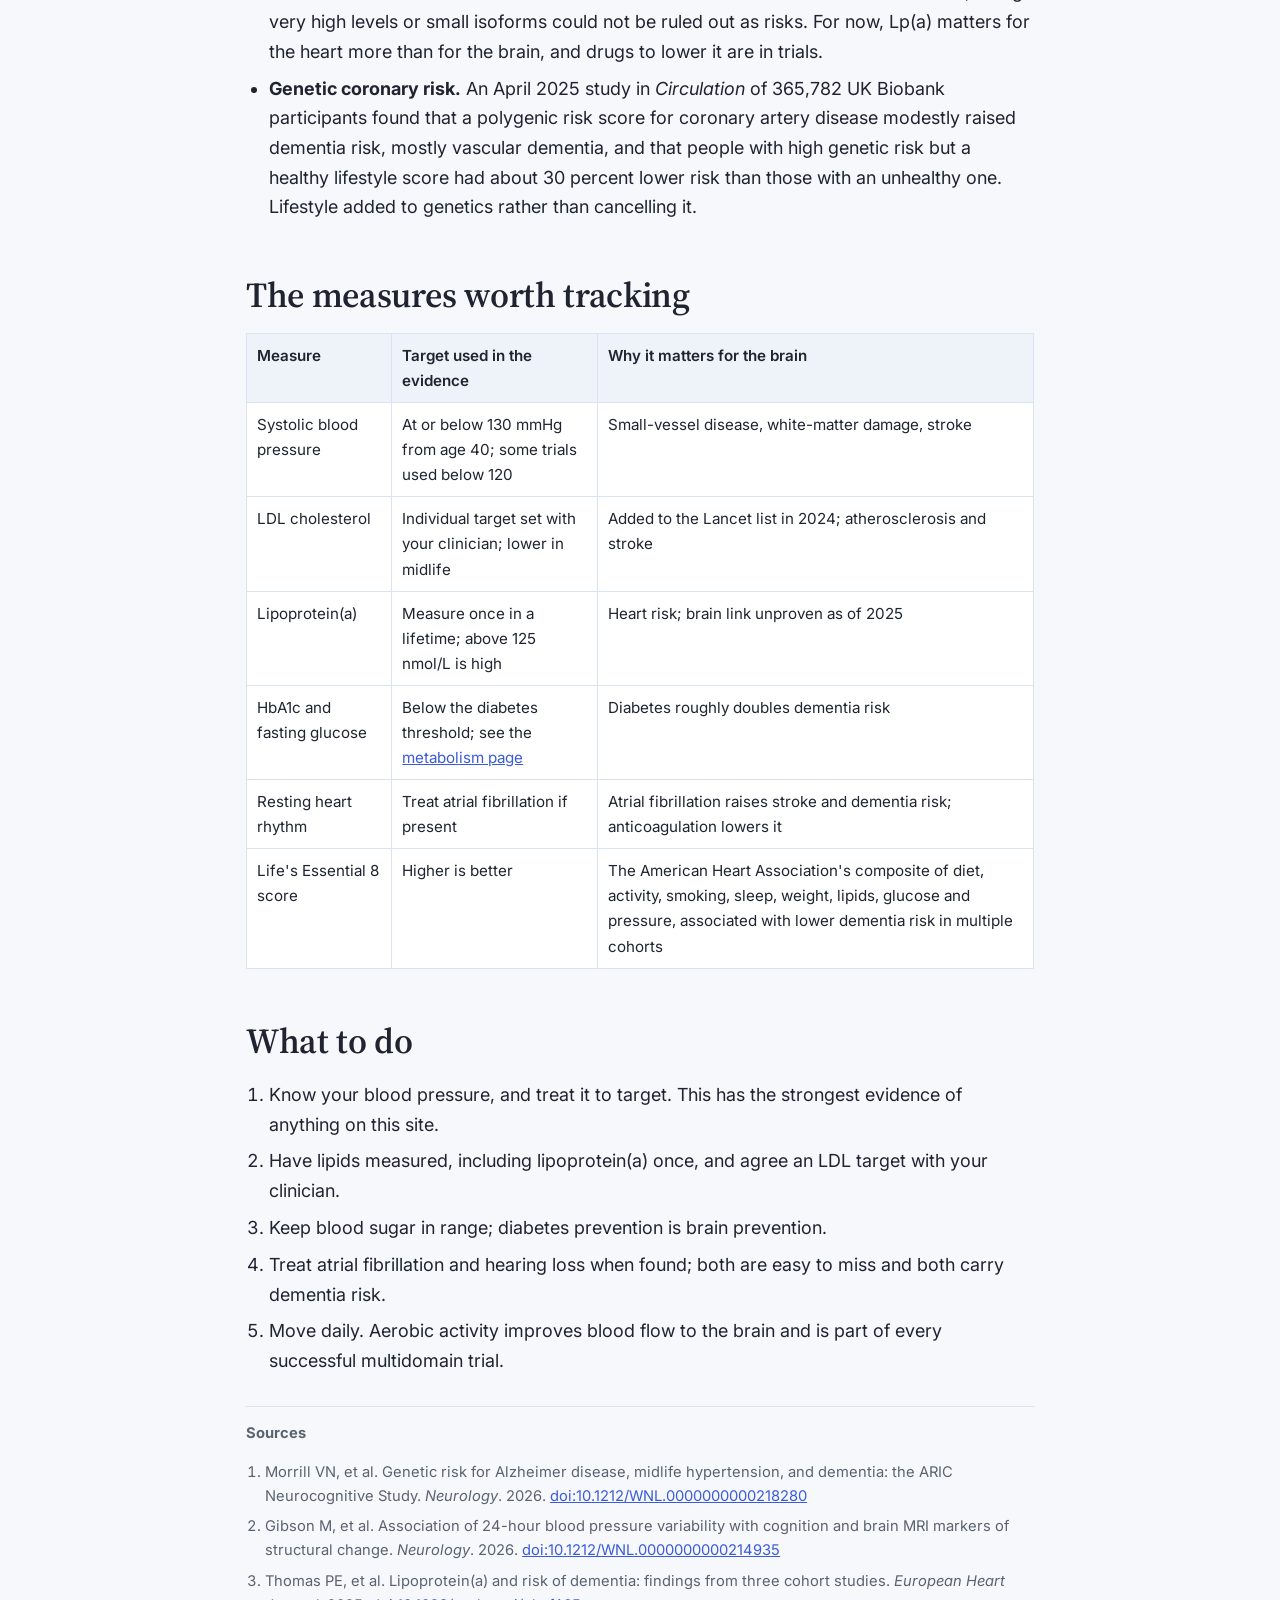
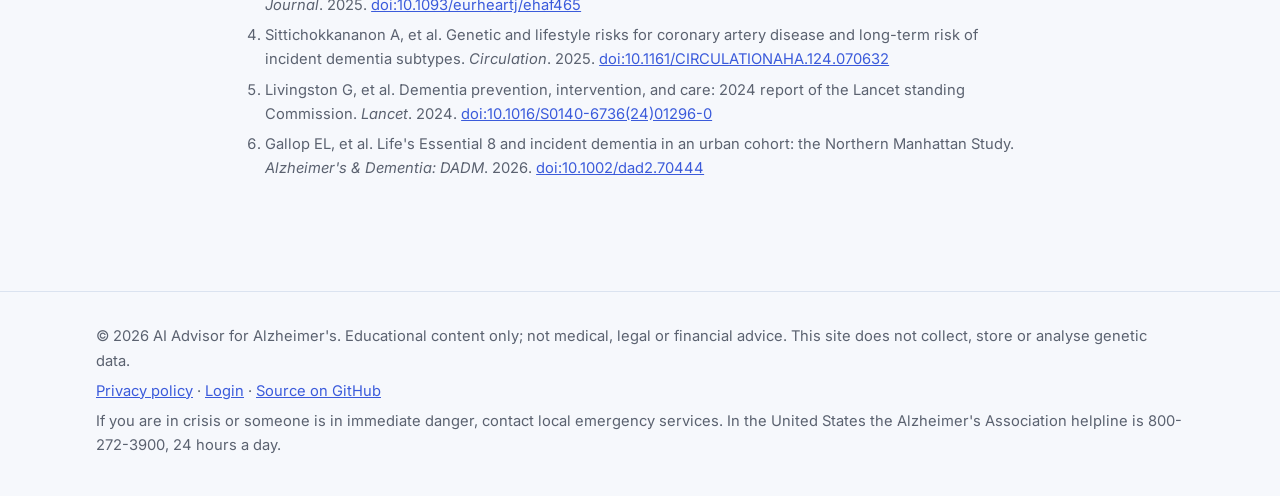
<file: heart-health.html>
<!DOCTYPE html>
<html lang="en">
<head>
  <meta charset="UTF-8">
  <meta name="viewport" content="width=device-width, initial-scale=1.0">
  <title>Heart health · AI Advisor for Alzheimer's</title>
  <meta name="description" content="How blood pressure, cholesterol, lipoprotein(a) and vascular health shape the risk of dementia, and the heart measures worth tracking.">
  <link rel="preconnect" href="https://fonts.googleapis.com">
  <link rel="preconnect" href="https://fonts.gstatic.com" crossorigin>
  <link href="https://fonts.googleapis.com/css2?family=Source+Serif+4:opsz,wght@8..60,400;8..60,600;8..60,700&family=Inter:wght@400;500;600&display=swap" rel="stylesheet">
  <link rel="stylesheet" href="styles.css?v=20261015e">
  <link rel="icon" href="data:image/svg+xml,%3Csvg xmlns='http://www.w3.org/2000/svg' viewBox='0 0 64 64'%3E%3Ccircle cx='32' cy='32' r='30' fill='%233b5bdb'/%3E%3Cpath d='M20 40c0-10 6-16 12-16s12 6 12 16' stroke='white' stroke-width='5' fill='none' stroke-linecap='round'/%3E%3Ccircle cx='32' cy='22' r='4' fill='white'/%3E%3C/svg%3E">
</head>
<body>
  <a class="skip-link" href="#main">Skip to main content</a>
  <header class="site-header">
    <div class="container header-inner">
      <a class="brand" href="index.html" aria-label="AI Advisor for Alzheimer's home">
        <span class="brand-mark" aria-hidden="true"></span>
        <span class="brand-text">AI Advisor <span class="brand-light">for Alzheimer's</span></span>
      </a>
      <nav class="site-nav" aria-label="Primary">
        <button class="nav-toggle" aria-expanded="false" aria-controls="nav-list">Menu</button>
        <ul id="nav-list" class="nav-list">
          <li><a href="index.html">Home</a></li>
          <li><a href="brain-health.html">Brain</a></li>
          <li><a href="heart-health.html" aria-current="page">Heart</a></li>
          <li><a href="metabolism.html">Metabolism</a></li>
          <li><a href="genetic-heart-health.html">Genetics</a></li>
          <li><a href="23andme.html">23andMe</a></li>
          <li><a href="clinical-trials.html">Trials</a></li>
          <li><a href="research.html">Research</a></li>
          <li><a href="other-sites.html">Other sites</a></li>
          <li><a href="advisor.html">Advisor</a></li>
          <li><a href="login.html">Login</a></li>
        </ul>
      </nav>
    </div>
  </header>
  <main id="main">
    <section class="page-head">
      <div class="container narrow">
        <p class="eyebrow">Heart health</p>
        <h1>Heart health: the vascular side of brain health</h1>
        <p class="lead">What is good for the heart is good for the brain. Midlife blood pressure is the single most important modifiable factor, and it matters regardless of genetic risk for Alzheimer's.</p>
        <p class="updated">Updated <time datetime="2026-10-15T12:30-04:00">15 October 2026, 12:30 EDT</time></p>
      </div>
    </section>
    <section class="section">
      <div class="container narrow prose">
        <h2>Why the heart and brain are one system</h2>
        <p>
          The brain receives about a fifth of the heart's output and has no energy reserve of its own. Anything that stiffens or narrows arteries,
          raises pressure in small vessels, or lets blood sugar and cholesterol damage their lining shows up in the brain as white-matter damage,
          small strokes and slower thinking. Dementia in older people is usually mixed: Alzheimer's changes and vascular changes together.
          That is why the vascular factors on this page account for so much of the preventable risk.
        </p>

        <h2>Blood pressure</h2>
        <p>
          Hypertension in midlife is the best-established vascular risk factor for dementia. The <em>Lancet</em> Commission recommends keeping systolic
          pressure at or below 130 mmHg from around age 40. The SPRINT MIND trial found that intensive control (target below 120 mmHg) reduced the
          risk of mild cognitive impairment compared with a 140 mmHg target.
        </p>
        <p>
          A July 2026 analysis of the ARIC study in <em>Neurology</em> followed more than 11,000 adults for over 25 years and found that midlife
          hypertension raised dementia risk by roughly 20 to 35 percent across every level of Alzheimer's genetic risk, with no difference between
          low-, medium- and high-risk groups. Treating blood pressure, in other words, helps APOE ε4 carriers as much as anyone else. A May 2026
          study in the same journal linked greater 24-hour blood-pressure variability to worse cognition and more structural brain change.
        </p>

        <h2>Cholesterol and lipoprotein(a)</h2>
        <ul>
          <li><strong>LDL cholesterol.</strong> High LDL in midlife was added to the Commission's list of modifiable risk factors in 2024. Statins have
            not been shown to prevent dementia in trials, but lowering LDL protects against the strokes and vascular damage that contribute to it.</li>
          <li><strong>Lipoprotein(a).</strong> Lp(a) is a genetically determined cholesterol particle and a causal factor for heart disease that diet
            does not change. A November 2025 study in the <em>European Heart Journal</em> of 539,478 people in Copenhagen and the UK Biobank found
            that Lp(a) levels were not associated with Alzheimer's disease or vascular dementia on a continuous scale, though very high levels or small
            isoforms could not be ruled out as risks. For now, Lp(a) matters for the heart more than for the brain, and drugs to lower it are in trials.</li>
          <li><strong>Genetic coronary risk.</strong> An April 2025 study in <em>Circulation</em> of 365,782 UK Biobank participants found that a polygenic
            risk score for coronary artery disease modestly raised dementia risk, mostly vascular dementia, and that people with high genetic risk but
            a healthy lifestyle score had about 30 percent lower risk than those with an unhealthy one. Lifestyle added to genetics rather than cancelling it.</li>
        </ul>

        <h2>The measures worth tracking</h2>
        <div class="table-wrap">
        <table>
          <thead><tr><th>Measure</th><th>Target used in the evidence</th><th>Why it matters for the brain</th></tr></thead>
          <tbody>
            <tr><td>Systolic blood pressure</td><td>At or below 130 mmHg from age 40; some trials used below 120</td><td>Small-vessel disease, white-matter damage, stroke</td></tr>
            <tr><td>LDL cholesterol</td><td>Individual target set with your clinician; lower in midlife</td><td>Added to the Lancet list in 2024; atherosclerosis and stroke</td></tr>
            <tr><td>Lipoprotein(a)</td><td>Measure once in a lifetime; above 125 nmol/L is high</td><td>Heart risk; brain link unproven as of 2025</td></tr>
            <tr><td>HbA1c and fasting glucose</td><td>Below the diabetes threshold; see the <a href="metabolism.html">metabolism page</a></td><td>Diabetes roughly doubles dementia risk</td></tr>
            <tr><td>Resting heart rhythm</td><td>Treat atrial fibrillation if present</td><td>Atrial fibrillation raises stroke and dementia risk; anticoagulation lowers it</td></tr>
            <tr><td>Life's Essential 8 score</td><td>Higher is better</td><td>The American Heart Association's composite of diet, activity, smoking, sleep, weight, lipids, glucose and pressure, associated with lower dementia risk in multiple cohorts</td></tr>
          </tbody>
        </table>
        </div>

        <h2>What to do</h2>
        <ol>
          <li>Know your blood pressure, and treat it to target. This has the strongest evidence of anything on this site.</li>
          <li>Have lipids measured, including lipoprotein(a) once, and agree an LDL target with your clinician.</li>
          <li>Keep blood sugar in range; diabetes prevention is brain prevention.</li>
          <li>Treat atrial fibrillation and hearing loss when found; both are easy to miss and both carry dementia risk.</li>
          <li>Move daily. Aerobic activity improves blood flow to the brain and is part of every successful multidomain trial.</li>
        </ol>

        <div class="sources">
          <strong>Sources</strong>
          <ol>
            <li>Morrill VN, et al. Genetic risk for Alzheimer disease, midlife hypertension, and dementia: the ARIC Neurocognitive Study. <em>Neurology</em>. 2026. <a href="https://doi.org/10.1212/WNL.0000000000218280">doi:10.1212/WNL.0000000000218280</a></li>
            <li>Gibson M, et al. Association of 24-hour blood pressure variability with cognition and brain MRI markers of structural change. <em>Neurology</em>. 2026. <a href="https://doi.org/10.1212/WNL.0000000000214935">doi:10.1212/WNL.0000000000214935</a></li>
            <li>Thomas PE, et al. Lipoprotein(a) and risk of dementia: findings from three cohort studies. <em>European Heart Journal</em>. 2025. <a href="https://doi.org/10.1093/eurheartj/ehaf465">doi:10.1093/eurheartj/ehaf465</a></li>
            <li>Sittichokkananon A, et al. Genetic and lifestyle risks for coronary artery disease and long-term risk of incident dementia subtypes. <em>Circulation</em>. 2025. <a href="https://doi.org/10.1161/CIRCULATIONAHA.124.070632">doi:10.1161/CIRCULATIONAHA.124.070632</a></li>
            <li>Livingston G, et al. Dementia prevention, intervention, and care: 2024 report of the Lancet standing Commission. <em>Lancet</em>. 2024. <a href="https://doi.org/10.1016/S0140-6736(24)01296-0">doi:10.1016/S0140-6736(24)01296-0</a></li>
            <li>Gallop EL, et al. Life's Essential 8 and incident dementia in an urban cohort: the Northern Manhattan Study. <em>Alzheimer's &amp; Dementia: DADM</em>. 2026. <a href="https://doi.org/10.1002/dad2.70444">doi:10.1002/dad2.70444</a></li>
          </ol>
        </div>
      </div>
    </section>
  </main>
  <footer class="site-footer">
    <div class="container footer-inner">
      <p>&copy; <span data-year></span> AI Advisor for Alzheimer's. Educational content only; not medical, legal or financial advice. This site does not collect, store or analyse genetic data.</p>
      <p><a href="privacy.html">Privacy policy</a> · <a href="login.html">Login</a> · <a href="https://github.com/kerschberg-lgtm/AI-Advisor-for-Alzheimers">Source on GitHub</a></p>
      <p>If you are in crisis or someone is in immediate danger, contact local emergency services. In the United States the Alzheimer's Association helpline is 800-272-3900, 24 hours a day.</p>
    </div>
  </footer>
  <script src="script.js"></script>
</body>
</html>
</file>
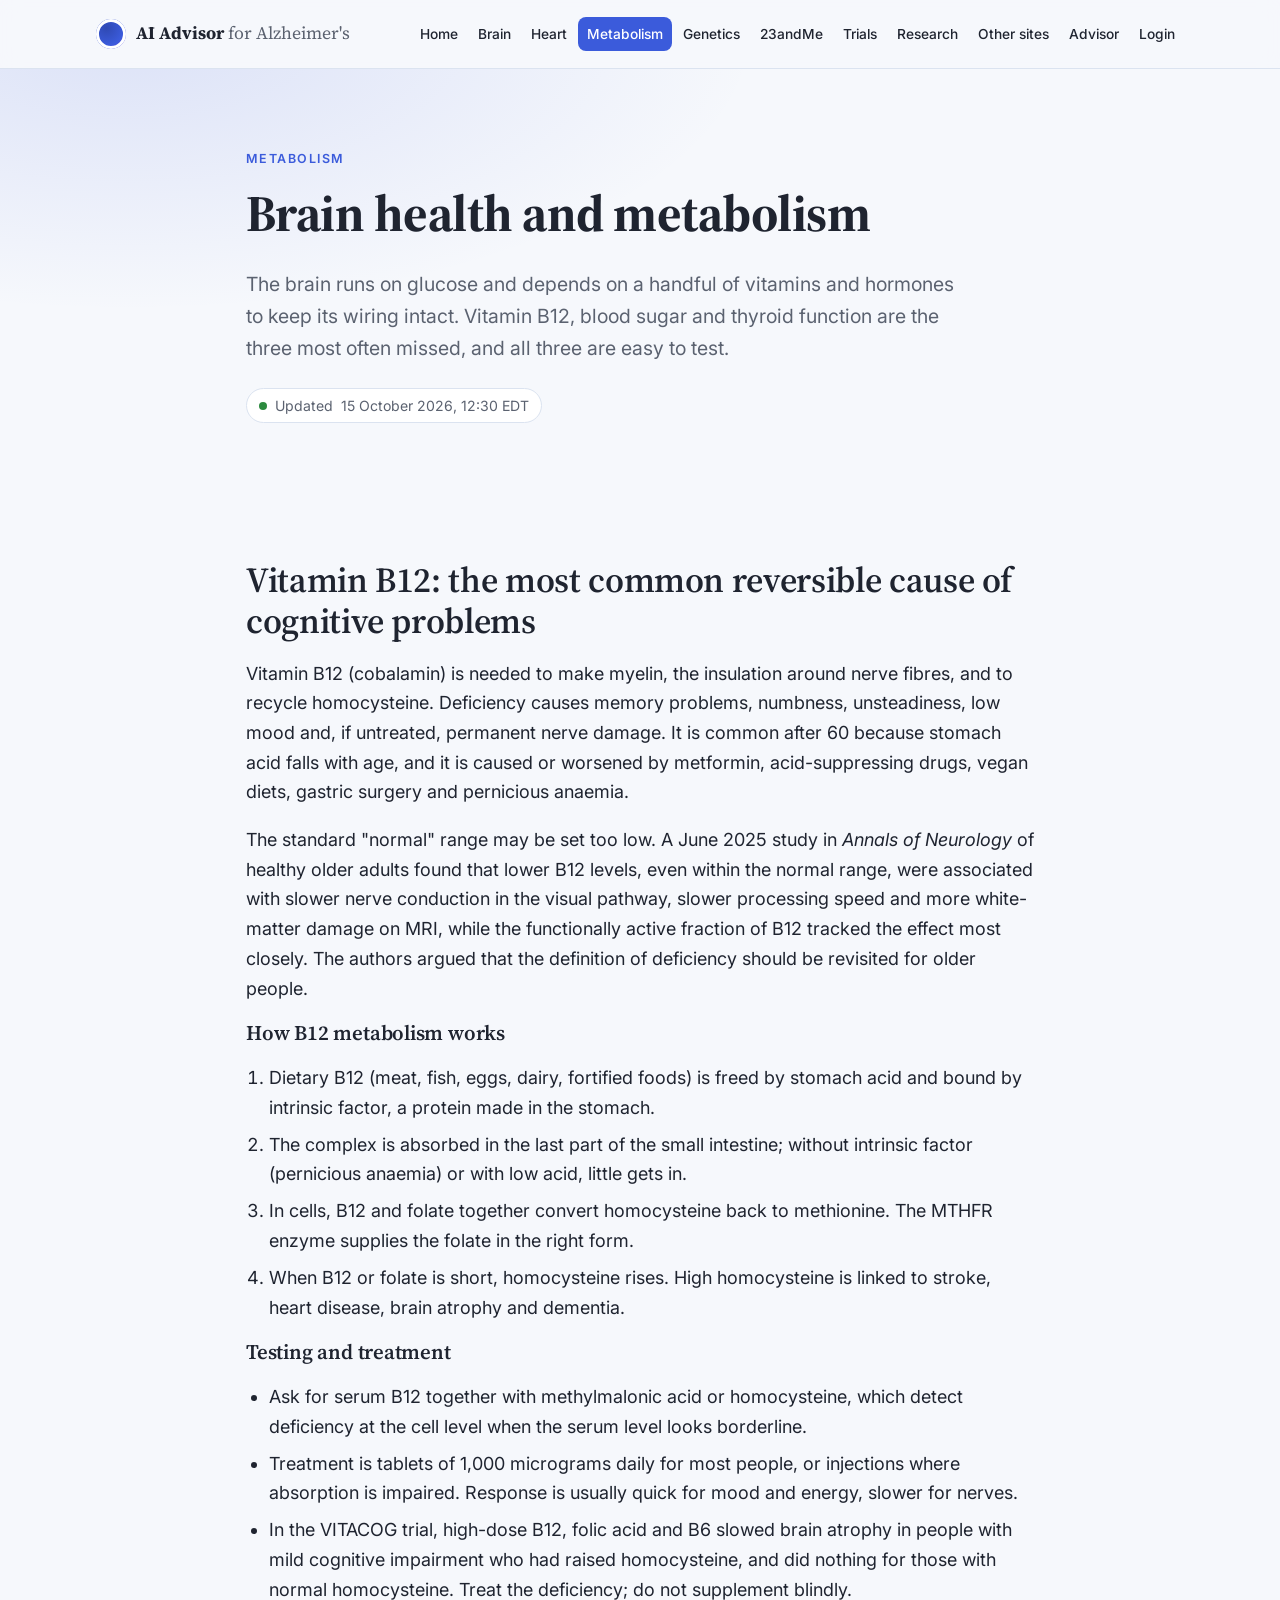
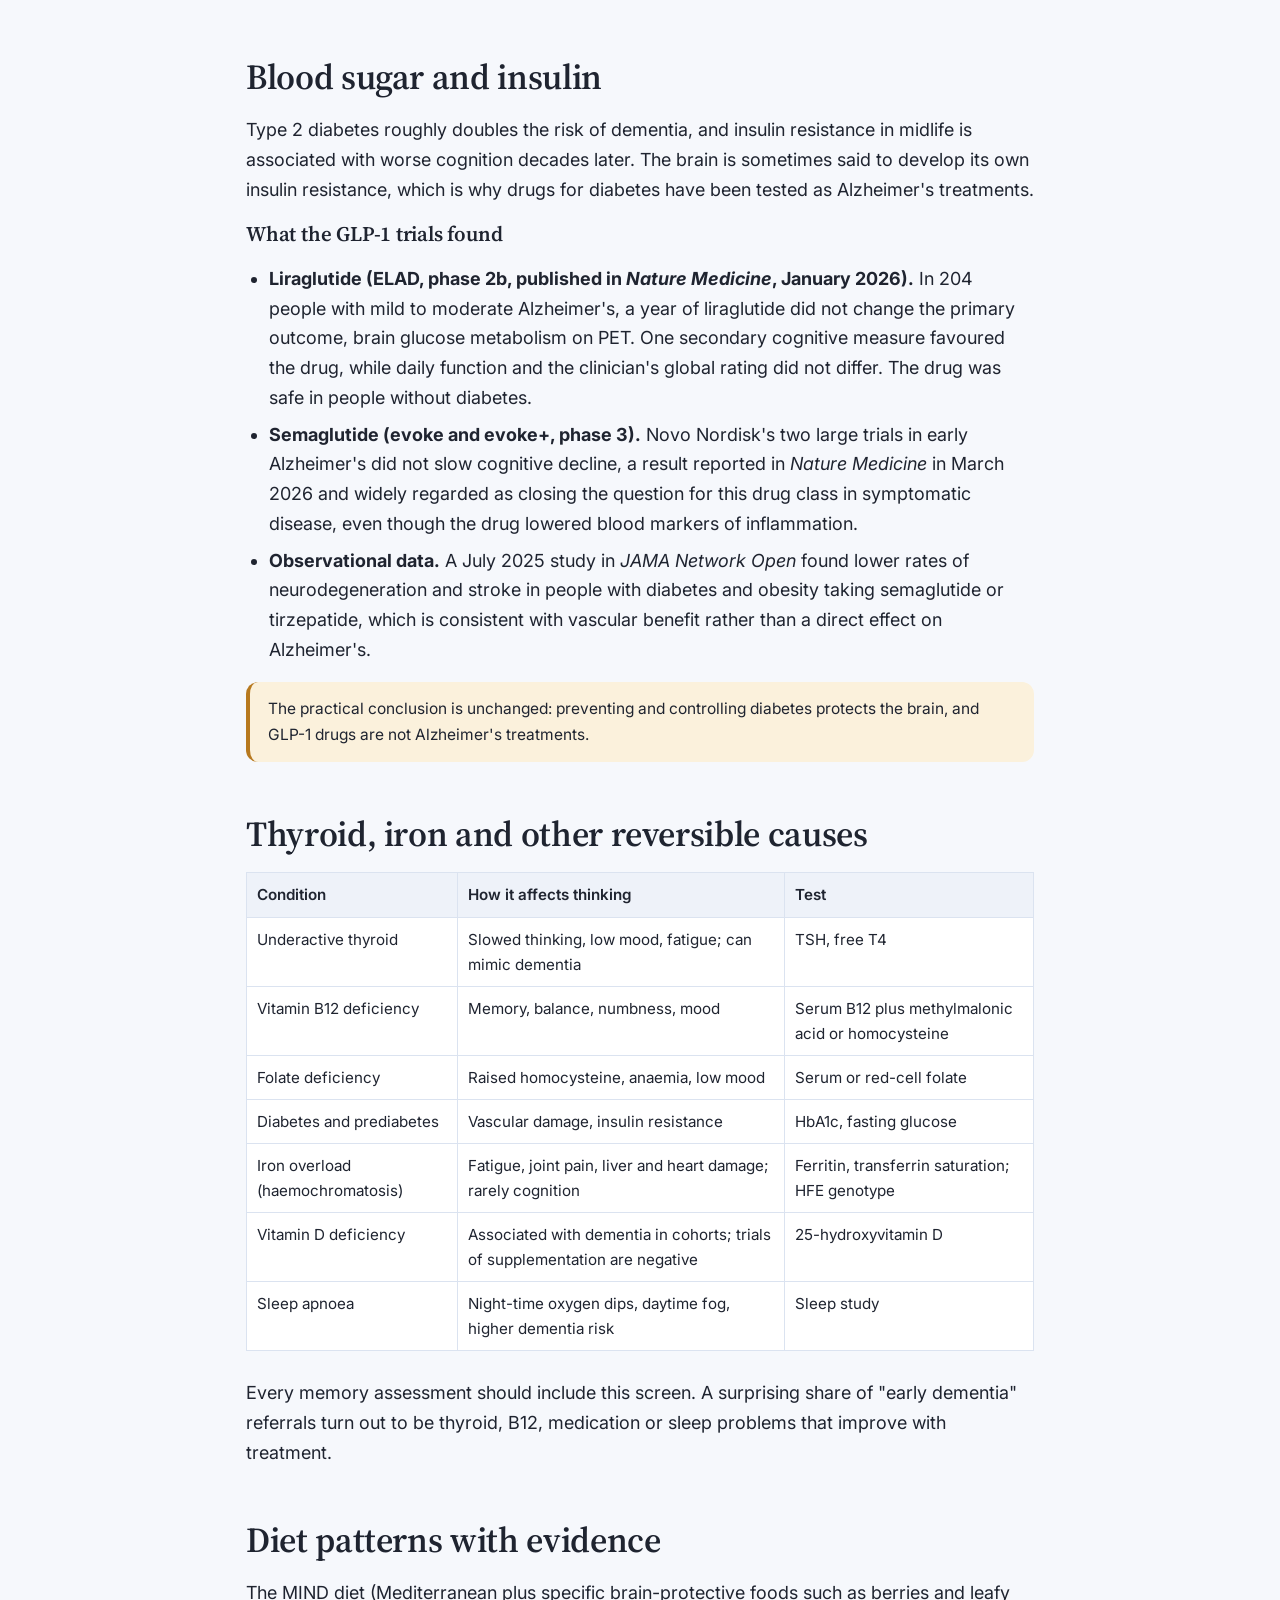
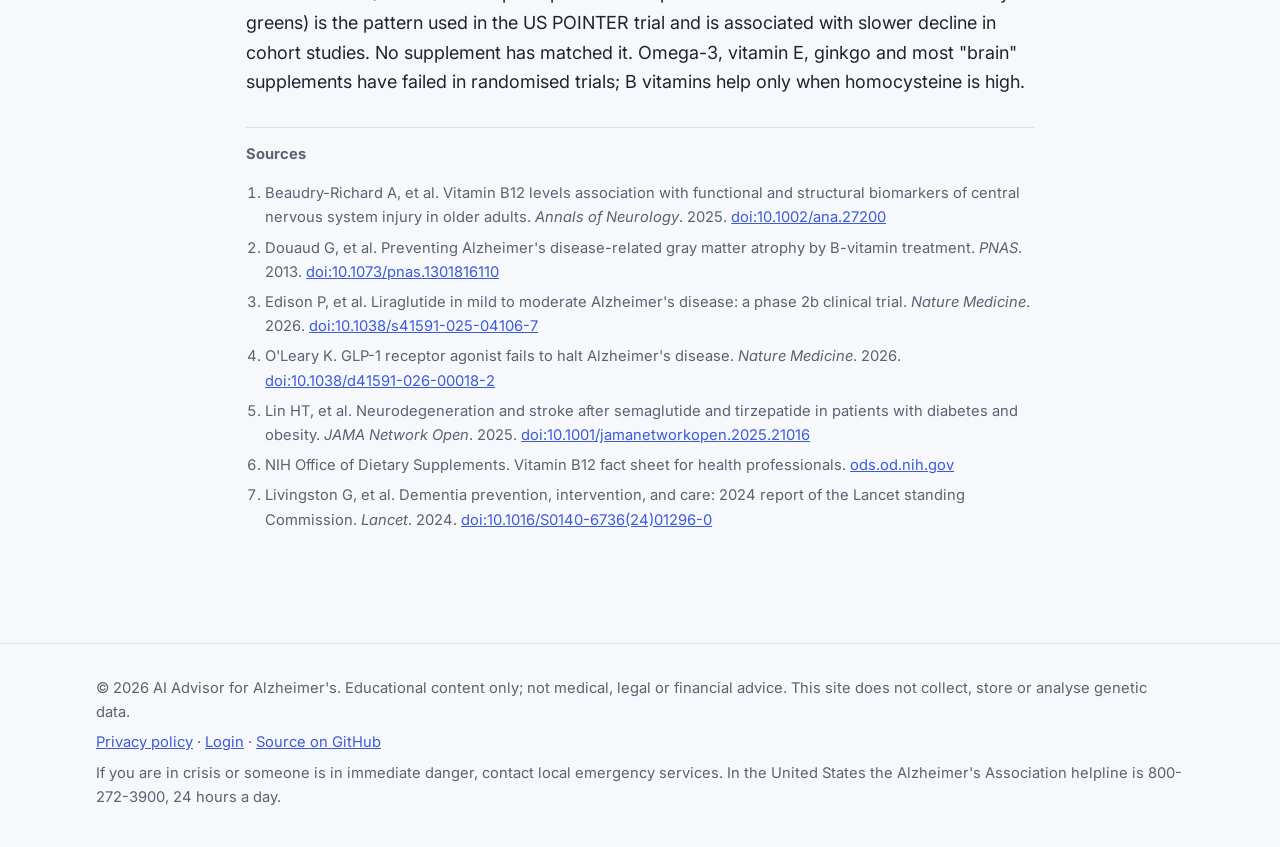
<file: metabolism.html>
<!DOCTYPE html>
<html lang="en">
<head>
  <meta charset="UTF-8">
  <meta name="viewport" content="width=device-width, initial-scale=1.0">
  <title>Brain health and metabolism · AI Advisor for Alzheimer's</title>
  <meta name="description" content="Vitamin B12, folate and homocysteine, blood sugar and insulin, thyroid function, and what the GLP-1 drug trials found for Alzheimer's.">
  <link rel="preconnect" href="https://fonts.googleapis.com">
  <link rel="preconnect" href="https://fonts.gstatic.com" crossorigin>
  <link href="https://fonts.googleapis.com/css2?family=Source+Serif+4:opsz,wght@8..60,400;8..60,600;8..60,700&family=Inter:wght@400;500;600&display=swap" rel="stylesheet">
  <link rel="stylesheet" href="styles.css?v=20261015e">
  <link rel="icon" href="data:image/svg+xml,%3Csvg xmlns='http://www.w3.org/2000/svg' viewBox='0 0 64 64'%3E%3Ccircle cx='32' cy='32' r='30' fill='%233b5bdb'/%3E%3Cpath d='M20 40c0-10 6-16 12-16s12 6 12 16' stroke='white' stroke-width='5' fill='none' stroke-linecap='round'/%3E%3Ccircle cx='32' cy='22' r='4' fill='white'/%3E%3C/svg%3E">
</head>
<body>
  <a class="skip-link" href="#main">Skip to main content</a>
  <header class="site-header">
    <div class="container header-inner">
      <a class="brand" href="index.html" aria-label="AI Advisor for Alzheimer's home">
        <span class="brand-mark" aria-hidden="true"></span>
        <span class="brand-text">AI Advisor <span class="brand-light">for Alzheimer's</span></span>
      </a>
      <nav class="site-nav" aria-label="Primary">
        <button class="nav-toggle" aria-expanded="false" aria-controls="nav-list">Menu</button>
        <ul id="nav-list" class="nav-list">
          <li><a href="index.html">Home</a></li>
          <li><a href="brain-health.html">Brain</a></li>
          <li><a href="heart-health.html">Heart</a></li>
          <li><a href="metabolism.html" aria-current="page">Metabolism</a></li>
          <li><a href="genetic-heart-health.html">Genetics</a></li>
          <li><a href="23andme.html">23andMe</a></li>
          <li><a href="clinical-trials.html">Trials</a></li>
          <li><a href="research.html">Research</a></li>
          <li><a href="other-sites.html">Other sites</a></li>
          <li><a href="advisor.html">Advisor</a></li>
          <li><a href="login.html">Login</a></li>
        </ul>
      </nav>
    </div>
  </header>
  <main id="main">
    <section class="page-head">
      <div class="container narrow">
        <p class="eyebrow">Metabolism</p>
        <h1>Brain health and metabolism</h1>
        <p class="lead">The brain runs on glucose and depends on a handful of vitamins and hormones to keep its wiring intact. Vitamin B12, blood sugar and thyroid function are the three most often missed, and all three are easy to test.</p>
        <p class="updated">Updated <time datetime="2026-10-15T12:30-04:00">15 October 2026, 12:30 EDT</time></p>
      </div>
    </section>
    <section class="section">
      <div class="container narrow prose">
        <h2>Vitamin B12: the most common reversible cause of cognitive problems</h2>
        <p>
          Vitamin B12 (cobalamin) is needed to make myelin, the insulation around nerve fibres, and to recycle homocysteine. Deficiency causes memory
          problems, numbness, unsteadiness, low mood and, if untreated, permanent nerve damage. It is common after 60 because stomach acid falls with age,
          and it is caused or worsened by metformin, acid-suppressing drugs, vegan diets, gastric surgery and pernicious anaemia.
        </p>
        <p>
          The standard "normal" range may be set too low. A June 2025 study in <em>Annals of Neurology</em> of healthy older adults found that lower B12
          levels, even within the normal range, were associated with slower nerve conduction in the visual pathway, slower processing speed and more
          white-matter damage on MRI, while the functionally active fraction of B12 tracked the effect most closely. The authors argued that the definition
          of deficiency should be revisited for older people.
        </p>
        <h3>How B12 metabolism works</h3>
        <ol>
          <li>Dietary B12 (meat, fish, eggs, dairy, fortified foods) is freed by stomach acid and bound by intrinsic factor, a protein made in the stomach.</li>
          <li>The complex is absorbed in the last part of the small intestine; without intrinsic factor (pernicious anaemia) or with low acid, little gets in.</li>
          <li>In cells, B12 and folate together convert homocysteine back to methionine. The MTHFR enzyme supplies the folate in the right form.</li>
          <li>When B12 or folate is short, homocysteine rises. High homocysteine is linked to stroke, heart disease, brain atrophy and dementia.</li>
        </ol>
        <h3>Testing and treatment</h3>
        <ul>
          <li>Ask for serum B12 together with methylmalonic acid or homocysteine, which detect deficiency at the cell level when the serum level looks borderline.</li>
          <li>Treatment is tablets of 1,000 micrograms daily for most people, or injections where absorption is impaired. Response is usually quick for mood and energy, slower for nerves.</li>
          <li>In the VITACOG trial, high-dose B12, folic acid and B6 slowed brain atrophy in people with mild cognitive impairment who had raised homocysteine, and did nothing for those with normal homocysteine. Treat the deficiency; do not supplement blindly.</li>
        </ul>

        <h2>Blood sugar and insulin</h2>
        <p>
          Type 2 diabetes roughly doubles the risk of dementia, and insulin resistance in midlife is associated with worse cognition decades later. The
          brain is sometimes said to develop its own insulin resistance, which is why drugs for diabetes have been tested as Alzheimer's treatments.
        </p>
        <h3>What the GLP-1 trials found</h3>
        <ul>
          <li><strong>Liraglutide (ELAD, phase 2b, published in <em>Nature Medicine</em>, January 2026).</strong> In 204 people with mild to moderate Alzheimer's, a year of liraglutide did not change the primary outcome, brain glucose metabolism on PET. One secondary cognitive measure favoured the drug, while daily function and the clinician's global rating did not differ. The drug was safe in people without diabetes.</li>
          <li><strong>Semaglutide (evoke and evoke+, phase 3).</strong> Novo Nordisk's two large trials in early Alzheimer's did not slow cognitive decline, a result reported in <em>Nature Medicine</em> in March 2026 and widely regarded as closing the question for this drug class in symptomatic disease, even though the drug lowered blood markers of inflammation.</li>
          <li><strong>Observational data.</strong> A July 2025 study in <em>JAMA Network Open</em> found lower rates of neurodegeneration and stroke in people with diabetes and obesity taking semaglutide or tirzepatide, which is consistent with vascular benefit rather than a direct effect on Alzheimer's.</li>
        </ul>
        <p class="note">The practical conclusion is unchanged: preventing and controlling diabetes protects the brain, and GLP-1 drugs are not Alzheimer's treatments.</p>

        <h2>Thyroid, iron and other reversible causes</h2>
        <div class="table-wrap">
        <table>
          <thead><tr><th>Condition</th><th>How it affects thinking</th><th>Test</th></tr></thead>
          <tbody>
            <tr><td>Underactive thyroid</td><td>Slowed thinking, low mood, fatigue; can mimic dementia</td><td>TSH, free T4</td></tr>
            <tr><td>Vitamin B12 deficiency</td><td>Memory, balance, numbness, mood</td><td>Serum B12 plus methylmalonic acid or homocysteine</td></tr>
            <tr><td>Folate deficiency</td><td>Raised homocysteine, anaemia, low mood</td><td>Serum or red-cell folate</td></tr>
            <tr><td>Diabetes and prediabetes</td><td>Vascular damage, insulin resistance</td><td>HbA1c, fasting glucose</td></tr>
            <tr><td>Iron overload (haemochromatosis)</td><td>Fatigue, joint pain, liver and heart damage; rarely cognition</td><td>Ferritin, transferrin saturation; HFE genotype</td></tr>
            <tr><td>Vitamin D deficiency</td><td>Associated with dementia in cohorts; trials of supplementation are negative</td><td>25-hydroxyvitamin D</td></tr>
            <tr><td>Sleep apnoea</td><td>Night-time oxygen dips, daytime fog, higher dementia risk</td><td>Sleep study</td></tr>
          </tbody>
        </table>
        </div>
        <p>
          Every memory assessment should include this screen. A surprising share of "early dementia" referrals turn out to be thyroid, B12, medication or
          sleep problems that improve with treatment.
        </p>

        <h2>Diet patterns with evidence</h2>
        <p>
          The MIND diet (Mediterranean plus specific brain-protective foods such as berries and leafy greens) is the pattern used in the US POINTER trial
          and is associated with slower decline in cohort studies. No supplement has matched it. Omega-3, vitamin E, ginkgo and most "brain" supplements have
          failed in randomised trials; B vitamins help only when homocysteine is high.
        </p>

        <div class="sources">
          <strong>Sources</strong>
          <ol>
            <li>Beaudry-Richard A, et al. Vitamin B12 levels association with functional and structural biomarkers of central nervous system injury in older adults. <em>Annals of Neurology</em>. 2025. <a href="https://doi.org/10.1002/ana.27200">doi:10.1002/ana.27200</a></li>
            <li>Douaud G, et al. Preventing Alzheimer's disease-related gray matter atrophy by B-vitamin treatment. <em>PNAS</em>. 2013. <a href="https://doi.org/10.1073/pnas.1301816110">doi:10.1073/pnas.1301816110</a></li>
            <li>Edison P, et al. Liraglutide in mild to moderate Alzheimer's disease: a phase 2b clinical trial. <em>Nature Medicine</em>. 2026. <a href="https://doi.org/10.1038/s41591-025-04106-7">doi:10.1038/s41591-025-04106-7</a></li>
            <li>O'Leary K. GLP-1 receptor agonist fails to halt Alzheimer's disease. <em>Nature Medicine</em>. 2026. <a href="https://doi.org/10.1038/d41591-026-00018-2">doi:10.1038/d41591-026-00018-2</a></li>
            <li>Lin HT, et al. Neurodegeneration and stroke after semaglutide and tirzepatide in patients with diabetes and obesity. <em>JAMA Network Open</em>. 2025. <a href="https://doi.org/10.1001/jamanetworkopen.2025.21016">doi:10.1001/jamanetworkopen.2025.21016</a></li>
            <li>NIH Office of Dietary Supplements. Vitamin B12 fact sheet for health professionals. <a href="https://ods.od.nih.gov/factsheets/VitaminB12-HealthProfessional/">ods.od.nih.gov</a></li>
            <li>Livingston G, et al. Dementia prevention, intervention, and care: 2024 report of the Lancet standing Commission. <em>Lancet</em>. 2024. <a href="https://doi.org/10.1016/S0140-6736(24)01296-0">doi:10.1016/S0140-6736(24)01296-0</a></li>
          </ol>
        </div>
      </div>
    </section>
  </main>
  <footer class="site-footer">
    <div class="container footer-inner">
      <p>&copy; <span data-year></span> AI Advisor for Alzheimer's. Educational content only; not medical, legal or financial advice. This site does not collect, store or analyse genetic data.</p>
      <p><a href="privacy.html">Privacy policy</a> · <a href="login.html">Login</a> · <a href="https://github.com/kerschberg-lgtm/AI-Advisor-for-Alzheimers">Source on GitHub</a></p>
      <p>If you are in crisis or someone is in immediate danger, contact local emergency services. In the United States the Alzheimer's Association helpline is 800-272-3900, 24 hours a day.</p>
    </div>
  </footer>
  <script src="script.js"></script>
</body>
</html>
</file>
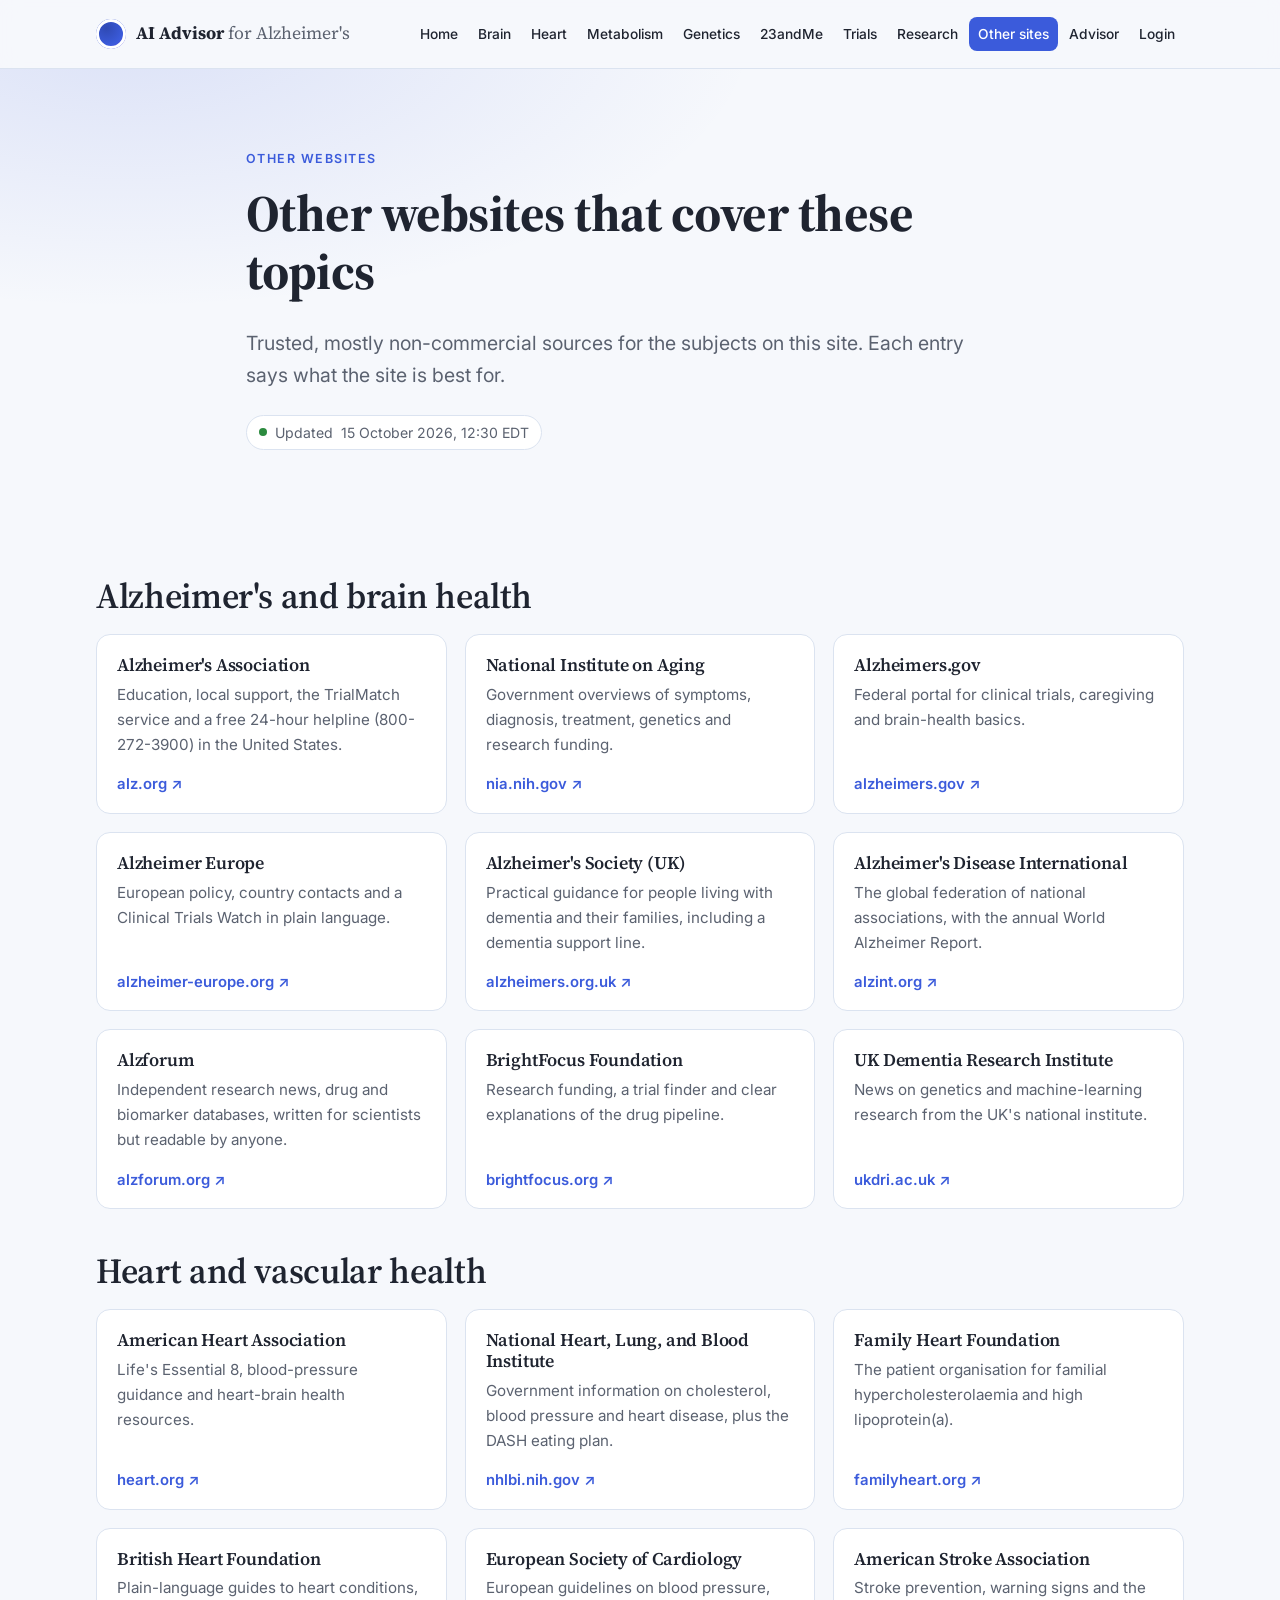
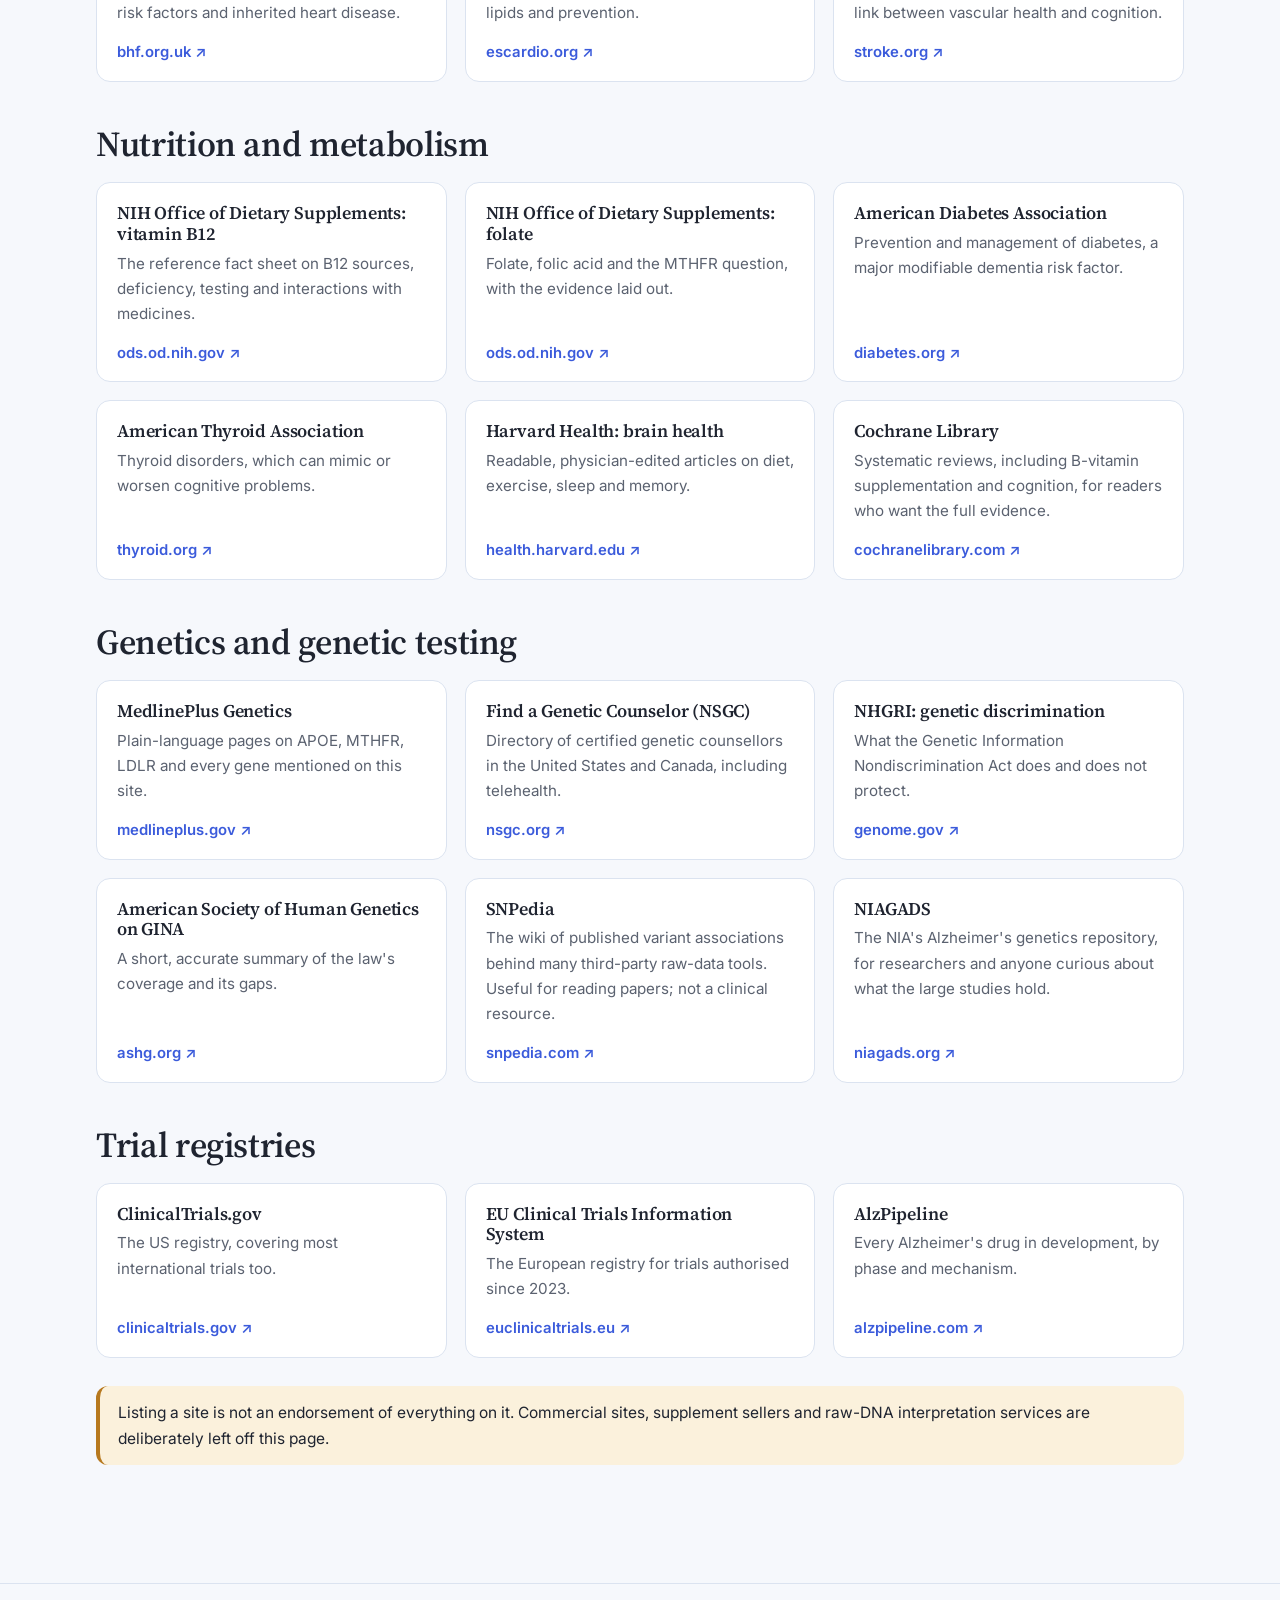
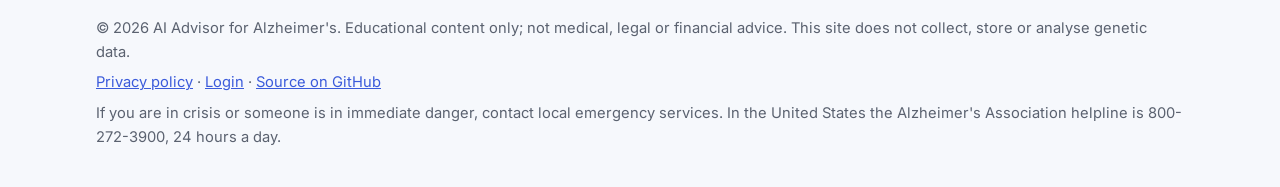
<file: other-sites.html>
<!DOCTYPE html>
<html lang="en">
<head>
  <meta charset="UTF-8">
  <meta name="viewport" content="width=device-width, initial-scale=1.0">
  <title>Other websites · AI Advisor for Alzheimer's</title>
  <meta name="description" content="Established organisations that offer advice and information on brain health, heart health, nutrition, metabolism and genetics.">
  <link rel="preconnect" href="https://fonts.googleapis.com">
  <link rel="preconnect" href="https://fonts.gstatic.com" crossorigin>
  <link href="https://fonts.googleapis.com/css2?family=Source+Serif+4:opsz,wght@8..60,400;8..60,600;8..60,700&family=Inter:wght@400;500;600&display=swap" rel="stylesheet">
  <link rel="stylesheet" href="styles.css?v=20261015e">
  <link rel="icon" href="data:image/svg+xml,%3Csvg xmlns='http://www.w3.org/2000/svg' viewBox='0 0 64 64'%3E%3Ccircle cx='32' cy='32' r='30' fill='%233b5bdb'/%3E%3Cpath d='M20 40c0-10 6-16 12-16s12 6 12 16' stroke='white' stroke-width='5' fill='none' stroke-linecap='round'/%3E%3Ccircle cx='32' cy='22' r='4' fill='white'/%3E%3C/svg%3E">
</head>
<body>
  <a class="skip-link" href="#main">Skip to main content</a>
  <header class="site-header">
    <div class="container header-inner">
      <a class="brand" href="index.html" aria-label="AI Advisor for Alzheimer's home">
        <span class="brand-mark" aria-hidden="true"></span>
        <span class="brand-text">AI Advisor <span class="brand-light">for Alzheimer's</span></span>
      </a>
      <nav class="site-nav" aria-label="Primary">
        <button class="nav-toggle" aria-expanded="false" aria-controls="nav-list">Menu</button>
        <ul id="nav-list" class="nav-list">
          <li><a href="index.html">Home</a></li>
          <li><a href="brain-health.html">Brain</a></li>
          <li><a href="heart-health.html">Heart</a></li>
          <li><a href="metabolism.html">Metabolism</a></li>
          <li><a href="genetic-heart-health.html">Genetics</a></li>
          <li><a href="23andme.html">23andMe</a></li>
          <li><a href="clinical-trials.html">Trials</a></li>
          <li><a href="research.html">Research</a></li>
          <li><a href="other-sites.html" aria-current="page">Other sites</a></li>
          <li><a href="advisor.html">Advisor</a></li>
          <li><a href="login.html">Login</a></li>
        </ul>
      </nav>
    </div>
  </header>
  <main id="main">
    <section class="page-head">
      <div class="container narrow">
        <p class="eyebrow">Other websites</p>
        <h1>Other websites that cover these topics</h1>
        <p class="lead">Trusted, mostly non-commercial sources for the subjects on this site. Each entry says what the site is best for.</p>
        <p class="updated">Updated <time datetime="2026-10-15T12:30-04:00">15 October 2026, 12:30 EDT</time></p>
      </div>
    </section>
    <section class="section">
      <div class="container">
        <h2>Alzheimer's and brain health</h2>
        <div class="resource-grid">
          <a class="resource" href="https://www.alz.org" target="_blank" rel="noopener"><h3>Alzheimer's Association</h3><p>Education, local support, the TrialMatch service and a free 24-hour helpline (800-272-3900) in the United States.</p><span class="resource-link">alz.org ↗</span></a>
          <a class="resource" href="https://www.nia.nih.gov/health/alzheimers" target="_blank" rel="noopener"><h3>National Institute on Aging</h3><p>Government overviews of symptoms, diagnosis, treatment, genetics and research funding.</p><span class="resource-link">nia.nih.gov ↗</span></a>
          <a class="resource" href="https://www.alzheimers.gov" target="_blank" rel="noopener"><h3>Alzheimers.gov</h3><p>Federal portal for clinical trials, caregiving and brain-health basics.</p><span class="resource-link">alzheimers.gov ↗</span></a>
          <a class="resource" href="https://www.alzheimer-europe.org" target="_blank" rel="noopener"><h3>Alzheimer Europe</h3><p>European policy, country contacts and a Clinical Trials Watch in plain language.</p><span class="resource-link">alzheimer-europe.org ↗</span></a>
          <a class="resource" href="https://www.alzheimers.org.uk" target="_blank" rel="noopener"><h3>Alzheimer's Society (UK)</h3><p>Practical guidance for people living with dementia and their families, including a dementia support line.</p><span class="resource-link">alzheimers.org.uk ↗</span></a>
          <a class="resource" href="https://www.alzint.org" target="_blank" rel="noopener"><h3>Alzheimer's Disease International</h3><p>The global federation of national associations, with the annual World Alzheimer Report.</p><span class="resource-link">alzint.org ↗</span></a>
          <a class="resource" href="https://www.alzforum.org" target="_blank" rel="noopener"><h3>Alzforum</h3><p>Independent research news, drug and biomarker databases, written for scientists but readable by anyone.</p><span class="resource-link">alzforum.org ↗</span></a>
          <a class="resource" href="https://www.brightfocus.org/alzheimers" target="_blank" rel="noopener"><h3>BrightFocus Foundation</h3><p>Research funding, a trial finder and clear explanations of the drug pipeline.</p><span class="resource-link">brightfocus.org ↗</span></a>
          <a class="resource" href="https://www.ukdri.ac.uk" target="_blank" rel="noopener"><h3>UK Dementia Research Institute</h3><p>News on genetics and machine-learning research from the UK's national institute.</p><span class="resource-link">ukdri.ac.uk ↗</span></a>
        </div>

        <h2>Heart and vascular health</h2>
        <div class="resource-grid">
          <a class="resource" href="https://www.heart.org" target="_blank" rel="noopener"><h3>American Heart Association</h3><p>Life's Essential 8, blood-pressure guidance and heart-brain health resources.</p><span class="resource-link">heart.org ↗</span></a>
          <a class="resource" href="https://www.nhlbi.nih.gov" target="_blank" rel="noopener"><h3>National Heart, Lung, and Blood Institute</h3><p>Government information on cholesterol, blood pressure and heart disease, plus the DASH eating plan.</p><span class="resource-link">nhlbi.nih.gov ↗</span></a>
          <a class="resource" href="https://familyheart.org" target="_blank" rel="noopener"><h3>Family Heart Foundation</h3><p>The patient organisation for familial hypercholesterolaemia and high lipoprotein(a).</p><span class="resource-link">familyheart.org ↗</span></a>
          <a class="resource" href="https://www.bhf.org.uk" target="_blank" rel="noopener"><h3>British Heart Foundation</h3><p>Plain-language guides to heart conditions, risk factors and inherited heart disease.</p><span class="resource-link">bhf.org.uk ↗</span></a>
          <a class="resource" href="https://www.escardio.org" target="_blank" rel="noopener"><h3>European Society of Cardiology</h3><p>European guidelines on blood pressure, lipids and prevention.</p><span class="resource-link">escardio.org ↗</span></a>
          <a class="resource" href="https://www.stroke.org" target="_blank" rel="noopener"><h3>American Stroke Association</h3><p>Stroke prevention, warning signs and the link between vascular health and cognition.</p><span class="resource-link">stroke.org ↗</span></a>
        </div>

        <h2>Nutrition and metabolism</h2>
        <div class="resource-grid">
          <a class="resource" href="https://ods.od.nih.gov/factsheets/VitaminB12-HealthProfessional/" target="_blank" rel="noopener"><h3>NIH Office of Dietary Supplements: vitamin B12</h3><p>The reference fact sheet on B12 sources, deficiency, testing and interactions with medicines.</p><span class="resource-link">ods.od.nih.gov ↗</span></a>
          <a class="resource" href="https://ods.od.nih.gov/factsheets/Folate-HealthProfessional/" target="_blank" rel="noopener"><h3>NIH Office of Dietary Supplements: folate</h3><p>Folate, folic acid and the MTHFR question, with the evidence laid out.</p><span class="resource-link">ods.od.nih.gov ↗</span></a>
          <a class="resource" href="https://diabetes.org" target="_blank" rel="noopener"><h3>American Diabetes Association</h3><p>Prevention and management of diabetes, a major modifiable dementia risk factor.</p><span class="resource-link">diabetes.org ↗</span></a>
          <a class="resource" href="https://www.thyroid.org" target="_blank" rel="noopener"><h3>American Thyroid Association</h3><p>Thyroid disorders, which can mimic or worsen cognitive problems.</p><span class="resource-link">thyroid.org ↗</span></a>
          <a class="resource" href="https://www.health.harvard.edu/topics/brain-health" target="_blank" rel="noopener"><h3>Harvard Health: brain health</h3><p>Readable, physician-edited articles on diet, exercise, sleep and memory.</p><span class="resource-link">health.harvard.edu ↗</span></a>
          <a class="resource" href="https://www.cochranelibrary.com" target="_blank" rel="noopener"><h3>Cochrane Library</h3><p>Systematic reviews, including B-vitamin supplementation and cognition, for readers who want the full evidence.</p><span class="resource-link">cochranelibrary.com ↗</span></a>
        </div>

        <h2>Genetics and genetic testing</h2>
        <div class="resource-grid">
          <a class="resource" href="https://medlineplus.gov/genetics/" target="_blank" rel="noopener"><h3>MedlinePlus Genetics</h3><p>Plain-language pages on APOE, MTHFR, LDLR and every gene mentioned on this site.</p><span class="resource-link">medlineplus.gov ↗</span></a>
          <a class="resource" href="https://findageneticcounselor.nsgc.org" target="_blank" rel="noopener"><h3>Find a Genetic Counselor (NSGC)</h3><p>Directory of certified genetic counsellors in the United States and Canada, including telehealth.</p><span class="resource-link">nsgc.org ↗</span></a>
          <a class="resource" href="https://www.genome.gov/about-genomics/policy-issues/Genetic-Discrimination" target="_blank" rel="noopener"><h3>NHGRI: genetic discrimination</h3><p>What the Genetic Information Nondiscrimination Act does and does not protect.</p><span class="resource-link">genome.gov ↗</span></a>
          <a class="resource" href="https://www.ashg.org/advocacy/gina/" target="_blank" rel="noopener"><h3>American Society of Human Genetics on GINA</h3><p>A short, accurate summary of the law's coverage and its gaps.</p><span class="resource-link">ashg.org ↗</span></a>
          <a class="resource" href="https://www.snpedia.com" target="_blank" rel="noopener"><h3>SNPedia</h3><p>The wiki of published variant associations behind many third-party raw-data tools. Useful for reading papers; not a clinical resource.</p><span class="resource-link">snpedia.com ↗</span></a>
          <a class="resource" href="https://www.niagads.org" target="_blank" rel="noopener"><h3>NIAGADS</h3><p>The NIA's Alzheimer's genetics repository, for researchers and anyone curious about what the large studies hold.</p><span class="resource-link">niagads.org ↗</span></a>
        </div>

        <h2>Trial registries</h2>
        <div class="resource-grid">
          <a class="resource" href="https://clinicaltrials.gov" target="_blank" rel="noopener"><h3>ClinicalTrials.gov</h3><p>The US registry, covering most international trials too.</p><span class="resource-link">clinicaltrials.gov ↗</span></a>
          <a class="resource" href="https://euclinicaltrials.eu" target="_blank" rel="noopener"><h3>EU Clinical Trials Information System</h3><p>The European registry for trials authorised since 2023.</p><span class="resource-link">euclinicaltrials.eu ↗</span></a>
          <a class="resource" href="https://www.alzpipeline.com" target="_blank" rel="noopener"><h3>AlzPipeline</h3><p>Every Alzheimer's drug in development, by phase and mechanism.</p><span class="resource-link">alzpipeline.com ↗</span></a>
        </div>
        <p class="note" style="margin-top:28px">Listing a site is not an endorsement of everything on it. Commercial sites, supplement sellers and raw-DNA interpretation services are deliberately left off this page.</p>
      </div>
    </section>
  </main>
  <footer class="site-footer">
    <div class="container footer-inner">
      <p>&copy; <span data-year></span> AI Advisor for Alzheimer's. Educational content only; not medical, legal or financial advice. This site does not collect, store or analyse genetic data.</p>
      <p><a href="privacy.html">Privacy policy</a> · <a href="login.html">Login</a> · <a href="https://github.com/kerschberg-lgtm/AI-Advisor-for-Alzheimers">Source on GitHub</a></p>
      <p>If you are in crisis or someone is in immediate danger, contact local emergency services. In the United States the Alzheimer's Association helpline is 800-272-3900, 24 hours a day.</p>
    </div>
  </footer>
  <script src="script.js"></script>
</body>
</html>
</file>
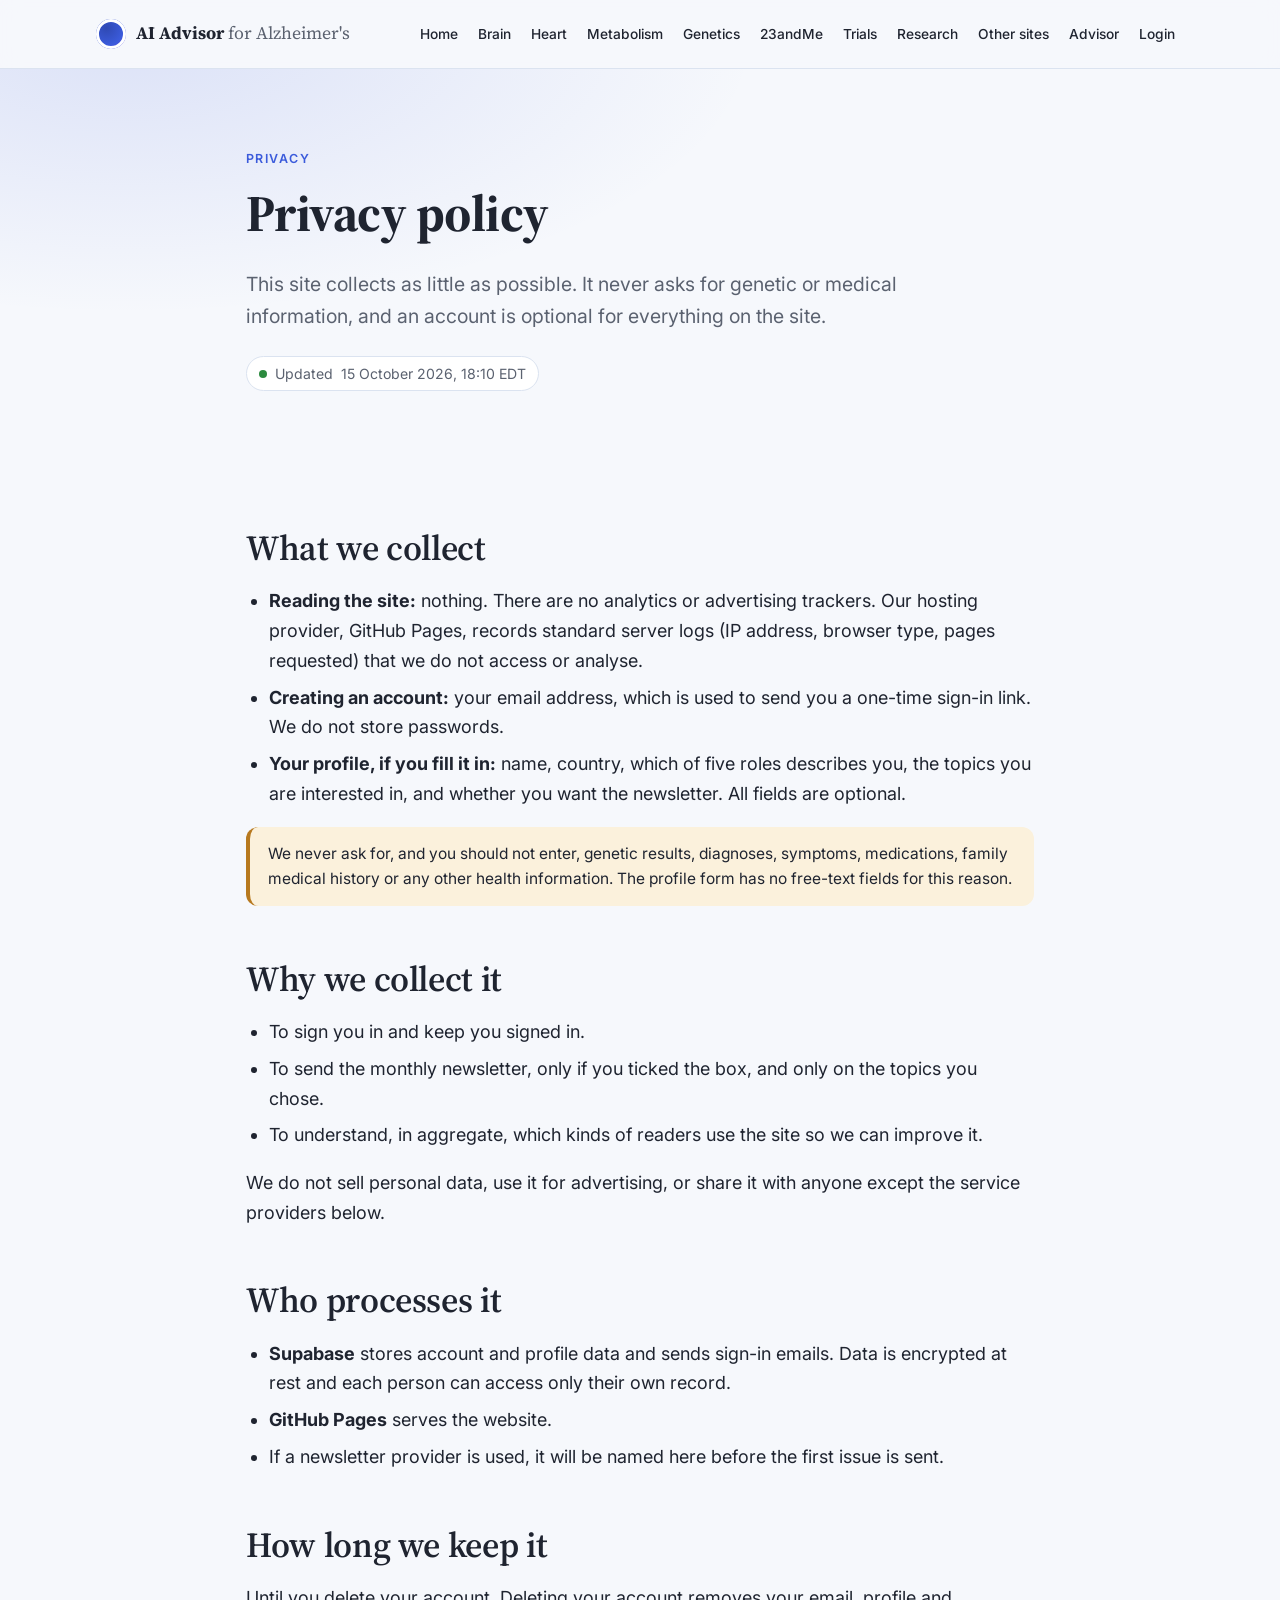
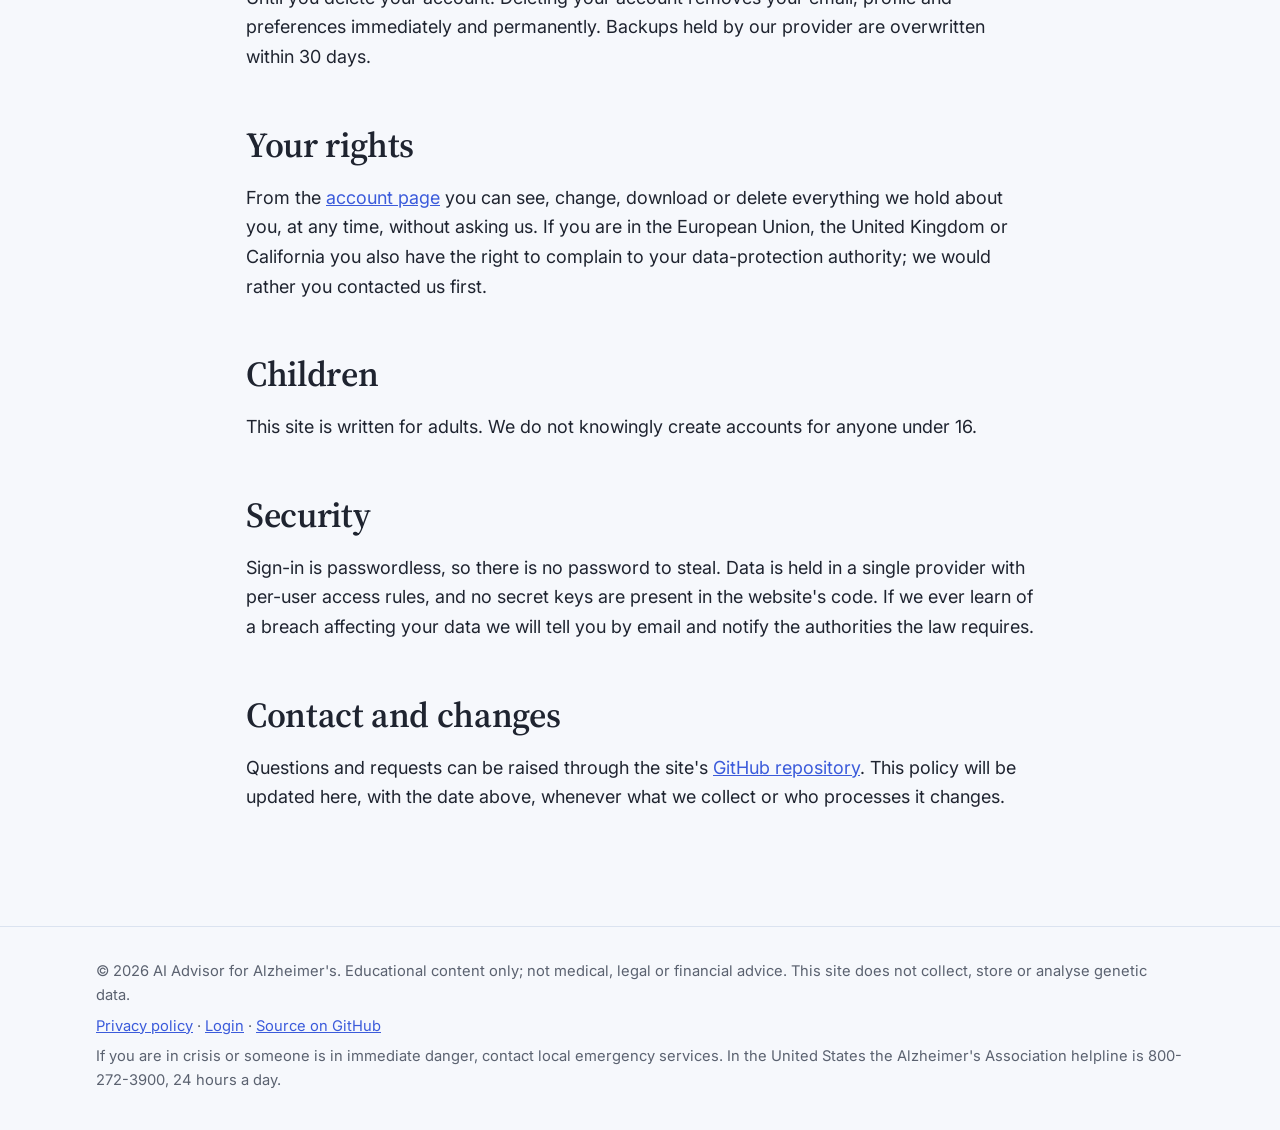
<file: privacy.html>
<!DOCTYPE html>
<html lang="en">
<head>
  <meta charset="UTF-8">
  <meta name="viewport" content="width=device-width, initial-scale=1.0">
  <title>Privacy policy · AI Advisor for Alzheimer's</title>
  <meta name="description" content="What AI Advisor for Alzheimer's collects, why, who processes it, how long it is kept, and how to export or delete your data.">
  <link rel="preconnect" href="https://fonts.googleapis.com">
  <link rel="preconnect" href="https://fonts.gstatic.com" crossorigin>
  <link href="https://fonts.googleapis.com/css2?family=Source+Serif+4:opsz,wght@8..60,400;8..60,600;8..60,700&family=Inter:wght@400;500;600&display=swap" rel="stylesheet">
  <link rel="stylesheet" href="styles.css?v=20261015e">
  <link rel="icon" href="data:image/svg+xml,%3Csvg xmlns='http://www.w3.org/2000/svg' viewBox='0 0 64 64'%3E%3Ccircle cx='32' cy='32' r='30' fill='%233b5bdb'/%3E%3Cpath d='M20 40c0-10 6-16 12-16s12 6 12 16' stroke='white' stroke-width='5' fill='none' stroke-linecap='round'/%3E%3Ccircle cx='32' cy='22' r='4' fill='white'/%3E%3C/svg%3E">
</head>
<body>
  <a class="skip-link" href="#main">Skip to main content</a>
  <header class="site-header">
    <div class="container header-inner">
      <a class="brand" href="index.html" aria-label="AI Advisor for Alzheimer's home">
        <span class="brand-mark" aria-hidden="true"></span>
        <span class="brand-text">AI Advisor <span class="brand-light">for Alzheimer's</span></span>
      </a>
      <nav class="site-nav" aria-label="Primary">
        <button class="nav-toggle" aria-expanded="false" aria-controls="nav-list">Menu</button>
        <ul id="nav-list" class="nav-list">
          <li><a href="index.html">Home</a></li>
          <li><a href="brain-health.html">Brain</a></li>
          <li><a href="heart-health.html">Heart</a></li>
          <li><a href="metabolism.html">Metabolism</a></li>
          <li><a href="genetic-heart-health.html">Genetics</a></li>
          <li><a href="23andme.html">23andMe</a></li>
          <li><a href="clinical-trials.html">Trials</a></li>
          <li><a href="research.html">Research</a></li>
          <li><a href="other-sites.html">Other sites</a></li>
          <li><a href="advisor.html">Advisor</a></li>
          <li><a href="login.html">Login</a></li>
        </ul>
      </nav>
    </div>
  </header>
  <main id="main">
    <section class="page-head">
      <div class="container narrow">
        <p class="eyebrow">Privacy</p>
        <h1>Privacy policy</h1>
        <p class="lead">This site collects as little as possible. It never asks for genetic or medical information, and an account is optional for everything on the site.</p>
        <p class="updated">Updated <time datetime="2026-10-15T18:10-04:00">15 October 2026, 18:10 EDT</time></p>
      </div>
    </section>
    <section class="section">
      <div class="container narrow prose">
        <h2>What we collect</h2>
        <ul>
          <li><strong>Reading the site:</strong> nothing. There are no analytics or advertising trackers. Our hosting provider, GitHub Pages, records standard server logs (IP address, browser type, pages requested) that we do not access or analyse.</li>
          <li><strong>Creating an account:</strong> your email address, which is used to send you a one-time sign-in link. We do not store passwords.</li>
          <li><strong>Your profile, if you fill it in:</strong> name, country, which of five roles describes you, the topics you are interested in, and whether you want the newsletter. All fields are optional.</li>
        </ul>
        <p class="note">We never ask for, and you should not enter, genetic results, diagnoses, symptoms, medications, family medical history or any other health information. The profile form has no free-text fields for this reason.</p>

        <h2>Why we collect it</h2>
        <ul>
          <li>To sign you in and keep you signed in.</li>
          <li>To send the monthly newsletter, only if you ticked the box, and only on the topics you chose.</li>
          <li>To understand, in aggregate, which kinds of readers use the site so we can improve it.</li>
        </ul>
        <p>We do not sell personal data, use it for advertising, or share it with anyone except the service providers below.</p>

        <h2>Who processes it</h2>
        <ul>
          <li><strong>Supabase</strong> stores account and profile data and sends sign-in emails. Data is encrypted at rest and each person can access only their own record.</li>
          <li><strong>GitHub Pages</strong> serves the website.</li>
          <li>If a newsletter provider is used, it will be named here before the first issue is sent.</li>
        </ul>

        <h2>How long we keep it</h2>
        <p>Until you delete your account. Deleting your account removes your email, profile and preferences immediately and permanently. Backups held by our provider are overwritten within 30 days.</p>

        <h2>Your rights</h2>
        <p>From the <a href="login.html">account page</a> you can see, change, download or delete everything we hold about you, at any time, without asking us. If you are in the European Union, the United Kingdom or California you also have the right to complain to your data-protection authority; we would rather you contacted us first.</p>

        <h2>Children</h2>
        <p>This site is written for adults. We do not knowingly create accounts for anyone under 16.</p>

        <h2>Security</h2>
        <p>Sign-in is passwordless, so there is no password to steal. Data is held in a single provider with per-user access rules, and no secret keys are present in the website's code. If we ever learn of a breach affecting your data we will tell you by email and notify the authorities the law requires.</p>

        <h2>Contact and changes</h2>
        <p>Questions and requests can be raised through the site's <a href="https://github.com/kerschberg-lgtm/AI-Advisor-for-Alzheimers/issues">GitHub repository</a>. This policy will be updated here, with the date above, whenever what we collect or who processes it changes.</p>
      </div>
    </section>
  </main>
  <footer class="site-footer">
    <div class="container footer-inner">
      <p>&copy; <span data-year></span> AI Advisor for Alzheimer's. Educational content only; not medical, legal or financial advice. This site does not collect, store or analyse genetic data.</p>
      <p><a href="privacy.html">Privacy policy</a> · <a href="login.html">Login</a> · <a href="https://github.com/kerschberg-lgtm/AI-Advisor-for-Alzheimers">Source on GitHub</a></p>
      <p>If you are in crisis or someone is in immediate danger, contact local emergency services. In the United States the Alzheimer's Association helpline is 800-272-3900, 24 hours a day.</p>
    </div>
  </footer>
  <script src="script.js"></script>
</body>
</html>
</file>
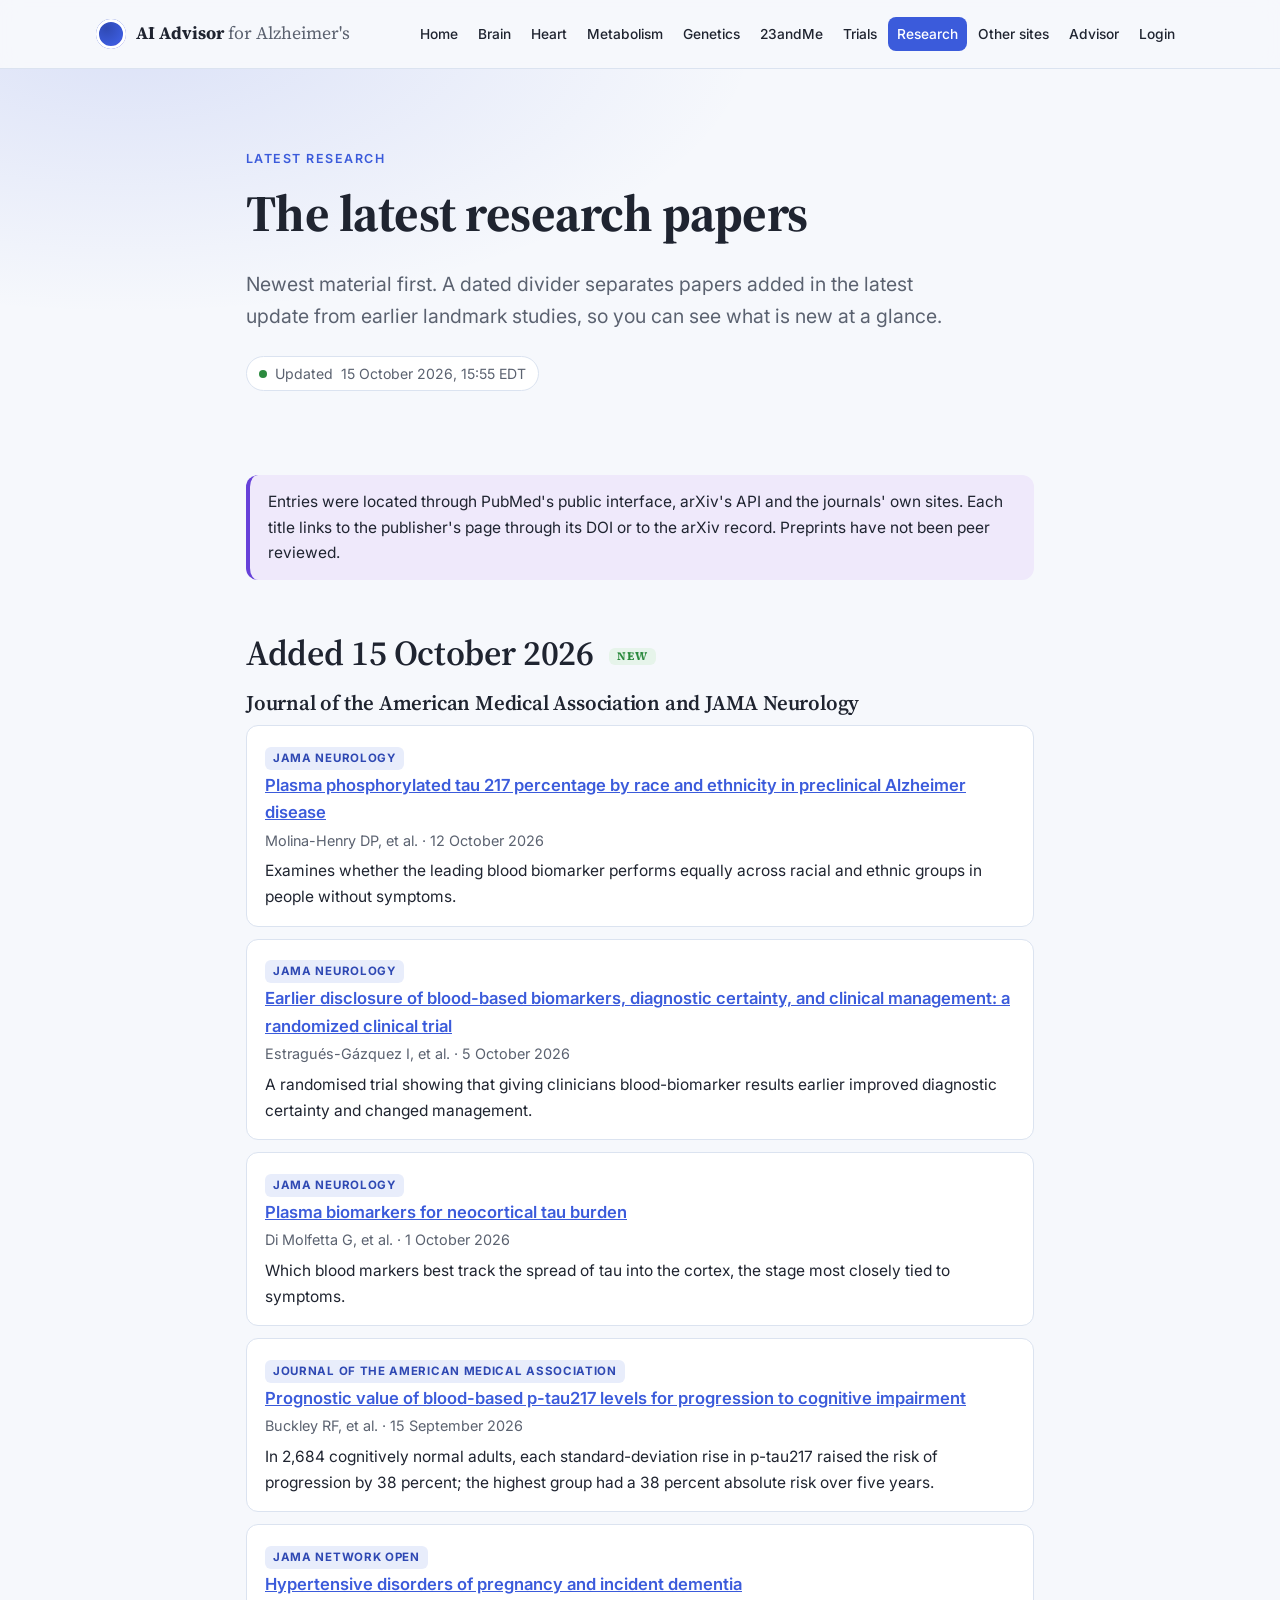
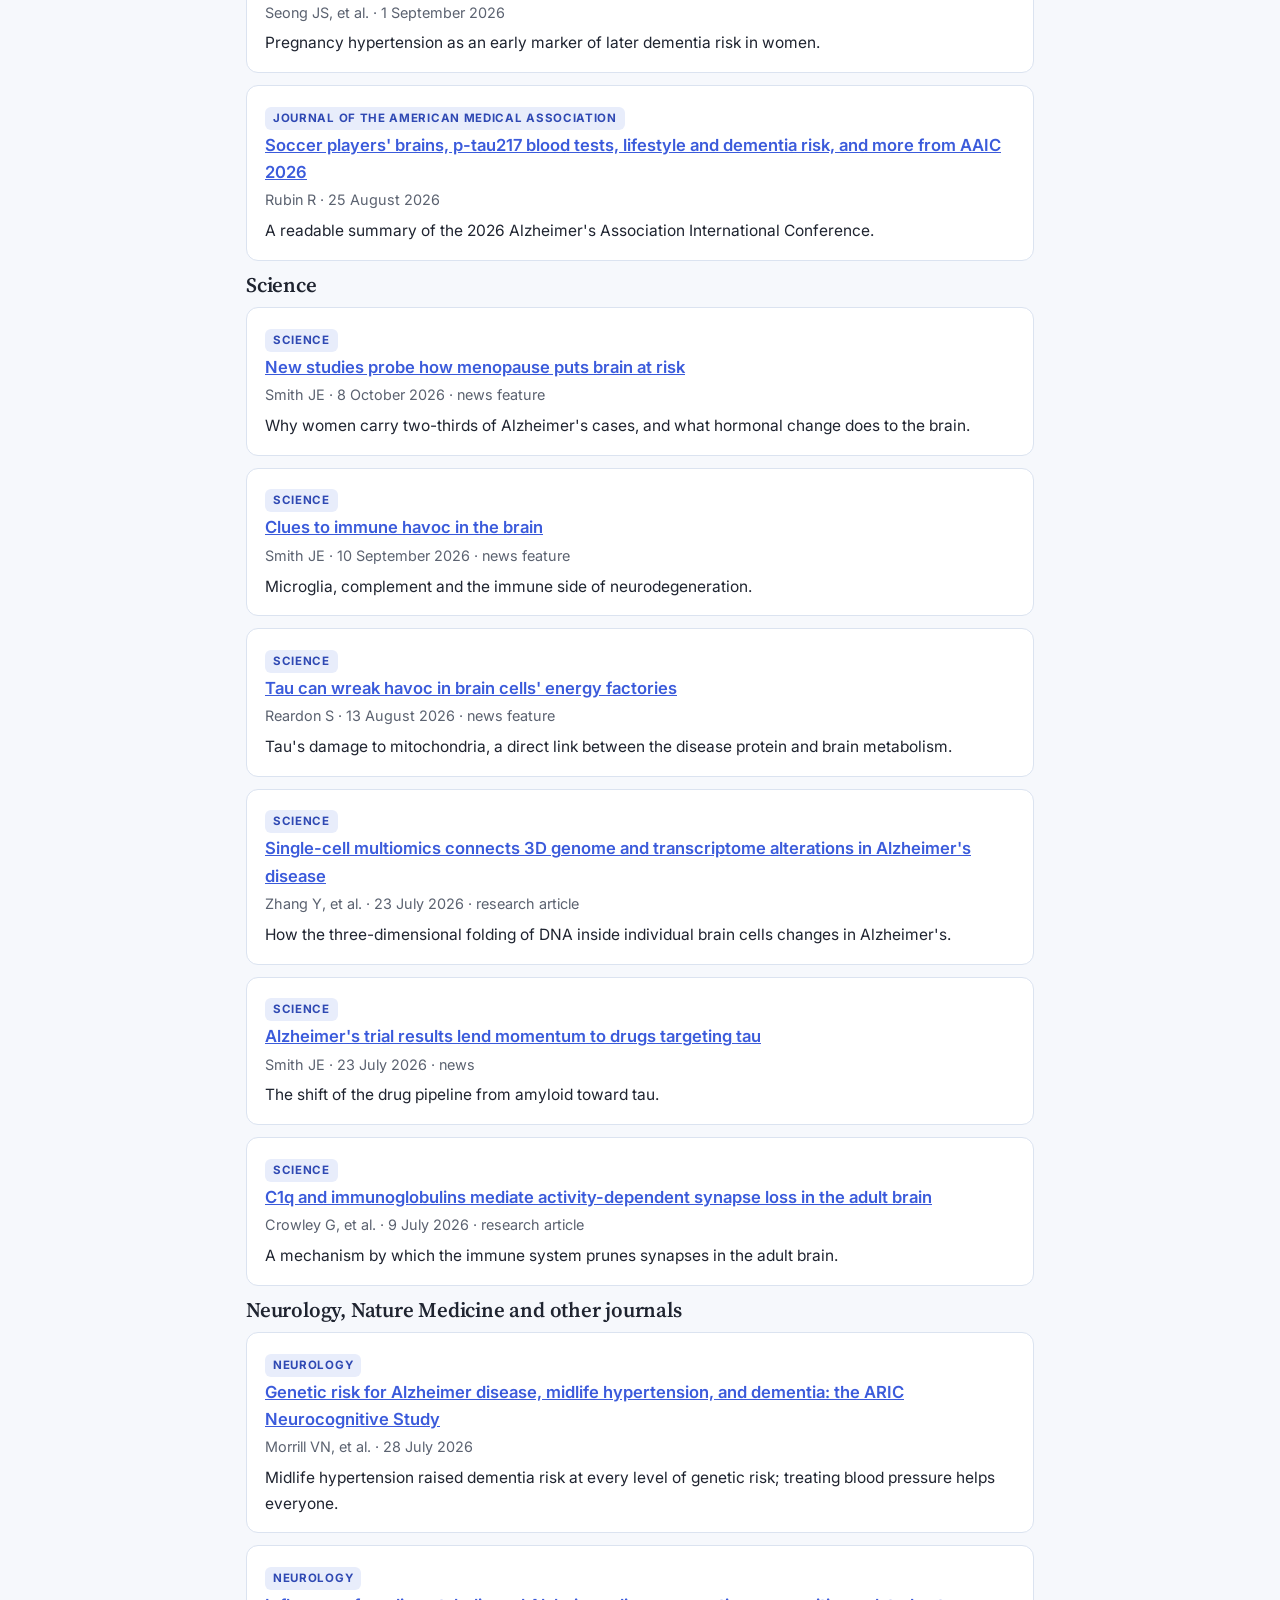
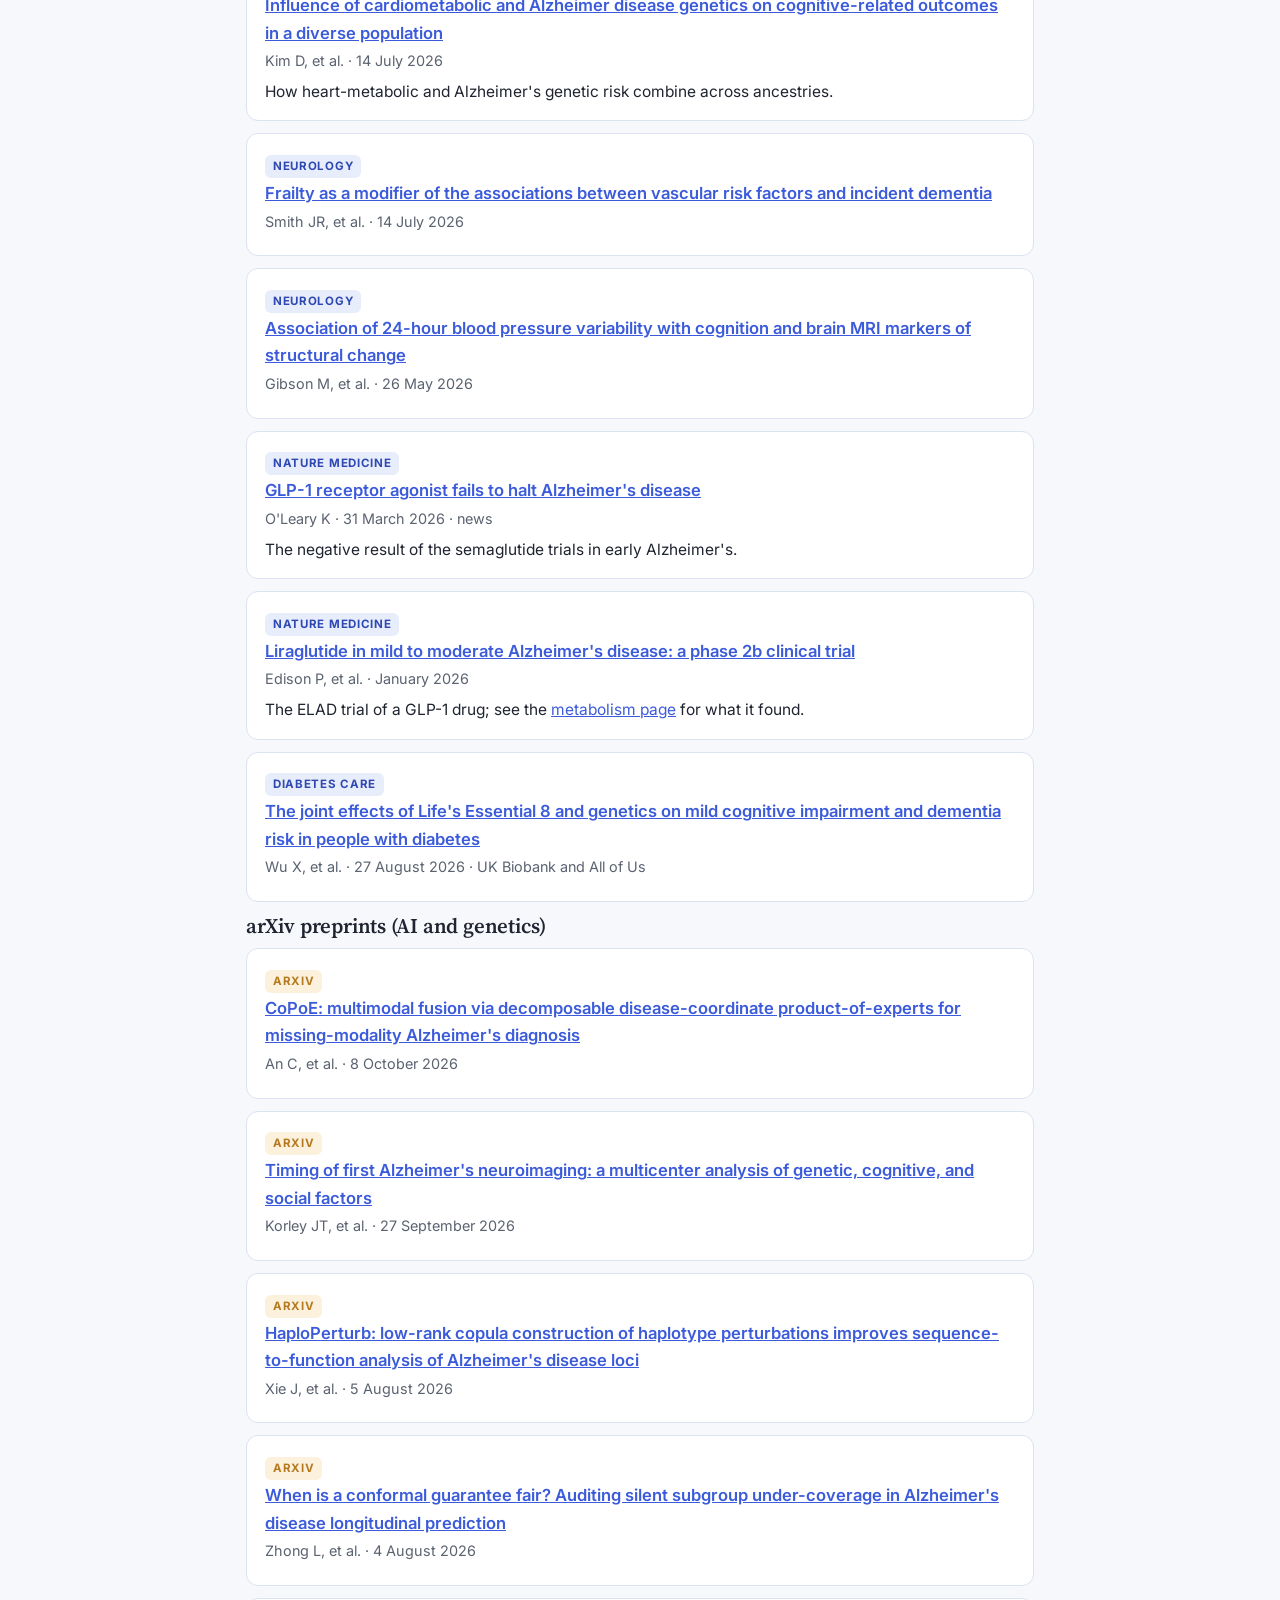
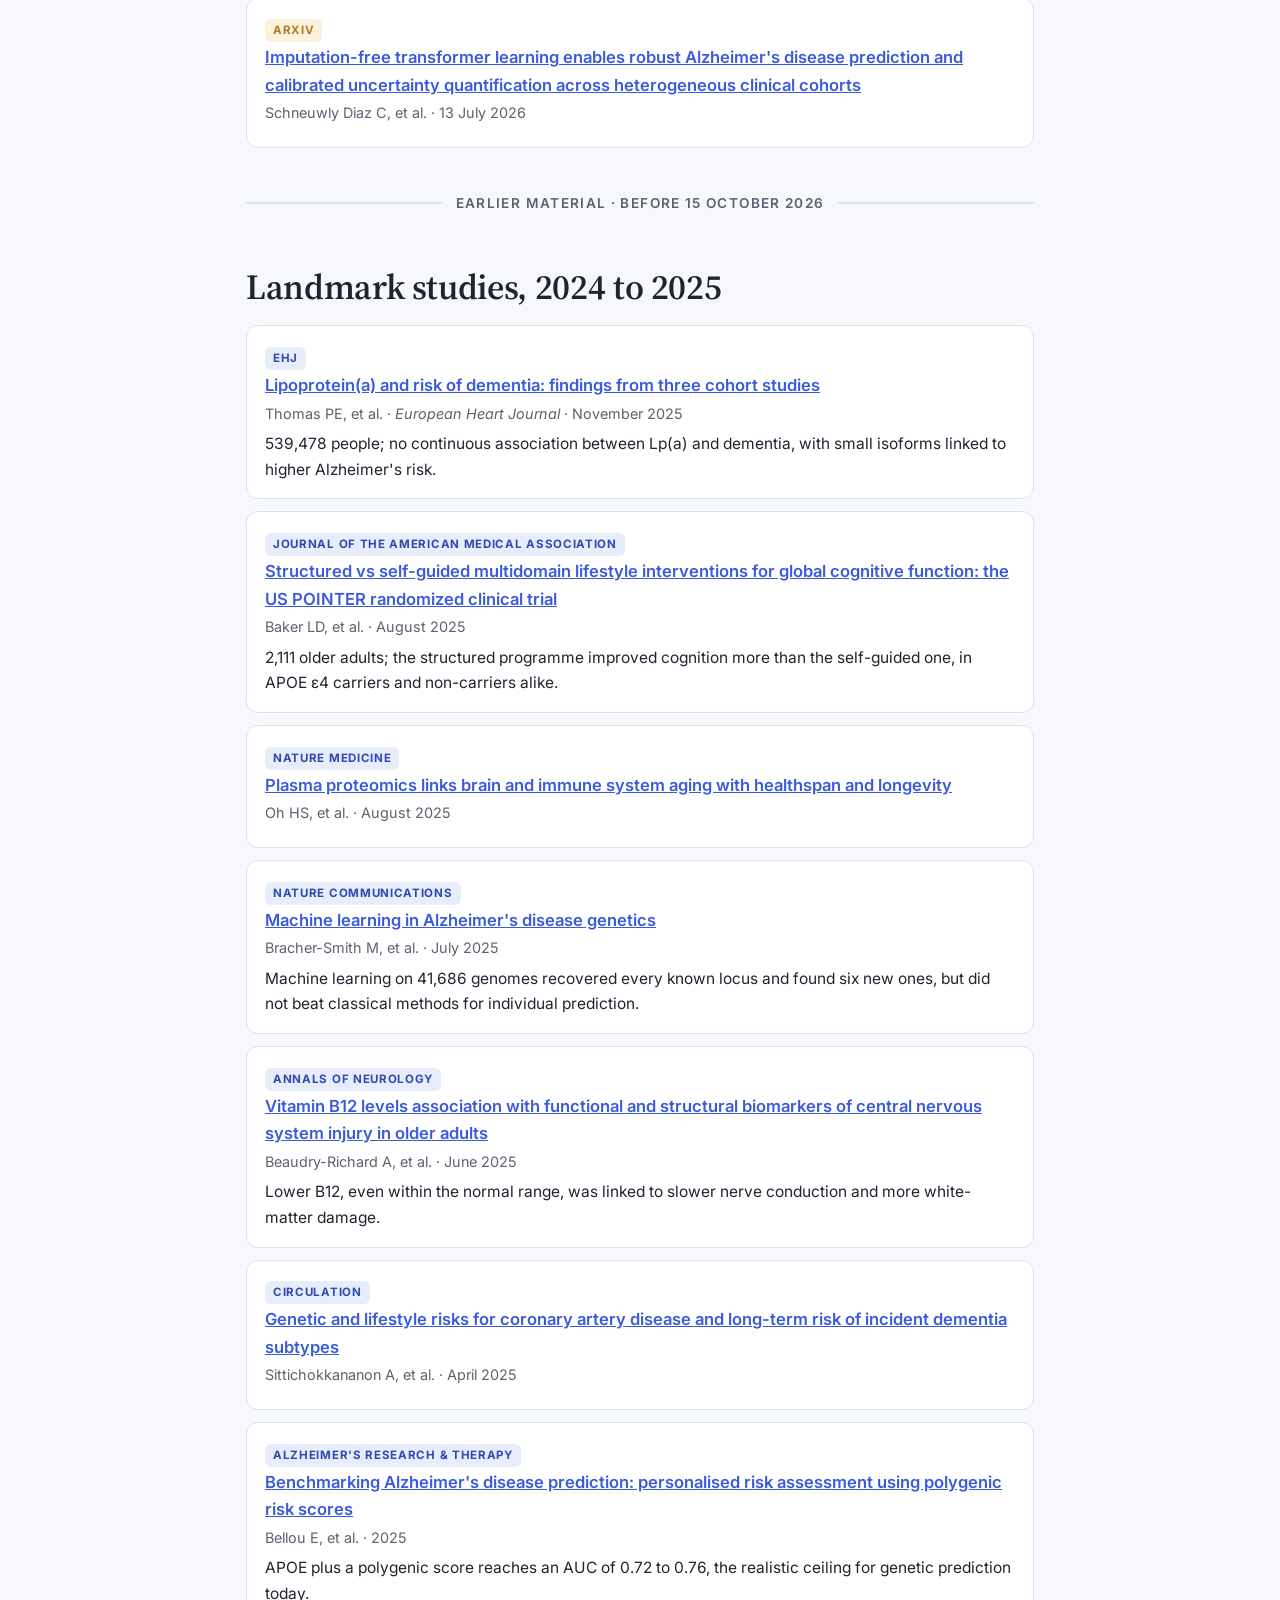
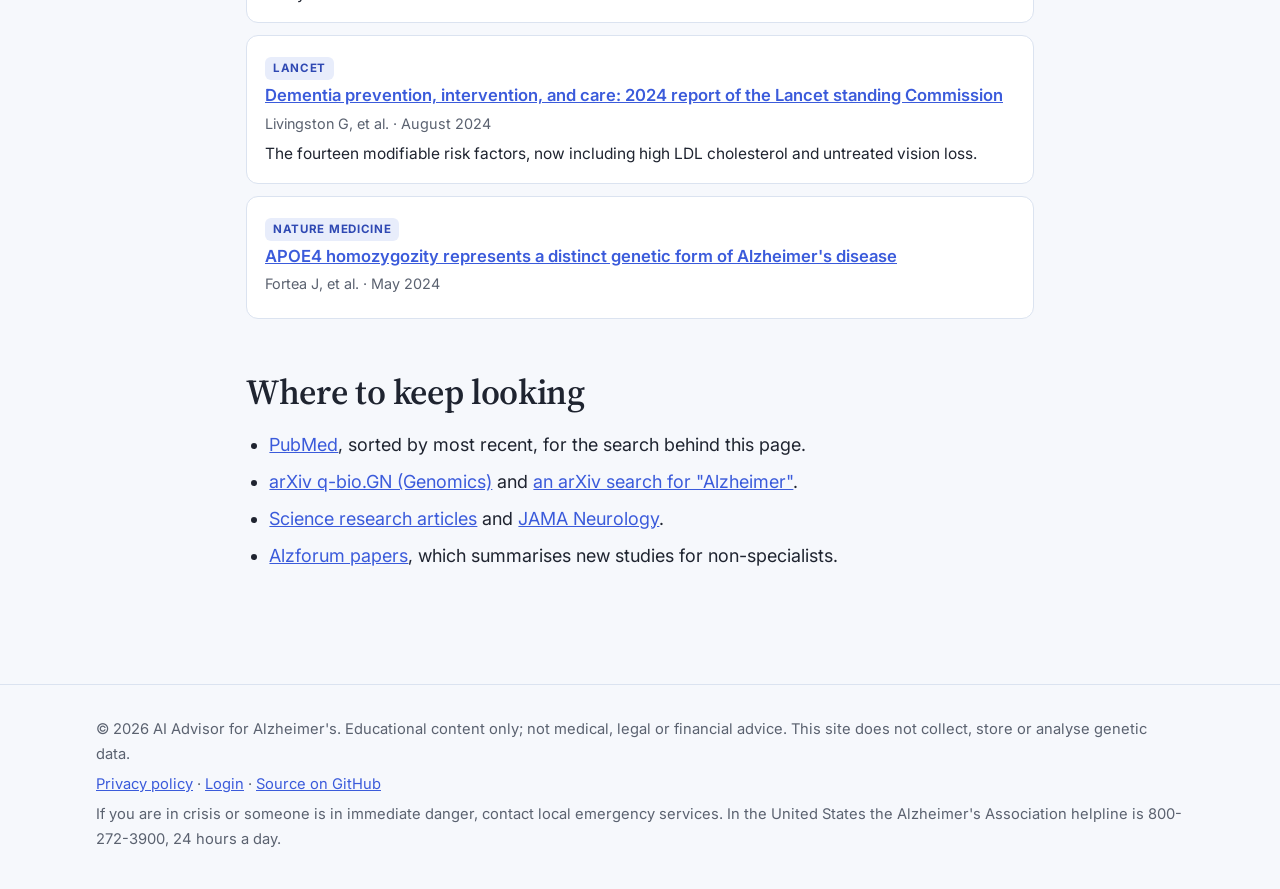
<file: research.html>
<!DOCTYPE html>
<html lang="en">
<head>
  <meta charset="UTF-8">
  <meta name="viewport" content="width=device-width, initial-scale=1.0">
  <title>Latest research · AI Advisor for Alzheimer's</title>
  <meta name="description" content="Recent papers on Alzheimer's, brain health, heart health, metabolism and genetics from PubMed, arXiv, Science and Journal of the American Medical Association, newest first.">
  <link rel="preconnect" href="https://fonts.googleapis.com">
  <link rel="preconnect" href="https://fonts.gstatic.com" crossorigin>
  <link href="https://fonts.googleapis.com/css2?family=Source+Serif+4:opsz,wght@8..60,400;8..60,600;8..60,700&family=Inter:wght@400;500;600&display=swap" rel="stylesheet">
  <link rel="stylesheet" href="styles.css?v=20261015e">
  <link rel="icon" href="data:image/svg+xml,%3Csvg xmlns='http://www.w3.org/2000/svg' viewBox='0 0 64 64'%3E%3Ccircle cx='32' cy='32' r='30' fill='%233b5bdb'/%3E%3Cpath d='M20 40c0-10 6-16 12-16s12 6 12 16' stroke='white' stroke-width='5' fill='none' stroke-linecap='round'/%3E%3Ccircle cx='32' cy='22' r='4' fill='white'/%3E%3C/svg%3E">
</head>
<body>
  <a class="skip-link" href="#main">Skip to main content</a>
  <header class="site-header">
    <div class="container header-inner">
      <a class="brand" href="index.html" aria-label="AI Advisor for Alzheimer's home">
        <span class="brand-mark" aria-hidden="true"></span>
        <span class="brand-text">AI Advisor <span class="brand-light">for Alzheimer's</span></span>
      </a>
      <nav class="site-nav" aria-label="Primary">
        <button class="nav-toggle" aria-expanded="false" aria-controls="nav-list">Menu</button>
        <ul id="nav-list" class="nav-list">
          <li><a href="index.html">Home</a></li>
          <li><a href="brain-health.html">Brain</a></li>
          <li><a href="heart-health.html">Heart</a></li>
          <li><a href="metabolism.html">Metabolism</a></li>
          <li><a href="genetic-heart-health.html">Genetics</a></li>
          <li><a href="23andme.html">23andMe</a></li>
          <li><a href="clinical-trials.html">Trials</a></li>
          <li><a href="research.html" aria-current="page">Research</a></li>
          <li><a href="other-sites.html">Other sites</a></li>
          <li><a href="advisor.html">Advisor</a></li>
          <li><a href="login.html">Login</a></li>
        </ul>
      </nav>
    </div>
  </header>
  <main id="main">
    <section class="page-head">
      <div class="container narrow">
        <p class="eyebrow">Latest research</p>
        <h1>The latest research papers</h1>
        <p class="lead">Newest material first. A dated divider separates papers added in the latest update from earlier landmark studies, so you can see what is new at a glance.</p>
        <p class="updated">Updated <time datetime="2026-10-15T15:55-04:00">15 October 2026, 15:55 EDT</time></p>
      </div>
    </section>
    <section class="section">
      <div class="container narrow prose">
        <p class="note info">Entries were located through PubMed's public interface, arXiv's API and the journals' own sites. Each title links to the publisher's page through its DOI or to the arXiv record. Preprints have not been peer reviewed.</p>

        <h2>Added 15 October 2026 <span class="new-badge">New</span></h2>

        <h3>Journal of the American Medical Association and JAMA Neurology</h3>
        <ul class="ref-list">
          <li><span class="tag tag-journal">JAMA Neurology</span><div class="ref-title"><a href="https://doi.org/10.1001/jamaneurol.2026.3598">Plasma phosphorylated tau 217 percentage by race and ethnicity in preclinical Alzheimer disease</a></div><div class="ref-meta">Molina-Henry DP, et al. · 12 October 2026</div><p>Examines whether the leading blood biomarker performs equally across racial and ethnic groups in people without symptoms.</p></li>
          <li><span class="tag tag-journal">JAMA Neurology</span><div class="ref-title"><a href="https://doi.org/10.1001/jamaneurol.2026.3497">Earlier disclosure of blood-based biomarkers, diagnostic certainty, and clinical management: a randomized clinical trial</a></div><div class="ref-meta">Estragués-Gázquez I, et al. · 5 October 2026</div><p>A randomised trial showing that giving clinicians blood-biomarker results earlier improved diagnostic certainty and changed management.</p></li>
          <li><span class="tag tag-journal">JAMA Neurology</span><div class="ref-title"><a href="https://doi.org/10.1001/jamaneurol.2026.2650">Plasma biomarkers for neocortical tau burden</a></div><div class="ref-meta">Di Molfetta G, et al. · 1 October 2026</div><p>Which blood markers best track the spread of tau into the cortex, the stage most closely tied to symptoms.</p></li>
          <li><span class="tag tag-journal">Journal of the American Medical Association</span><div class="ref-title"><a href="https://doi.org/10.1001/jama.2026.12556">Prognostic value of blood-based p-tau217 levels for progression to cognitive impairment</a></div><div class="ref-meta">Buckley RF, et al. · 15 September 2026</div><p>In 2,684 cognitively normal adults, each standard-deviation rise in p-tau217 raised the risk of progression by 38 percent; the highest group had a 38 percent absolute risk over five years.</p></li>
          <li><span class="tag tag-journal">JAMA Network Open</span><div class="ref-title"><a href="https://doi.org/10.1001/jamanetworkopen.2026.35819">Hypertensive disorders of pregnancy and incident dementia</a></div><div class="ref-meta">Seong JS, et al. · 1 September 2026</div><p>Pregnancy hypertension as an early marker of later dementia risk in women.</p></li>
          <li><span class="tag tag-journal">Journal of the American Medical Association</span><div class="ref-title"><a href="https://doi.org/10.1001/jama.2026.14334">Soccer players' brains, p-tau217 blood tests, lifestyle and dementia risk, and more from AAIC 2026</a></div><div class="ref-meta">Rubin R · 25 August 2026</div><p>A readable summary of the 2026 Alzheimer's Association International Conference.</p></li>
        </ul>

        <h3>Science</h3>
        <ul class="ref-list">
          <li><span class="tag tag-journal">Science</span><div class="ref-title"><a href="https://doi.org/10.1126/science.aen0166">New studies probe how menopause puts brain at risk</a></div><div class="ref-meta">Smith JE · 8 October 2026 · news feature</div><p>Why women carry two-thirds of Alzheimer's cases, and what hormonal change does to the brain.</p></li>
          <li><span class="tag tag-journal">Science</span><div class="ref-title"><a href="https://doi.org/10.1126/science.aem2422">Clues to immune havoc in the brain</a></div><div class="ref-meta">Smith JE · 10 September 2026 · news feature</div><p>Microglia, complement and the immune side of neurodegeneration.</p></li>
          <li><span class="tag tag-journal">Science</span><div class="ref-title"><a href="https://doi.org/10.1126/science.ael4194">Tau can wreak havoc in brain cells' energy factories</a></div><div class="ref-meta">Reardon S · 13 August 2026 · news feature</div><p>Tau's damage to mitochondria, a direct link between the disease protein and brain metabolism.</p></li>
          <li><span class="tag tag-journal">Science</span><div class="ref-title"><a href="https://doi.org/10.1126/science.adz1652">Single-cell multiomics connects 3D genome and transcriptome alterations in Alzheimer's disease</a></div><div class="ref-meta">Zhang Y, et al. · 23 July 2026 · research article</div><p>How the three-dimensional folding of DNA inside individual brain cells changes in Alzheimer's.</p></li>
          <li><span class="tag tag-journal">Science</span><div class="ref-title"><a href="https://doi.org/10.1126/science.aek8032">Alzheimer's trial results lend momentum to drugs targeting tau</a></div><div class="ref-meta">Smith JE · 23 July 2026 · news</div><p>The shift of the drug pipeline from amyloid toward tau.</p></li>
          <li><span class="tag tag-journal">Science</span><div class="ref-title"><a href="https://doi.org/10.1126/science.adv1219">C1q and immunoglobulins mediate activity-dependent synapse loss in the adult brain</a></div><div class="ref-meta">Crowley G, et al. · 9 July 2026 · research article</div><p>A mechanism by which the immune system prunes synapses in the adult brain.</p></li>
        </ul>

        <h3>Neurology, Nature Medicine and other journals</h3>
        <ul class="ref-list">
          <li><span class="tag tag-journal">Neurology</span><div class="ref-title"><a href="https://doi.org/10.1212/WNL.0000000000218280">Genetic risk for Alzheimer disease, midlife hypertension, and dementia: the ARIC Neurocognitive Study</a></div><div class="ref-meta">Morrill VN, et al. · 28 July 2026</div><p>Midlife hypertension raised dementia risk at every level of genetic risk; treating blood pressure helps everyone.</p></li>
          <li><span class="tag tag-journal">Neurology</span><div class="ref-title"><a href="https://doi.org/10.1212/WNL.0000000000218163">Influence of cardiometabolic and Alzheimer disease genetics on cognitive-related outcomes in a diverse population</a></div><div class="ref-meta">Kim D, et al. · 14 July 2026</div><p>How heart-metabolic and Alzheimer's genetic risk combine across ancestries.</p></li>
          <li><span class="tag tag-journal">Neurology</span><div class="ref-title"><a href="https://doi.org/10.1212/WNL.0000000000218127">Frailty as a modifier of the associations between vascular risk factors and incident dementia</a></div><div class="ref-meta">Smith JR, et al. · 14 July 2026</div></li>
          <li><span class="tag tag-journal">Neurology</span><div class="ref-title"><a href="https://doi.org/10.1212/WNL.0000000000214935">Association of 24-hour blood pressure variability with cognition and brain MRI markers of structural change</a></div><div class="ref-meta">Gibson M, et al. · 26 May 2026</div></li>
          <li><span class="tag tag-journal">Nature Medicine</span><div class="ref-title"><a href="https://doi.org/10.1038/d41591-026-00018-2">GLP-1 receptor agonist fails to halt Alzheimer's disease</a></div><div class="ref-meta">O'Leary K · 31 March 2026 · news</div><p>The negative result of the semaglutide trials in early Alzheimer's.</p></li>
          <li><span class="tag tag-journal">Nature Medicine</span><div class="ref-title"><a href="https://doi.org/10.1038/s41591-025-04106-7">Liraglutide in mild to moderate Alzheimer's disease: a phase 2b clinical trial</a></div><div class="ref-meta">Edison P, et al. · January 2026</div><p>The ELAD trial of a GLP-1 drug; see the <a href="metabolism.html">metabolism page</a> for what it found.</p></li>
          <li><span class="tag tag-journal">Diabetes Care</span><div class="ref-title"><a href="https://doi.org/10.2337/dc25-3126">The joint effects of Life's Essential 8 and genetics on mild cognitive impairment and dementia risk in people with diabetes</a></div><div class="ref-meta">Wu X, et al. · 27 August 2026 · UK Biobank and All of Us</div></li>
        </ul>

        <h3>arXiv preprints (AI and genetics)</h3>
        <ul class="ref-list">
          <li><span class="tag tag-preprint">arXiv</span><div class="ref-title"><a href="https://arxiv.org/abs/2610.11394">CoPoE: multimodal fusion via decomposable disease-coordinate product-of-experts for missing-modality Alzheimer's diagnosis</a></div><div class="ref-meta">An C, et al. · 8 October 2026</div></li>
          <li><span class="tag tag-preprint">arXiv</span><div class="ref-title"><a href="https://arxiv.org/abs/2609.33293">Timing of first Alzheimer's neuroimaging: a multicenter analysis of genetic, cognitive, and social factors</a></div><div class="ref-meta">Korley JT, et al. · 27 September 2026</div></li>
          <li><span class="tag tag-preprint">arXiv</span><div class="ref-title"><a href="https://arxiv.org/abs/2608.05002">HaploPerturb: low-rank copula construction of haplotype perturbations improves sequence-to-function analysis of Alzheimer's disease loci</a></div><div class="ref-meta">Xie J, et al. · 5 August 2026</div></li>
          <li><span class="tag tag-preprint">arXiv</span><div class="ref-title"><a href="https://arxiv.org/abs/2608.04254">When is a conformal guarantee fair? Auditing silent subgroup under-coverage in Alzheimer's disease longitudinal prediction</a></div><div class="ref-meta">Zhong L, et al. · 4 August 2026</div></li>
          <li><span class="tag tag-preprint">arXiv</span><div class="ref-title"><a href="https://arxiv.org/abs/2607.11656">Imputation-free transformer learning enables robust Alzheimer's disease prediction and calibrated uncertainty quantification across heterogeneous clinical cohorts</a></div><div class="ref-meta">Schneuwly Diaz C, et al. · 13 July 2026</div></li>
        </ul>

        <div class="update-divider"><span>Earlier material · before 15 October 2026</span></div>

        <h2>Landmark studies, 2024 to 2025</h2>
        <ul class="ref-list">
          <li><span class="tag tag-journal">EHJ</span><div class="ref-title"><a href="https://doi.org/10.1093/eurheartj/ehaf465">Lipoprotein(a) and risk of dementia: findings from three cohort studies</a></div><div class="ref-meta">Thomas PE, et al. · <em>European Heart Journal</em> · November 2025</div><p>539,478 people; no continuous association between Lp(a) and dementia, with small isoforms linked to higher Alzheimer's risk.</p></li>
          <li><span class="tag tag-journal">Journal of the American Medical Association</span><div class="ref-title"><a href="https://doi.org/10.1001/jama.2025.12923">Structured vs self-guided multidomain lifestyle interventions for global cognitive function: the US POINTER randomized clinical trial</a></div><div class="ref-meta">Baker LD, et al. · August 2025</div><p>2,111 older adults; the structured programme improved cognition more than the self-guided one, in APOE ε4 carriers and non-carriers alike.</p></li>
          <li><span class="tag tag-journal">Nature Medicine</span><div class="ref-title"><a href="https://doi.org/10.1038/s41591-025-03798-1">Plasma proteomics links brain and immune system aging with healthspan and longevity</a></div><div class="ref-meta">Oh HS, et al. · August 2025</div></li>
          <li><span class="tag tag-journal">Nature Communications</span><div class="ref-title"><a href="https://doi.org/10.1038/s41467-025-61650-z">Machine learning in Alzheimer's disease genetics</a></div><div class="ref-meta">Bracher-Smith M, et al. · July 2025</div><p>Machine learning on 41,686 genomes recovered every known locus and found six new ones, but did not beat classical methods for individual prediction.</p></li>
          <li><span class="tag tag-journal">Annals of Neurology</span><div class="ref-title"><a href="https://doi.org/10.1002/ana.27200">Vitamin B12 levels association with functional and structural biomarkers of central nervous system injury in older adults</a></div><div class="ref-meta">Beaudry-Richard A, et al. · June 2025</div><p>Lower B12, even within the normal range, was linked to slower nerve conduction and more white-matter damage.</p></li>
          <li><span class="tag tag-journal">Circulation</span><div class="ref-title"><a href="https://doi.org/10.1161/CIRCULATIONAHA.124.070632">Genetic and lifestyle risks for coronary artery disease and long-term risk of incident dementia subtypes</a></div><div class="ref-meta">Sittichokkananon A, et al. · April 2025</div></li>
          <li><span class="tag tag-journal">Alzheimer's Research &amp; Therapy</span><div class="ref-title"><a href="https://doi.org/10.1186/s13195-024-01664-9">Benchmarking Alzheimer's disease prediction: personalised risk assessment using polygenic risk scores</a></div><div class="ref-meta">Bellou E, et al. · 2025</div><p>APOE plus a polygenic score reaches an AUC of 0.72 to 0.76, the realistic ceiling for genetic prediction today.</p></li>
          <li><span class="tag tag-journal">Lancet</span><div class="ref-title"><a href="https://doi.org/10.1016/S0140-6736(24)01296-0">Dementia prevention, intervention, and care: 2024 report of the Lancet standing Commission</a></div><div class="ref-meta">Livingston G, et al. · August 2024</div><p>The fourteen modifiable risk factors, now including high LDL cholesterol and untreated vision loss.</p></li>
          <li><span class="tag tag-journal">Nature Medicine</span><div class="ref-title"><a href="https://doi.org/10.1038/s41591-024-02931-w">APOE4 homozygozity represents a distinct genetic form of Alzheimer's disease</a></div><div class="ref-meta">Fortea J, et al. · May 2024</div></li>
        </ul>

        <h2>Where to keep looking</h2>
        <ul>
          <li><a href="https://pubmed.ncbi.nlm.nih.gov/?term=%28alzheimer+OR+dementia%29+AND+%28%22brain+health%22+OR+cardiovascular+OR+APOE+OR+%22vitamin+B12%22%29&sort=date">PubMed</a>, sorted by most recent, for the search behind this page.</li>
          <li><a href="https://arxiv.org/list/q-bio.GN/recent">arXiv q-bio.GN (Genomics)</a> and <a href="https://arxiv.org/search/?query=Alzheimer&searchtype=all&order=-announced_date_first">an arXiv search for "Alzheimer"</a>.</li>
          <li><a href="https://www.science.org/topic/article-type/research-article">Science research articles</a> and <a href="https://jamanetwork.com/journals/jamaneurology">JAMA Neurology</a>.</li>
          <li><a href="https://www.alzforum.org/papers">Alzforum papers</a>, which summarises new studies for non-specialists.</li>
        </ul>
      </div>
    </section>
  </main>
  <footer class="site-footer">
    <div class="container footer-inner">
      <p>&copy; <span data-year></span> AI Advisor for Alzheimer's. Educational content only; not medical, legal or financial advice. This site does not collect, store or analyse genetic data.</p>
      <p><a href="privacy.html">Privacy policy</a> · <a href="login.html">Login</a> · <a href="https://github.com/kerschberg-lgtm/AI-Advisor-for-Alzheimers">Source on GitHub</a></p>
      <p>If you are in crisis or someone is in immediate danger, contact local emergency services. In the United States the Alzheimer's Association helpline is 800-272-3900, 24 hours a day.</p>
    </div>
  </footer>
  <script src="script.js"></script>
</body>
</html>
</file>
<file: styles.css>
/* AI Advisor for Alzheimer's — stylesheet
   Designed for readability: large type, high contrast, generous spacing.
   Shared by every page of the site. */

:root {
  --bg: #f6f8fc;
  --bg-alt: #eef2f9;
  --surface: #ffffff;
  --text: #1f2430;
  --text-muted: #5b6270;
  --border: #dbe3f0;
  --accent: #3b5bdb;
  --accent-strong: #2f49b3;
  --accent-soft: #e8edfb;
  --heart: #c2255c;
  --heart-soft: #fbe4ec;
  --brain: #6741d9;
  --brain-soft: #efe9fb;
  --dna: #0c8599;
  --dna-soft: #e0f4f7;
  --ok: #2b8a3e;
  --ok-soft: #e6f4ea;
  --warn: #b7791f;
  --warn-soft: #fbf1dc;
  --info: #6741d9;
  --info-soft: #efe9fb;
  --shadow: 0 1px 2px rgba(20, 24, 40, 0.05), 0 8px 24px rgba(20, 24, 40, 0.06);
  --radius: 14px;
  --font-serif: "Source Serif 4", Georgia, "Times New Roman", serif;
  --font-sans: "Inter", -apple-system, BlinkMacSystemFont, "Segoe UI", Roboto, sans-serif;
  --max: 1120px;
}

@media (prefers-color-scheme: dark) {
  :root:not([data-theme="light"]) {
    --bg: #14171f; --bg-alt: #1b1f29; --surface: #202531; --text: #eef0f4; --text-muted: #a4abb8; --border: #313746;
    --accent: #8ea3ff; --accent-strong: #a7b7ff; --accent-soft: #263055;
    --heart: #ff8fb1; --heart-soft: #3d2230; --brain: #b197fc; --brain-soft: #2d2545; --dna: #66d9e8; --dna-soft: #163a40;
    --ok: #74c69d; --ok-soft: #1f3a2d; --warn: #e9b949; --warn-soft: #3d3220; --info: #b197fc; --info-soft: #2d2545;
    --shadow: 0 1px 2px rgba(0, 0, 0, 0.4), 0 8px 24px rgba(0, 0, 0, 0.35);
  }
}
:root[data-theme="dark"] {
  --bg: #14171f; --bg-alt: #1b1f29; --surface: #202531; --text: #eef0f4; --text-muted: #a4abb8; --border: #313746;
  --accent: #8ea3ff; --accent-strong: #a7b7ff; --accent-soft: #263055;
  --heart: #ff8fb1; --heart-soft: #3d2230; --brain: #b197fc; --brain-soft: #2d2545; --dna: #66d9e8; --dna-soft: #163a40;
  --ok: #74c69d; --ok-soft: #1f3a2d; --warn: #e9b949; --warn-soft: #3d3220; --info: #b197fc; --info-soft: #2d2545;
  --shadow: 0 1px 2px rgba(0, 0, 0, 0.4), 0 8px 24px rgba(0, 0, 0, 0.35);
}

* { box-sizing: border-box; }
html { scroll-behavior: smooth; }
@media (prefers-reduced-motion: reduce) { html { scroll-behavior: auto; } * { transition: none !important; animation: none !important; } }

body { margin: 0; background: var(--bg); color: var(--text); font-family: var(--font-sans); font-size: 18px; line-height: 1.65; -webkit-font-smoothing: antialiased; }
h1, h2, h3 { font-family: var(--font-serif); line-height: 1.15; margin: 0 0 0.5em; letter-spacing: -0.01em; }
h1 { font-size: clamp(2.1rem, 4.5vw, 3.2rem); font-weight: 700; }
h2 { font-size: clamp(1.6rem, 3vw, 2.2rem); font-weight: 600; margin-top: 1.2em; }
h3 { font-size: 1.3rem; font-weight: 600; }
p { margin: 0 0 1em; }
a { color: var(--accent); }
a:hover { color: var(--accent-strong); }
ul, ol { padding-left: 1.3em; }
li { margin-bottom: 0.4em; }

.container { width: 100%; max-width: var(--max); margin: 0 auto; padding: 0 16px; }
.container.narrow { max-width: 820px; }

.skip-link { position: absolute; left: -999px; top: 8px; background: var(--accent); color: #fff; padding: 8px 14px; border-radius: 8px; z-index: 100; }
.skip-link:focus { left: 8px; }

/* Header */
.site-header { position: sticky; top: 0; z-index: 50; background: color-mix(in srgb, var(--bg) 88%, transparent); backdrop-filter: blur(10px); border-bottom: 1px solid var(--border); }
.header-inner { display: flex; align-items: center; justify-content: space-between; gap: 16px; min-height: 68px; }
.brand { display: flex; align-items: center; gap: 10px; text-decoration: none; color: var(--text); font-family: var(--font-serif); font-weight: 700; font-size: 1.1rem; white-space: nowrap; }
.brand-mark { width: 30px; height: 30px; border-radius: 50%; background: radial-gradient(circle at 35% 30%, var(--accent-strong), var(--accent) 60%, var(--info)); box-shadow: inset 0 0 0 3px var(--surface); flex-shrink: 0; }
.brand-light { font-weight: 400; color: var(--text-muted); }
.nav-list { display: flex; gap: 2px; list-style: none; margin: 0; padding: 0; flex-wrap: wrap; justify-content: flex-end; }
.nav-list li { margin: 0; }
.nav-list a { display: block; padding: 6px 9px; border-radius: 8px; text-decoration: none; color: var(--text); font-weight: 500; font-size: 0.86rem; white-space: nowrap; }
.nav-list a:hover { background: var(--accent-soft); color: var(--accent-strong); }
.nav-list a[aria-current="page"] { background: var(--accent); color: #fff; }
.nav-toggle { display: none; background: var(--surface); border: 1px solid var(--border); border-radius: 8px; padding: 8px 14px; font: inherit; color: var(--text); cursor: pointer; }
@media (max-width: 900px) {
  .nav-toggle { display: inline-block; }
  .nav-list { display: none; position: absolute; right: 16px; top: 64px; flex-direction: column; background: var(--surface); border: 1px solid var(--border); border-radius: 12px; padding: 8px; box-shadow: var(--shadow); min-width: 220px; }
  .nav-list.open { display: flex; }
}

/* Page head + update stamp */
.page-head { padding: clamp(40px, 7vw, 80px) 0 clamp(16px, 3vw, 28px); background: radial-gradient(900px 400px at 10% -10%, rgba(59, 91, 219, 0.14), transparent 70%); }
.eyebrow { text-transform: uppercase; letter-spacing: 0.12em; font-size: 0.78rem; font-weight: 600; color: var(--accent); margin-bottom: 14px; }
.lead { font-size: 1.22rem; color: var(--text-muted); max-width: 720px; }
.updated { display: inline-flex; align-items: center; gap: 8px; font-size: 0.88rem; color: var(--text-muted); background: var(--surface); border: 1px solid var(--border); border-radius: 999px; padding: 5px 12px; margin: 4px 0 0; }
.updated::before { content: ""; width: 8px; height: 8px; border-radius: 50%; background: var(--ok); }

/* Update divider: new material above, older material below */
.update-divider { display: flex; align-items: center; gap: 14px; margin: 44px 0 28px; color: var(--text-muted); font-size: 0.85rem; text-transform: uppercase; letter-spacing: 0.1em; font-weight: 600; }
.update-divider::before, .update-divider::after { content: ""; flex: 1; border-top: 2px solid var(--border); }
.new-badge { display: inline-block; font-size: 0.72rem; font-weight: 700; letter-spacing: 0.08em; text-transform: uppercase; color: var(--ok); background: var(--ok-soft); border-radius: 6px; padding: 2px 8px; vertical-align: middle; margin-left: 8px; }

/* Sections */
.section { padding: clamp(32px, 5vw, 56px) 0; }
.section-alt { background: var(--bg-alt); }
.section-head { max-width: 760px; margin-bottom: 28px; }
.section-intro { color: var(--text-muted); font-size: 1.08rem; }
.prose { max-width: 820px; }
.prose h2 { padding-top: 0.3em; }
.prose table { width: 100%; border-collapse: collapse; font-size: 0.95rem; margin: 0 0 1.5em; background: var(--surface); }
.prose th, .prose td { border: 1px solid var(--border); padding: 9px 10px; text-align: left; vertical-align: top; }
.prose th { background: var(--bg-alt); font-weight: 600; }
.prose .table-wrap { overflow-x: auto; margin: 0 0 1.5em; }
.prose .table-wrap table { margin: 0; }
.note { padding: 14px 18px; border-radius: 12px; background: var(--warn-soft); border-left: 4px solid var(--warn); margin: 0 0 1.4em; font-size: 0.97rem; }
.note.ok { background: var(--ok-soft); border-left-color: var(--ok); }
.note.info { background: var(--info-soft); border-left-color: var(--info); }
.sources { font-size: 0.92rem; color: var(--text-muted); border-top: 1px solid var(--border); padding-top: 14px; margin-top: 30px; }
.sources ol { padding-left: 1.3em; }

/* Buttons */
.btn { display: inline-flex; align-items: center; justify-content: center; gap: 8px; padding: 13px 22px; border-radius: 999px; font: inherit; font-weight: 600; font-size: 1rem; text-decoration: none; cursor: pointer; border: 1px solid transparent; transition: transform 0.12s ease, background 0.12s ease; }
.btn:active { transform: translateY(1px); }
.btn-primary { background: var(--accent); color: #fff; }
.btn-primary:hover { background: var(--accent-strong); color: #fff; }
.btn-secondary { background: var(--surface); color: var(--text); border-color: var(--border); }
.btn-secondary:hover { border-color: var(--accent); color: var(--accent-strong); }
.btn-link { background: transparent; color: var(--accent); padding-left: 8px; padding-right: 8px; }
.btn:focus-visible, .choice:focus-visible, .nav-toggle:focus-visible, summary:focus-visible, .resource:focus-visible, .pillar:focus-visible { outline: 3px solid var(--accent); outline-offset: 3px; }

/* Home hero */
.hero { padding: clamp(40px, 7vw, 90px) 0 clamp(32px, 5vw, 60px); background: radial-gradient(900px 400px at 10% -10%, rgba(59, 91, 219, 0.14), transparent 70%), radial-gradient(700px 350px at 100% 10%, rgba(116, 143, 252, 0.16), transparent 70%); }
.hero-grid { display: grid; grid-template-columns: 1.05fr 1fr; gap: 40px; align-items: center; }
@media (max-width: 860px) { .hero-grid { grid-template-columns: 1fr; } }
.hero-actions { display: flex; flex-wrap: wrap; gap: 12px; margin: 24px 0 18px; }
.hero-note { font-size: 0.95rem; color: var(--text-muted); }
.hero-art { width: 100%; height: auto; display: block; filter: drop-shadow(0 12px 24px rgba(20, 24, 40, 0.12)); }
.hero-art .label { font-family: var(--font-sans); font-size: 15px; font-weight: 600; fill: var(--text); }

/* Pillars (home) */
.pillar-grid { display: grid; grid-template-columns: repeat(auto-fit, minmax(240px, 1fr)); gap: 20px; }
.pillar { display: flex; flex-direction: column; background: var(--surface); border: 1px solid var(--border); border-radius: var(--radius); padding: 24px 22px 20px; box-shadow: var(--shadow); text-decoration: none; color: var(--text); transition: transform 0.12s ease, border-color 0.12s ease; }
.pillar:hover { transform: translateY(-2px); border-color: var(--accent); color: var(--text); }
.pillar h3 { margin-bottom: 6px; }
.pillar p { color: var(--text-muted); font-size: 0.98rem; flex: 1; }
.pillar .go { color: var(--accent); font-weight: 600; font-size: 0.95rem; }
.pillar-icon { width: 46px; height: 46px; border-radius: 12px; display: grid; place-items: center; margin-bottom: 14px; }
.pillar-icon svg { width: 26px; height: 26px; }
.pi-brain { background: var(--brain-soft); color: var(--brain); }
.pi-heart { background: var(--heart-soft); color: var(--heart); }
.pi-dna { background: var(--dna-soft); color: var(--dna); }
.pi-meta { background: var(--warn-soft); color: var(--warn); }

/* Cards and status (shared) */
.card-grid { display: grid; grid-template-columns: repeat(auto-fit, minmax(250px, 1fr)); gap: 20px; }
.card { background: var(--surface); border: 1px solid var(--border); border-radius: var(--radius); padding: 24px 22px 18px; box-shadow: var(--shadow); display: flex; flex-direction: column; }
.card p { color: var(--text-muted); font-size: 0.98rem; }
.card-status { margin-top: auto; padding-top: 12px; border-top: 1px dashed var(--border); font-size: 0.88rem !important; font-weight: 500; display: flex; align-items: center; gap: 8px; margin-bottom: 0 !important; }
.dot { width: 9px; height: 9px; border-radius: 50%; flex-shrink: 0; }
.status-available { color: var(--ok) !important; } .status-available .dot { background: var(--ok); }
.status-mixed { color: var(--warn) !important; } .status-mixed .dot { background: var(--warn); }
.status-research { color: var(--info) !important; } .status-research .dot { background: var(--info); }

/* Reference lists (research, trials, other sites) */
.ref-list { list-style: none; padding: 0; margin: 0; }
.ref-list li { background: var(--surface); border: 1px solid var(--border); border-radius: 12px; padding: 16px 18px; margin-bottom: 12px; }
.ref-list .ref-title { font-weight: 600; font-size: 1.04rem; }
.ref-list .ref-meta { color: var(--text-muted); font-size: 0.9rem; margin: 2px 0 6px; }
.ref-list p { margin: 0; font-size: 0.97rem; }
.tag { display: inline-block; font-size: 0.72rem; font-weight: 700; letter-spacing: 0.06em; text-transform: uppercase; padding: 2px 8px; border-radius: 6px; margin-right: 6px; vertical-align: middle; }
.tag-journal { background: var(--accent-soft); color: var(--accent-strong); }
.tag-preprint { background: var(--warn-soft); color: var(--warn); }
.tag-trial { background: var(--dna-soft); color: var(--dna); }
.tag-us { background: var(--ok-soft); color: var(--ok); }
.tag-eu { background: var(--brain-soft); color: var(--brain); }

/* Resources */
.resource-grid { display: grid; grid-template-columns: repeat(auto-fit, minmax(260px, 1fr)); gap: 18px; }
.resource { display: flex; flex-direction: column; background: var(--surface); border: 1px solid var(--border); border-radius: var(--radius); padding: 20px 20px 16px; text-decoration: none; color: var(--text); transition: border-color 0.12s ease, transform 0.12s ease; }
.resource:hover { border-color: var(--accent); transform: translateY(-2px); color: var(--text); }
.resource h3 { font-size: 1.12rem; margin-bottom: 6px; }
.resource p { color: var(--text-muted); font-size: 0.95rem; flex: 1; }
.resource-link { color: var(--accent); font-weight: 600; font-size: 0.93rem; }

/* Advisor */
.advisor { background: var(--surface); border: 1px solid var(--border); border-radius: 20px; padding: clamp(24px, 4vw, 44px); box-shadow: var(--shadow); max-width: 900px; }
.advisor-question { margin-bottom: 20px; }
.choice-grid { display: grid; grid-template-columns: repeat(auto-fit, minmax(240px, 1fr)); gap: 14px; margin-bottom: 16px; }
.choice { text-align: left; background: var(--bg); border: 1.5px solid var(--border); border-radius: 14px; padding: 18px; font: inherit; color: var(--text); cursor: pointer; display: flex; flex-direction: column; gap: 4px; transition: border-color 0.12s ease, background 0.12s ease, transform 0.12s ease; }
.choice:hover { border-color: var(--accent); background: var(--accent-soft); transform: translateY(-1px); }
.choice-title { font-weight: 600; font-size: 1.05rem; }
.choice-sub { color: var(--text-muted); font-size: 0.92rem; }
.result-card h3 { font-size: 1.6rem; }
.result-card .result-body h4 { font-family: var(--font-sans); font-size: 0.8rem; text-transform: uppercase; letter-spacing: 0.1em; color: var(--text-muted); margin: 24px 0 8px; }
.result-card ul { margin: 0 0 8px; }
.callout { margin-top: 20px; padding: 14px 18px; border-radius: 12px; background: var(--warn-soft); border-left: 4px solid var(--warn); font-size: 0.97rem; }
.callout.ok { background: var(--ok-soft); border-left-color: var(--ok); }
.result-actions { display: flex; flex-wrap: wrap; gap: 10px; margin-top: 28px; }

/* FAQ */
.faq-list { display: flex; flex-direction: column; gap: 10px; }
.faq-item { background: var(--surface); border: 1px solid var(--border); border-radius: 12px; overflow: hidden; }
.faq-item summary { cursor: pointer; list-style: none; padding: 18px 52px 18px 20px; font-weight: 600; font-size: 1.08rem; position: relative; }
.faq-item summary::-webkit-details-marker { display: none; }
.faq-item summary::after { content: "+"; position: absolute; right: 20px; top: 50%; transform: translateY(-50%); width: 28px; height: 28px; border-radius: 50%; background: var(--accent-soft); color: var(--accent); display: grid; place-items: center; font-weight: 600; line-height: 1; }
.faq-item[open] summary::after { content: "–"; }
.faq-body { padding: 0 20px 18px; color: var(--text-muted); }
.faq-body p:last-child, .faq-body ul:last-child { margin-bottom: 0; }

/* Footer */
.site-footer { border-top: 1px solid var(--border); padding: 32px 0; color: var(--text-muted); font-size: 0.92rem; margin-top: 40px; }
.footer-inner p { margin-bottom: 6px; }

/* ---------- Home illustration: animation ---------- */
.hero-art { overflow: visible; }
.hero-art .label { font-family: var(--font-sans); font-size: 15px; font-weight: 600; fill: var(--text); }

/* Brain: neurons glow in turn, signals travel along the axons */
.hero-art .neuron { fill: #ffffff; opacity: 0.55; animation: neuron-glow 2.6s ease-in-out infinite; transform-box: fill-box; transform-origin: center; }
@keyframes neuron-glow { 0%, 100% { opacity: 0.5; transform: scale(1); } 50% { opacity: 1; transform: scale(1.35); } }
.hero-art .pulse { fill: #fff3bf; filter: drop-shadow(0 0 3px #ffe066); offset-rotate: 0deg; animation: signal-flow 2.4s linear infinite; }
@keyframes signal-flow { 0% { offset-distance: 0%; opacity: 0; } 10% { opacity: 1; } 90% { opacity: 1; } 100% { offset-distance: 100%; opacity: 0; } }

/* DNA: base pairs shimmer in sequence down the helix */
.hero-art .rung { animation: rung-shimmer 2.4s ease-in-out infinite; }
@keyframes rung-shimmer { 0%, 100% { opacity: 0.55; } 50% { opacity: 1; } }

/* Heart: beats with a lub-dub rhythm; the ECG trace is drawn continuously */
.hero-art .heart { transform-box: fill-box; transform-origin: 50% 55%; animation: heartbeat 1.1s ease-in-out infinite; }
@keyframes heartbeat { 0%, 100% { transform: scale(1); } 14% { transform: scale(1.09); } 28% { transform: scale(1); } 42% { transform: scale(1.06); } 60% { transform: scale(1); } }
.hero-art .ecg { stroke-dasharray: 90 320; stroke-dashoffset: 410; animation: ecg-run 2.2s linear infinite; }
@keyframes ecg-run { to { stroke-dashoffset: 0; } }

/* Flow between the three: dashes move along the arcs */
.hero-art .arc { stroke-dasharray: 7 9; opacity: 0.55; animation: arc-flow 1.6s linear infinite; }
@keyframes arc-flow { to { stroke-dashoffset: -32; } }

@media (prefers-reduced-motion: reduce) {
  .hero-art .pulse { display: none; }
  .hero-art .neuron { opacity: 0.85; }
  .hero-art .ecg { stroke-dasharray: none; }
}

/* ---------- Login and account forms ---------- */
.auth-card { background: var(--surface); border: 1px solid var(--border); border-radius: 20px; padding: clamp(22px, 4vw, 40px); box-shadow: var(--shadow); margin-bottom: 20px; }
.auth-card h2 { margin-top: 0; }
.auth-card label { display: block; font-weight: 600; font-size: 0.95rem; margin: 14px 0 6px; }
.auth-card input[type="text"], .auth-card input[type="email"], .auth-card select { width: 100%; font: inherit; padding: 12px 14px; border: 1.5px solid var(--border); border-radius: 10px; background: var(--bg); color: var(--text); }
.auth-card input:focus, .auth-card select:focus { outline: 3px solid var(--accent); outline-offset: 2px; border-color: var(--accent); }
.auth-card fieldset { border: 1px solid var(--border); border-radius: 12px; padding: 10px 16px 6px; margin: 16px 0; }
.auth-card legend { font-weight: 600; font-size: 0.95rem; padding: 0 6px; }
.auth-card label.check { display: flex; align-items: flex-start; gap: 10px; font-weight: 400; margin: 10px 0; }
.auth-card label.check input { margin-top: 5px; }
.form-msg { padding: 10px 14px; border-radius: 10px; background: var(--accent-soft); margin: 12px 0 0; font-size: 0.95rem; }
.form-msg.ok { background: var(--ok-soft); color: var(--ok); }
.form-msg.err { background: var(--heart-soft); color: var(--heart); }
.form-actions { display: flex; flex-wrap: wrap; gap: 10px; margin-top: 18px; }
.small-print { font-size: 0.88rem; color: var(--text-muted); margin-top: 16px; }
.danger-zone { border-top: 1px solid var(--border); margin-top: 28px; padding-top: 18px; }
.btn-danger { background: var(--heart); color: #fff; }
.btn-danger:hover { background: #a61e4d; color: #fff; }
code { font-family: ui-monospace, SFMono-Regular, Menlo, monospace; font-size: 0.9em; background: var(--bg-alt); padding: 1px 6px; border-radius: 6px; }
</file>
